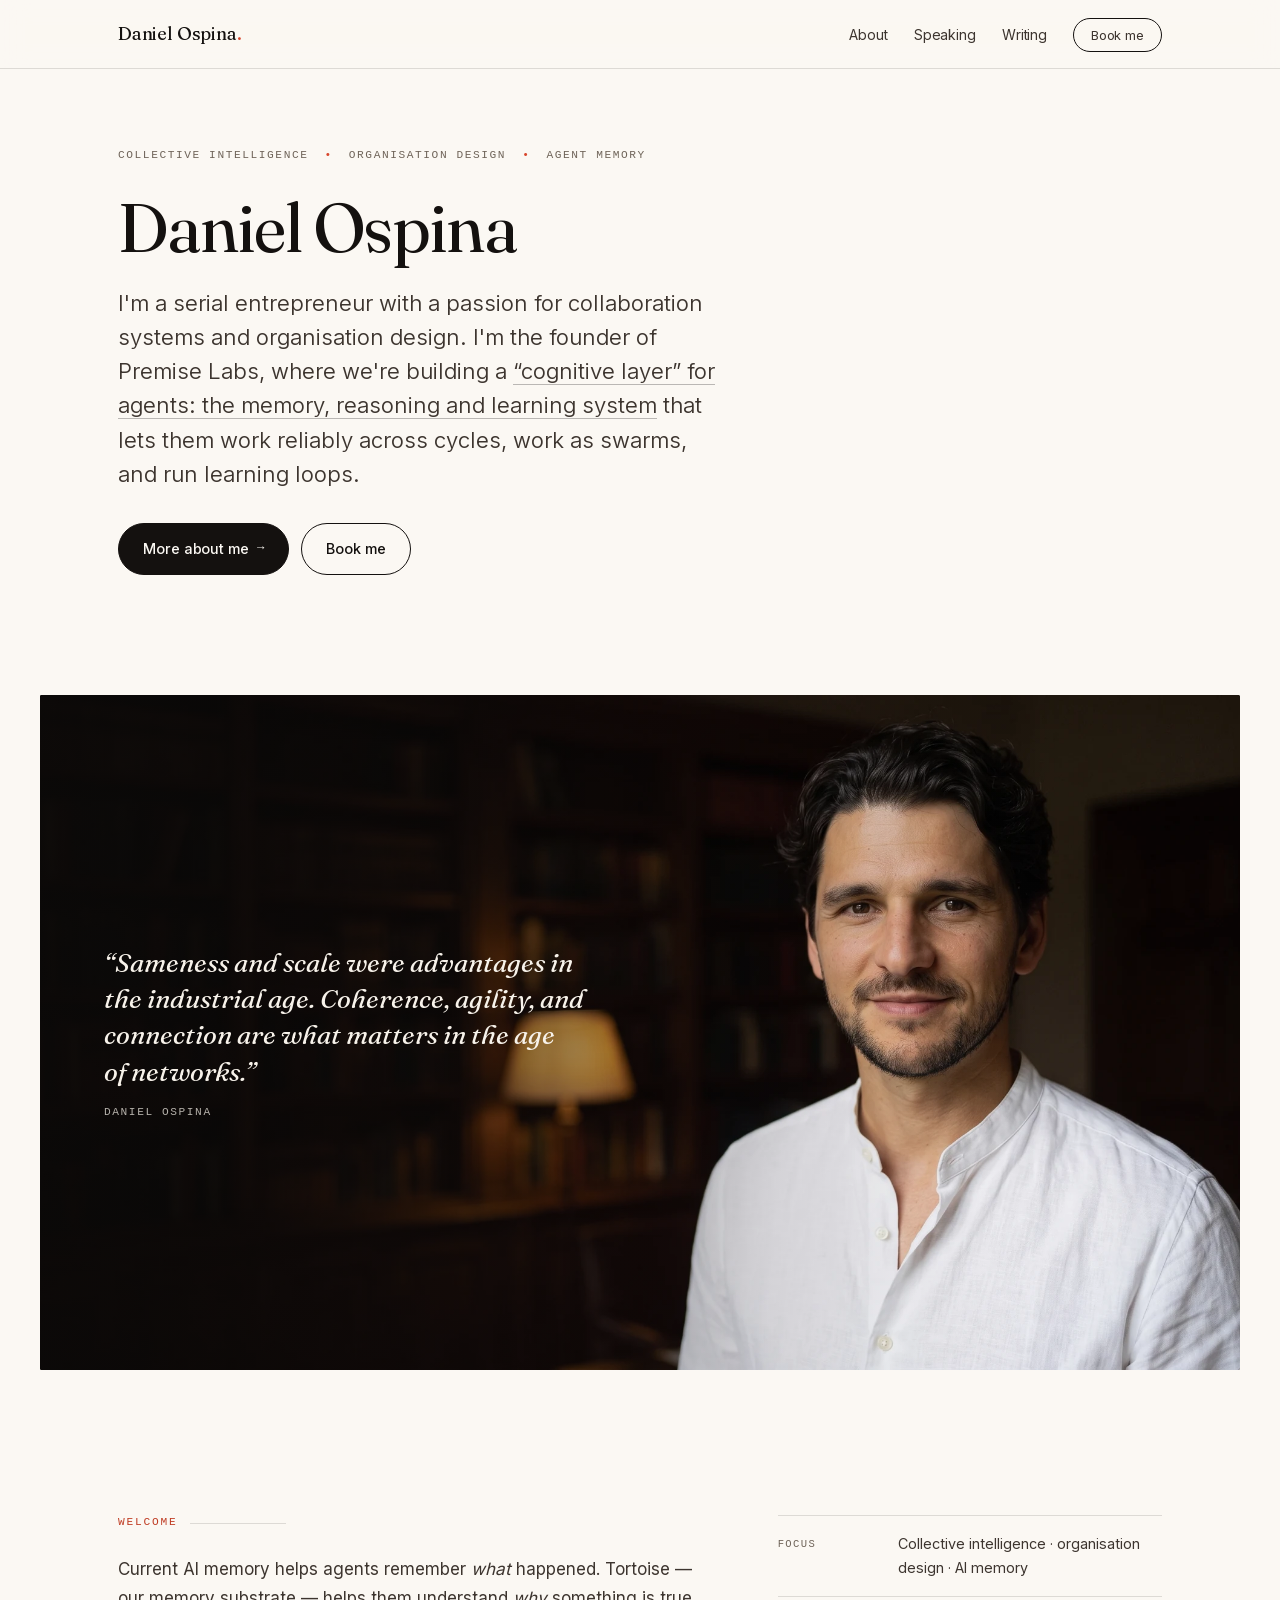
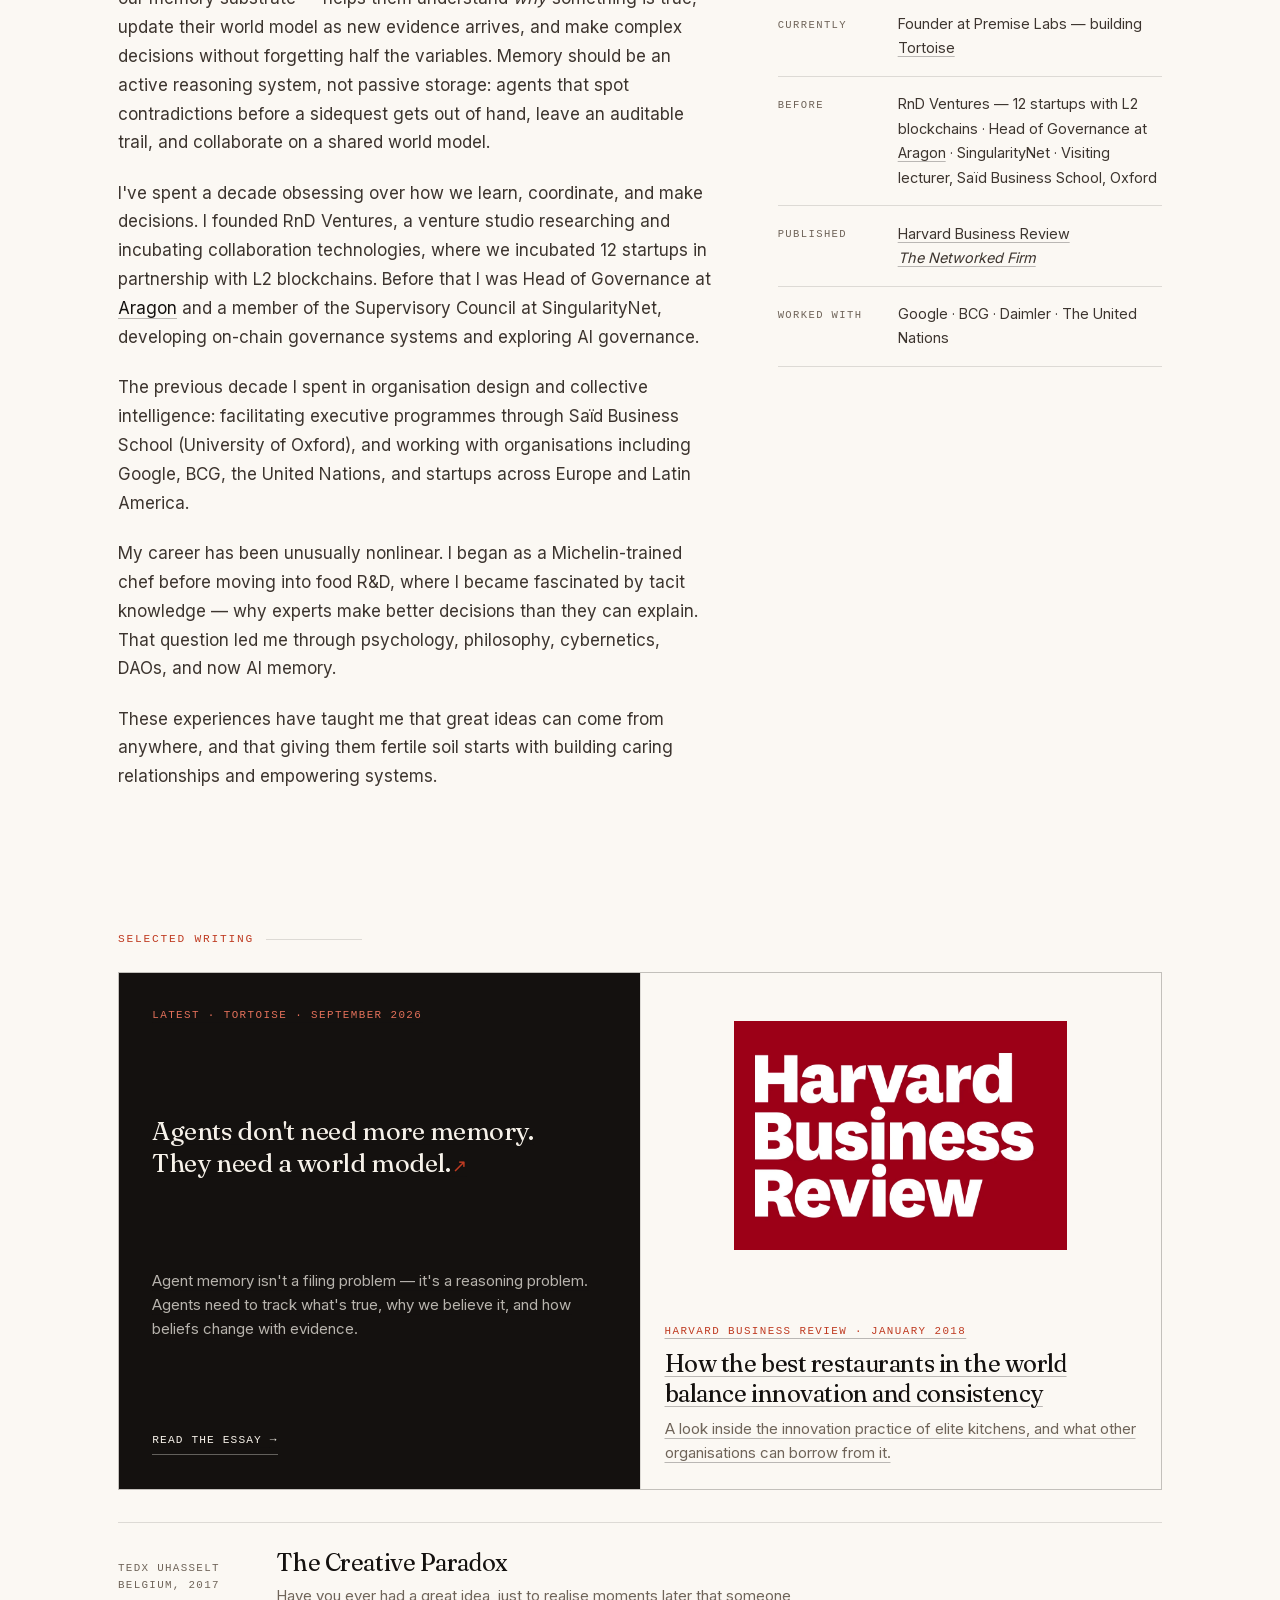
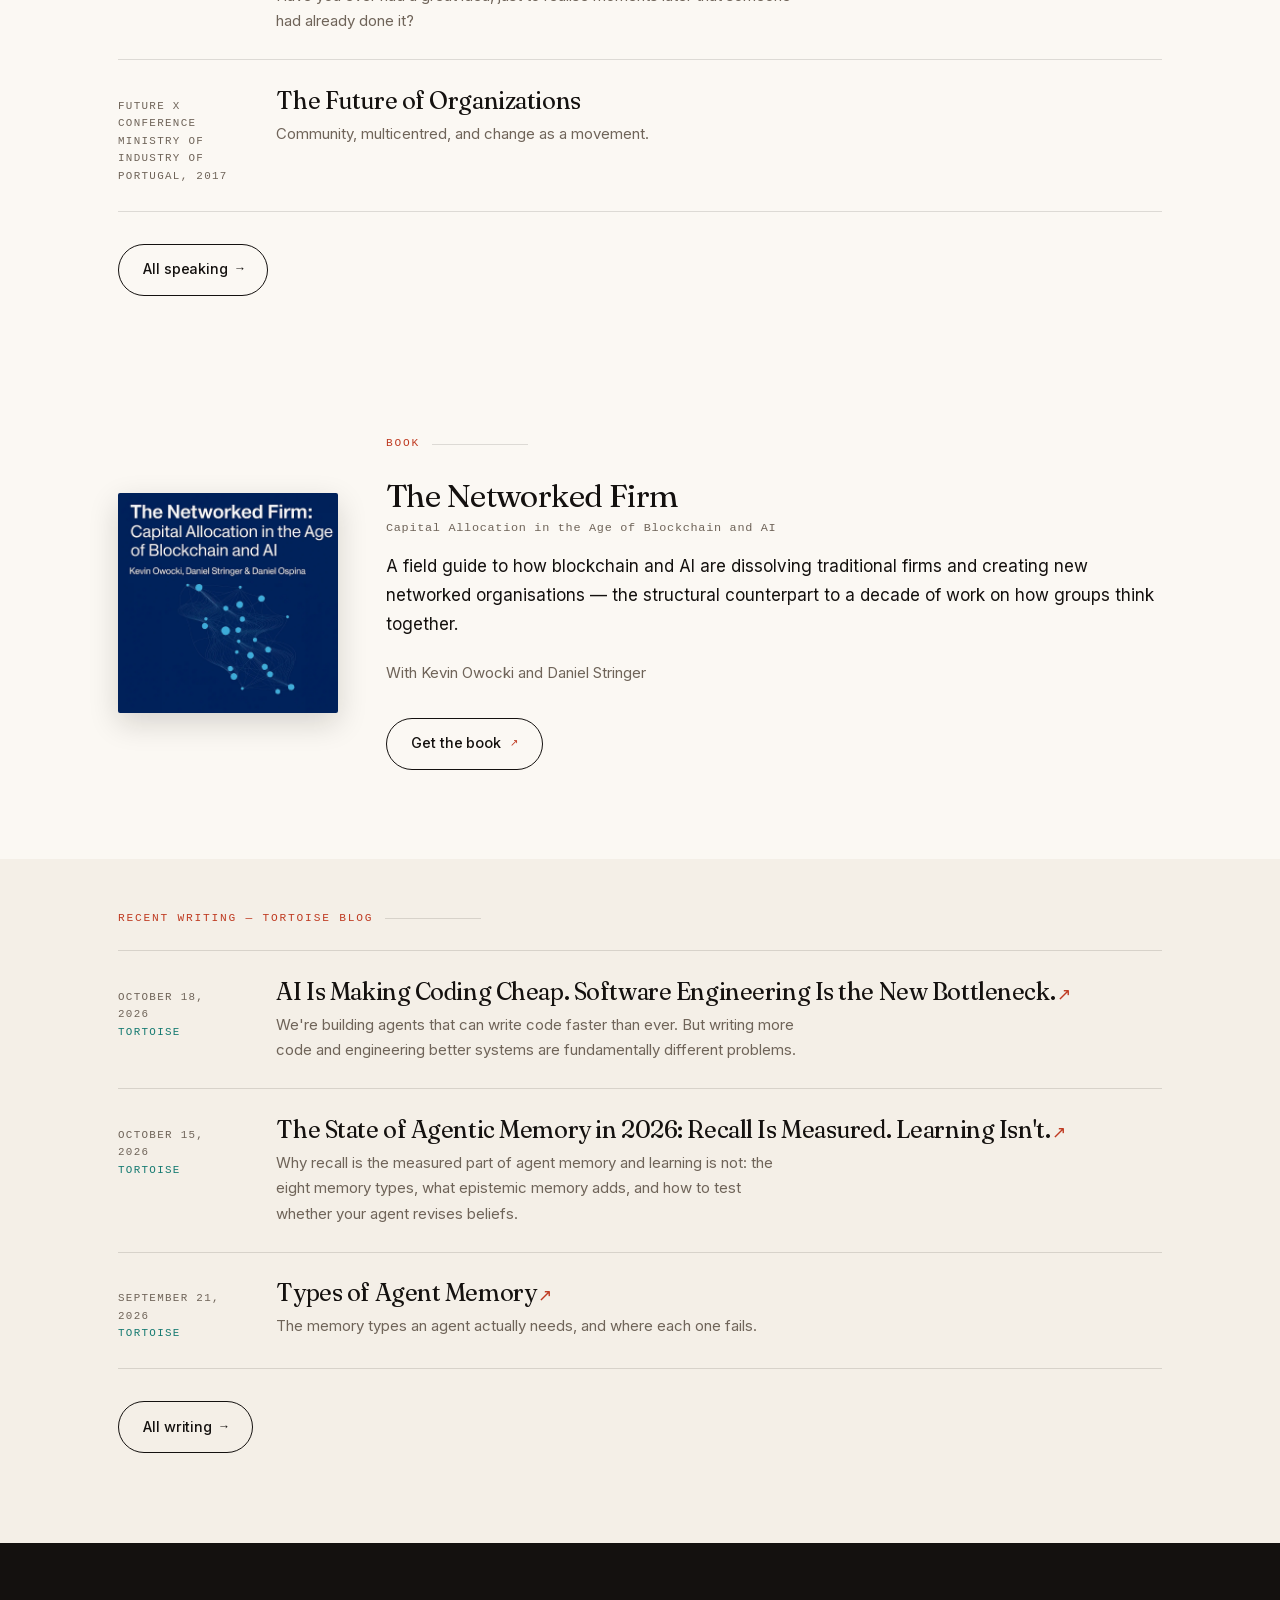
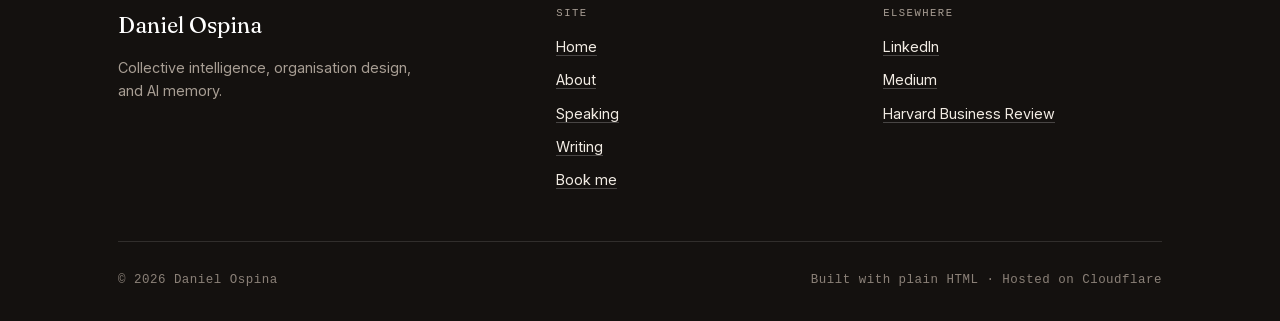
<file: index.html>
<!DOCTYPE html>
<html lang="en">
<head>
<meta charset="utf-8">
<meta name="viewport" content="width=device-width, initial-scale=1">
<title>Daniel Ospina — Collective intelligence, organisation design &amp; AI memory</title>
<meta name="description" content="Founder of Premise Labs, building a cognitive layer for agents — memory, reasoning and learning — so they work reliably across cycles, in swarms, and in learning loops.">
<link rel="canonical" href="https://danielospina.info/">
<meta property="og:site_name" content="Daniel Ospina">
<meta property="og:title" content="Daniel Ospina — Collective intelligence, organisation design &amp; AI memory">
<meta property="og:description" content="Founder of Premise Labs, building a cognitive layer for agents — memory, reasoning and learning — so they work reliably across cycles, in swarms, and in learning loops.">
<meta property="og:url" content="https://danielospina.info/">
<meta property="og:type" content="website">
<meta property="og:image" content="https://danielospina.info/assets/img/og-image.jpg">
<meta property="og:image:width" content="1200">
<meta property="og:image:height" content="630">
<meta property="og:image:alt" content="The main hall at Tech Open Air, Berlin 2017, seen from the back of the audience">
<meta name="twitter:card" content="summary_large_image">
<meta name="twitter:title" content="Daniel Ospina — Collective intelligence, organisation design &amp; AI memory">
<meta name="twitter:description" content="Founder of Premise Labs, building a cognitive layer for agents — memory, reasoning and learning — so they work reliably across cycles, in swarms, and in learning loops.">
<meta name="twitter:image" content="https://danielospina.info/assets/img/og-image.jpg">
<meta name="theme-color" content="#fbf8f3">
<link rel="icon" href="/assets/img/favicon.svg" type="image/svg+xml">
<link rel="apple-touch-icon" href="/assets/img/apple-touch-icon.png">
<link rel="preload" href="/assets/fonts/inter-normal-latin.woff2" as="font" type="font/woff2" crossorigin>
<link rel="preload" href="/assets/fonts/fraunces-normal-latin.woff2" as="font" type="font/woff2" crossorigin>
<link rel="stylesheet" href="/assets/css/site.css">
</head>
<body>
<a class="skip" href="#main">Skip to content</a>
<header class="nav" id="site-nav" data-open="false">
  <div class="wrap nav__inner">
    <a class="nav__brand" href="/">Daniel Ospina<span>.</span></a>
    <button class="nav__toggle" type="button" aria-expanded="false" aria-controls="nav-links" aria-label="Menu">
      <svg width="20" height="14" viewBox="0 0 20 14" fill="none" stroke="currentColor" stroke-width="1.5" aria-hidden="true">
        <path d="M0 1h20M0 7h20M0 13h20"/>
      </svg>
    </button>
    <nav aria-label="Primary">
      <ul class="nav__links" id="nav-links">
        <li><a href="/about/">About</a></li><li><a href="/speaking/">Speaking</a></li><li><a href="/writing/">Writing</a></li>
        <li><a class="nav__cta" href="/book/">Book me</a></li>
      </ul>
    </nav>
  </div>
</header>
<main id="main">

<section class="hero wrap">
  <p class="hero__meta">
    <span>Collective intelligence</span><span class="dot" aria-hidden="true">&bull;</span>
    <span>Organisation design</span><span class="dot" aria-hidden="true">&bull;</span>
    <span>Agent memory</span>
  </p>
  <h1 class="hero__name">Daniel Ospina</h1>
  <p class="hero__lede">I'm a serial entrepreneur with a passion for collaboration systems and
  organisation design. I'm the founder of Premise Labs, where we're building a
  <a href="https://tortoise.premiselabs.co">&ldquo;cognitive layer&rdquo; for agents: the memory, reasoning
  and learning system</a> that lets them work reliably across cycles, work as swarms, and run learning
  loops.</p>
  <div class="btn-row">
    <a class="btn" href="/about/">More about me <span class="arrow" aria-hidden="true">&rarr;</span></a>
    <a class="btn btn--ghost" href="/book/">Book me</a>
  </div>
</section>

<section class="quote-band">
  <img src="/assets/img/daniel-hero-linen-v2.webp" width="2000" height="1117"
       alt="Daniel Ospina" decoding="async">
  <blockquote>
    &ldquo;Sameness and scale were advantages in the industrial age. Coherence, agility, and
    connection are what matters in the age of networks.&rdquo;
    <cite>Daniel Ospina</cite>
  </blockquote>
</section>

<section class="section wrap">
  <div class="intro">
    <div class="prose">
      <h2 class="eyebrow">Welcome</h2>
      <p>Current AI memory helps agents remember <em>what</em> happened. Tortoise &mdash; our memory
      substrate &mdash; helps them understand <em>why</em> something is true, update their world model as
      new evidence arrives, and make complex decisions without forgetting half the variables. Memory
      should be an active reasoning system, not passive storage: agents that spot contradictions before
      a sidequest gets out of hand, leave an auditable trail, and collaborate on a shared world model.</p>
      <p>I've spent a decade obsessing over how we learn, coordinate, and make decisions. I founded
      RnD Ventures, a venture studio researching and incubating collaboration technologies, where we
      incubated 12 startups in partnership with L2 blockchains. Before that I was Head of Governance at
      <a href="https://aragon.org" rel="noopener">Aragon</a> and a member of the Supervisory Council at
      SingularityNet, developing on-chain governance systems and exploring AI governance.</p>
      <p>The previous decade I spent in organisation design and collective intelligence: facilitating
      executive programmes through Sa&iuml;d Business School (University of Oxford), and working with
      organisations including Google, BCG, the United Nations, and startups across Europe and
      Latin America.</p>
      <p>My career has been unusually nonlinear. I began as a Michelin-trained chef before moving into
      food R&amp;D, where I became fascinated by tacit knowledge &mdash; why experts make better decisions
      than they can explain. That question led me through psychology, philosophy, cybernetics, DAOs, and
      now AI memory.</p>
      <p>These experiences have taught me that great ideas can come from anywhere, and that giving them
      fertile soil starts with building caring relationships and empowering systems.</p>
    </div>
    <div class="facts"><div class="facts__row"><div class="facts__k">Focus</div><div class="facts__v">Collective intelligence &middot; organisation design &middot; AI memory</div></div>
<div class="facts__row"><div class="facts__k">Currently</div><div class="facts__v">Founder at Premise Labs &mdash; building <a href="https://tortoise.premiselabs.co" rel="noopener">Tortoise</a></div></div>
<div class="facts__row"><div class="facts__k">Before</div><div class="facts__v">RnD Ventures &mdash; 12 startups with L2 blockchains &middot; Head of Governance at <a href="https://aragon.org" rel="noopener">Aragon</a> &middot; SingularityNet &middot; Visiting lecturer, Sa&iuml;d Business School, Oxford</div></div>
<div class="facts__row"><div class="facts__k">Published</div><div class="facts__v"><a href="https://hbr.org/2018/01/how-the-best-restaurants-in-the-world-balance-innovation-and-consistency" rel="noopener">Harvard Business Review</a><br><a href="/book/"><em>The Networked Firm</em></a></div></div>
<div class="facts__row"><div class="facts__k">Worked with</div><div class="facts__v">Google &middot; BCG &middot; Daimler &middot; The United Nations</div></div></div>
  </div>
</section>

<section class="section wrap">
  <h2 class="eyebrow">Selected writing</h2>
  <div class="grid grid--2" style="margin-bottom:2rem">
    <a class="card card--feature" href="https://tortoise.premiselabs.co/blog/agents-dont-need-more-memory-they-need-a-world-model" rel="noopener">
      <span class="card__kicker">Latest &middot; Tortoise &middot; September 2026</span>
      <h3>Agents don't need more memory. They need a world model.<span class="ext-arrow" aria-hidden="true">&#8599;</span></h3>
      <p>Agent memory isn't a filing problem &mdash; it's a reasoning problem. Agents need to track what's true, why we believe it, and how beliefs change with evidence.</p>
      <span class="card__more">Read the essay <span aria-hidden="true">&rarr;</span></span>
    </a>
    <a class="card card--media card--media--logo" href="https://hbr.org/2018/01/how-the-best-restaurants-in-the-world-balance-innovation-and-consistency" rel="noopener">
      <img src="/assets/img/hbr-logo.webp" width="1024" height="706" alt="Harvard Business Review, January 2018" loading="lazy" decoding="async">
      <div class="card--media__body">
        <span class="card--media__kicker">Harvard Business Review &middot; January 2018</span>
        <h3>How the best restaurants in the world balance innovation and consistency</h3>
        <p>A look inside the innovation practice of elite kitchens, and what other organisations can borrow from it.</p>
      </div>
    </a>
  </div>
  <ul class="list">
  <li class="list__item">
    <div class="list__where">TEDx UHasselt<br>Belgium, 2017</div>
    <div class="list__body"><h3>The Creative Paradox</h3><p>Have you ever had a great idea, just to realise moments later that someone had already done it?</p></div>
  </li>
  <li class="list__item">
    <div class="list__where">Future X Conference<br>Ministry of Industry of Portugal, 2017</div>
    <div class="list__body"><h3>The Future of Organizations</h3><p>Community, multicentred, and change as a movement.</p></div>
  </li>
</ul>
  <div class="btn-row"><a class="btn btn--ghost" href="/speaking/">All speaking <span class="arrow" aria-hidden="true">&rarr;</span></a></div>
</section>

<section class="section wrap">
  <div class="book">
    <a class="book__cover" href="https://allocapital.metalabel.com/record_dvc23nccdarkaobcv?variantId=1" rel="noopener">
      <img src="/assets/img/book-networked-firm.webp" width="900" height="900"
           alt="The Networked Firm: Capital Allocation in the Age of Blockchain and AI" loading="lazy" decoding="async">
    </a>
    <div class="book__body">
      <h2 class="eyebrow">Book</h2>
      <h3>The Networked Firm</h3>
      <p class="book__sub">Capital Allocation in the Age of Blockchain and AI</p>
      <p>A field guide to how blockchain and AI are dissolving traditional firms and creating new
      networked organisations &mdash; the structural counterpart to a decade of work on how groups think
      together.</p>
      <p class="book__by">With Kevin Owocki and Daniel Stringer</p>
      <div class="btn-row"><a class="btn btn--ghost" href="https://allocapital.metalabel.com/record_dvc23nccdarkaobcv?variantId=1" rel="noopener">Get the book <span class="ext-arrow" aria-hidden="true">&#8599;</span></a></div>
    </div>
  </div>
</section>

<section class="section section--sunk">
  <div class="wrap">
    <h2 class="eyebrow">Recent writing &mdash; Tortoise blog</h2>
    <ul class="list">
  <li class="list__item">
    <div class="list__where">October 18, 2026<br><span class="ext">Tortoise</span></div>
    <div class="list__body">
      <h3><a class="title-link" href="https://tortoise.premiselabs.co/blog/agent-memory-software-engineering-bottleneck" rel="noopener">AI Is Making Coding Cheap. Software Engineering Is the New Bottleneck.<span class="ext-arrow" aria-hidden="true">&#8599;</span></a></h3>
      <p>We're building agents that can write code faster than ever. But writing more code and engineering better systems are fundamentally different problems.</p>
    </div>
  </li>
  <li class="list__item">
    <div class="list__where">October 15, 2026<br><span class="ext">Tortoise</span></div>
    <div class="list__body">
      <h3><a class="title-link" href="https://tortoise.premiselabs.co/blog/state-of-agentic-memory-2026" rel="noopener">The State of Agentic Memory in 2026: Recall Is Measured. Learning Isn't.<span class="ext-arrow" aria-hidden="true">&#8599;</span></a></h3>
      <p>Why recall is the measured part of agent memory and learning is not: the eight memory types, what epistemic memory adds, and how to test whether your agent revises beliefs.</p>
    </div>
  </li>
  <li class="list__item">
    <div class="list__where">September 21, 2026<br><span class="ext">Tortoise</span></div>
    <div class="list__body">
      <h3><a class="title-link" href="https://tortoise.premiselabs.co/blog/types-of-agent-memory" rel="noopener">Types of Agent Memory<span class="ext-arrow" aria-hidden="true">&#8599;</span></a></h3>
      <p>The memory types an agent actually needs, and where each one fails.</p>
    </div>
  </li>
</ul>
    <div class="btn-row"><a class="btn btn--ghost" href="/writing/">All writing <span class="arrow" aria-hidden="true">&rarr;</span></a></div>
  </div>
</section>

</main>
<footer class="footer">
  <div class="wrap">
    <div class="footer__grid">
      <div>
        <p class="footer__brand">Daniel Ospina</p>
        <p class="footer__tag">Collective intelligence, organisation design, and AI memory.</p>
      </div>
      <div>
        <h2 class="footer__h">Site</h2>
        <ul>
          <li><a href="/">Home</a></li>
          <li><a href="/about/">About</a></li><li><a href="/speaking/">Speaking</a></li><li><a href="/writing/">Writing</a></li>
          <li><a href="/book/">Book me</a></li>
        </ul>
      </div>
      <div>
        <h2 class="footer__h">Elsewhere</h2>
        <ul><li><a href="https://www.linkedin.com/in/daniel-ospina-77976985" rel="noopener">LinkedIn</a></li><li><a href="https://medium.com/@conductal" rel="noopener">Medium</a></li><li><a href="https://hbr.org/2018/01/how-the-best-restaurants-in-the-world-balance-innovation-and-consistency" rel="noopener">Harvard Business Review</a></li></ul>
      </div>
    </div>
    <div class="footer__base">
      <span>&copy; <span data-year>2026</span> Daniel Ospina</span>
      <span>Built with plain HTML &middot; Hosted on Cloudflare</span>
    </div>
  </div>
</footer>
<script src="/assets/js/site.js" defer></script>
</body>
</html>
</file>
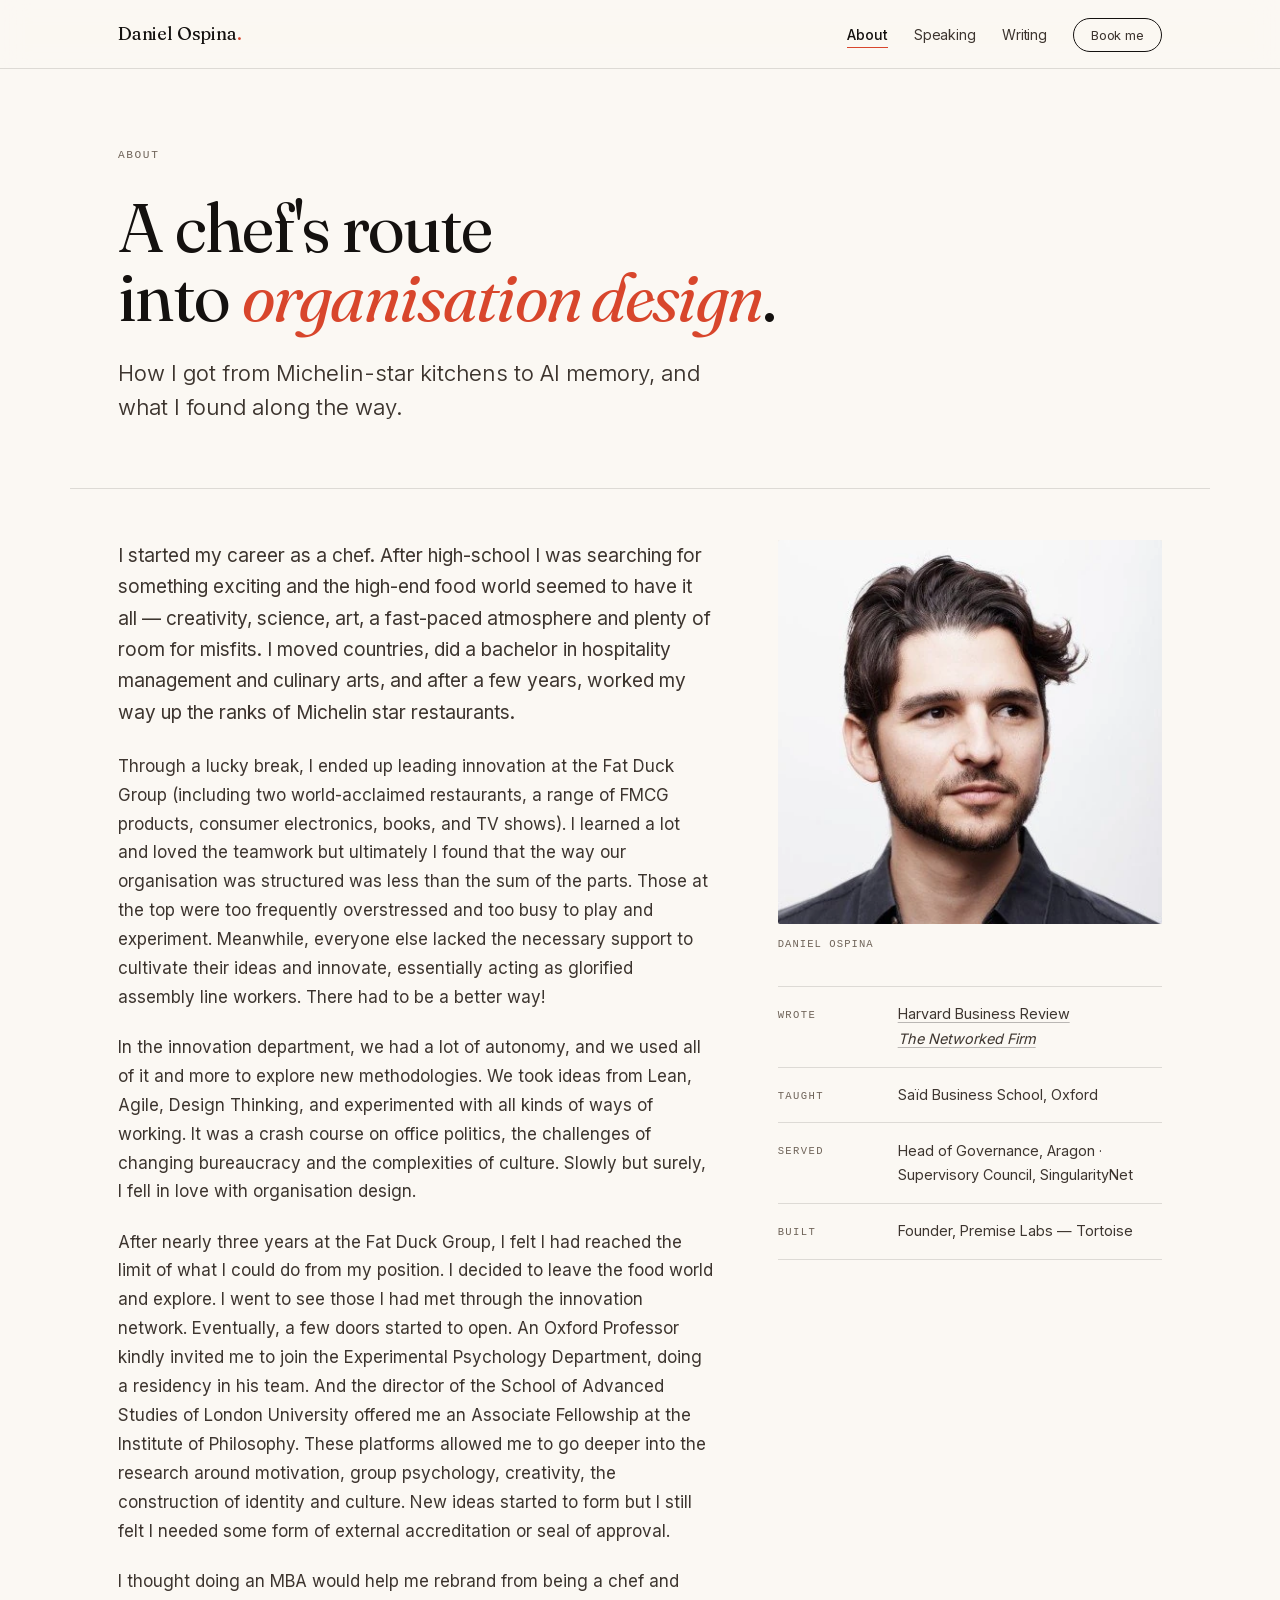
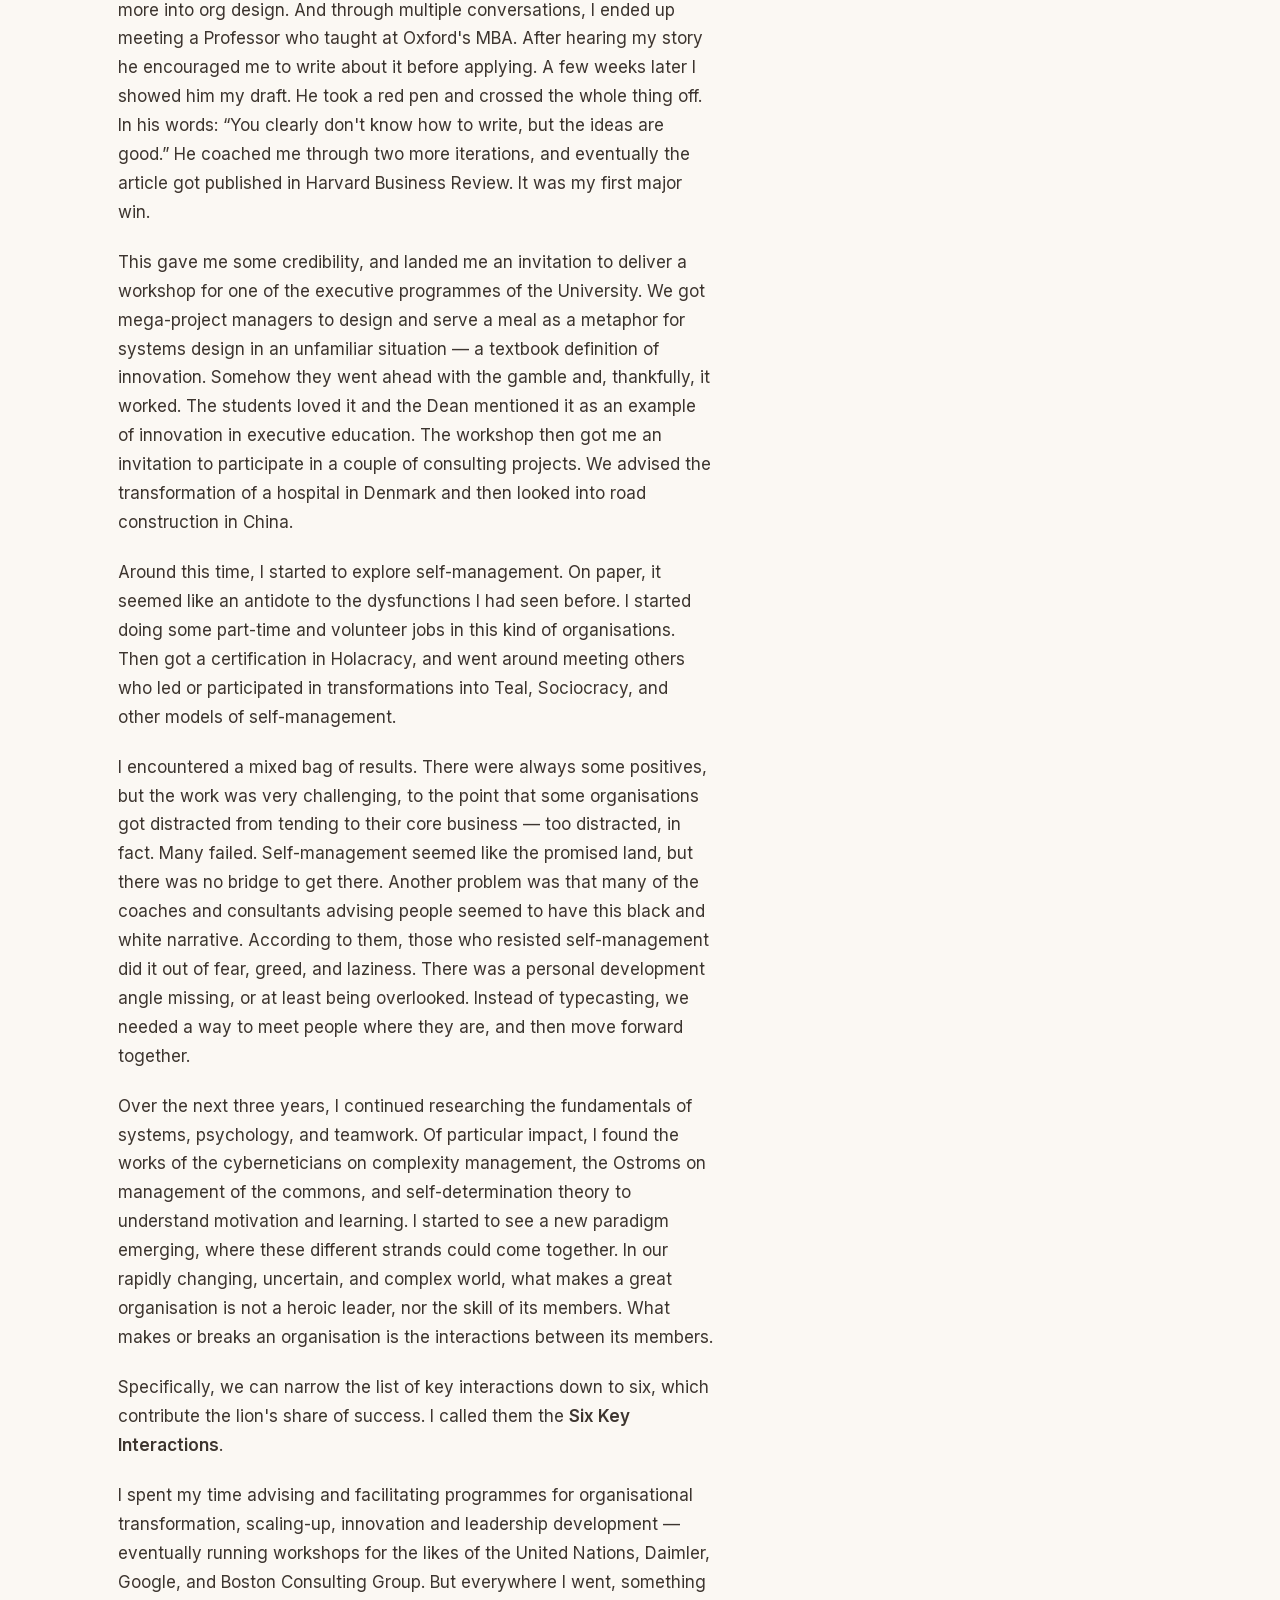
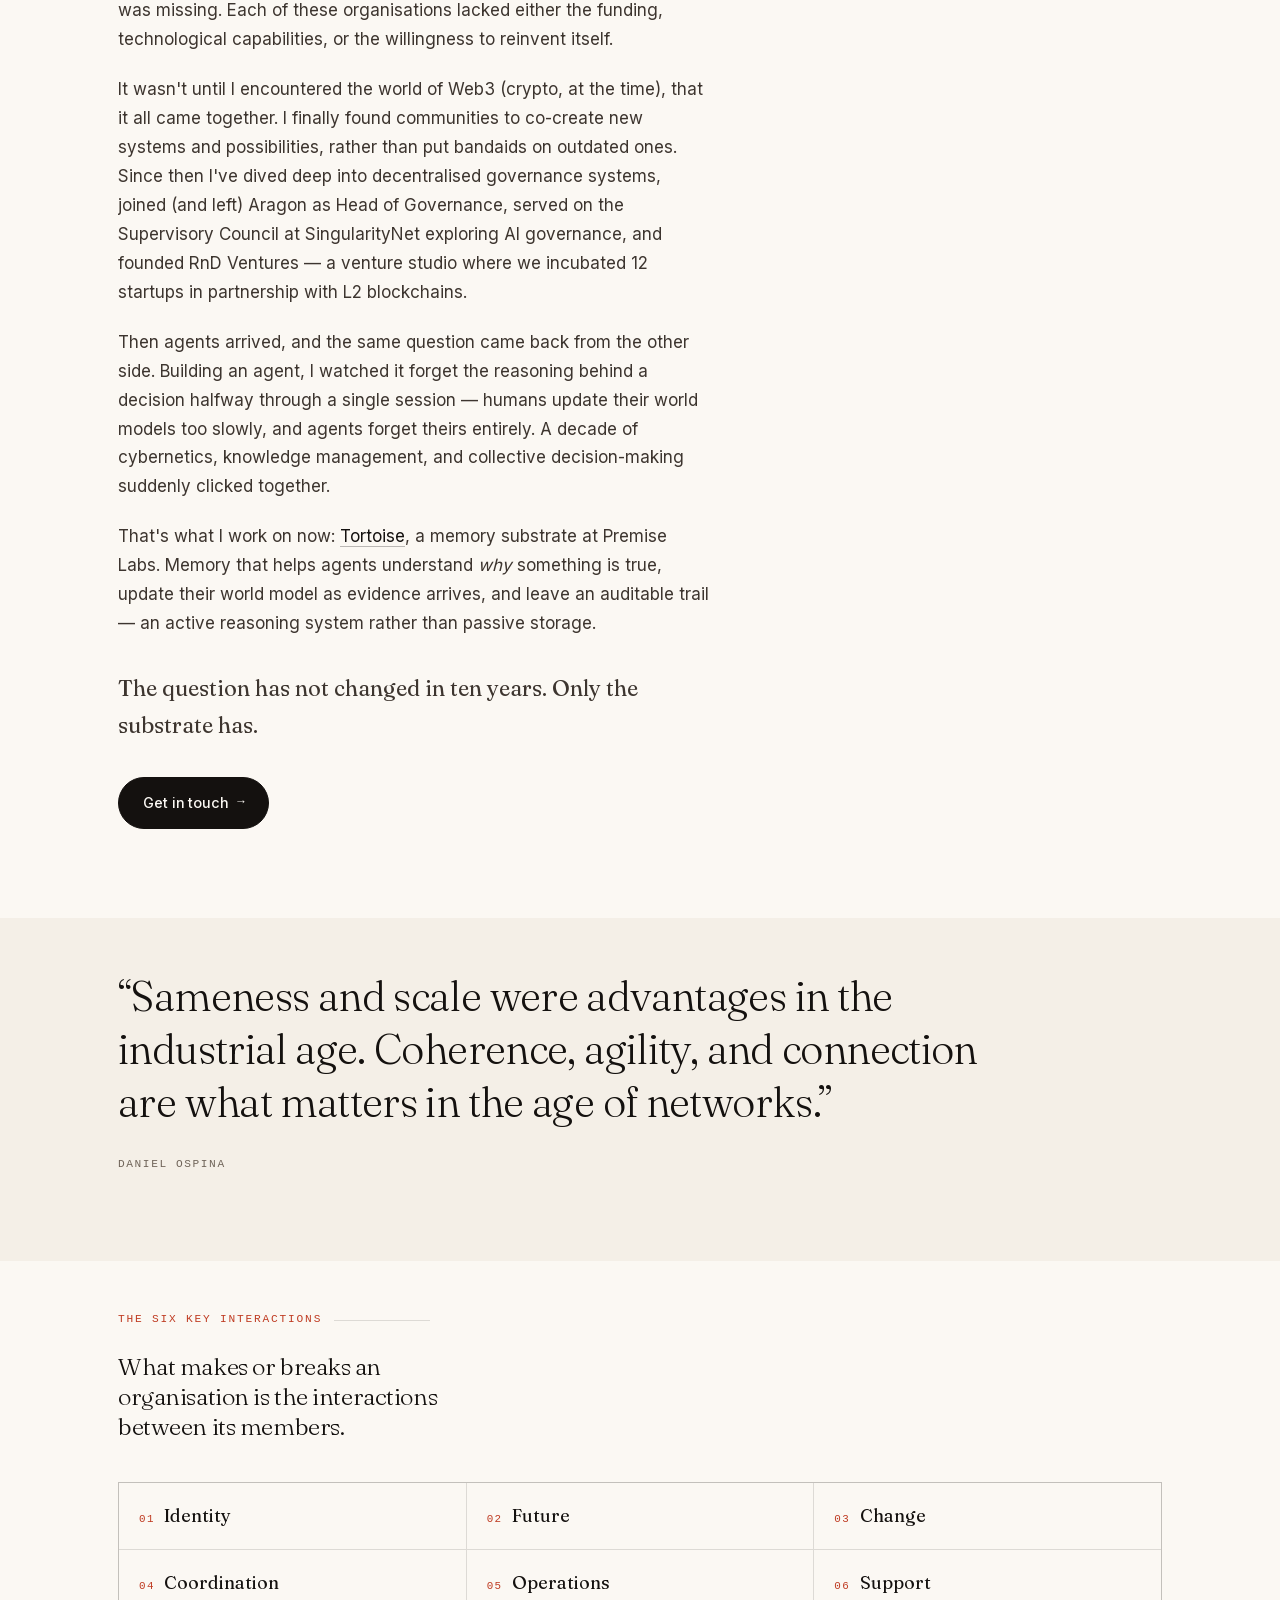
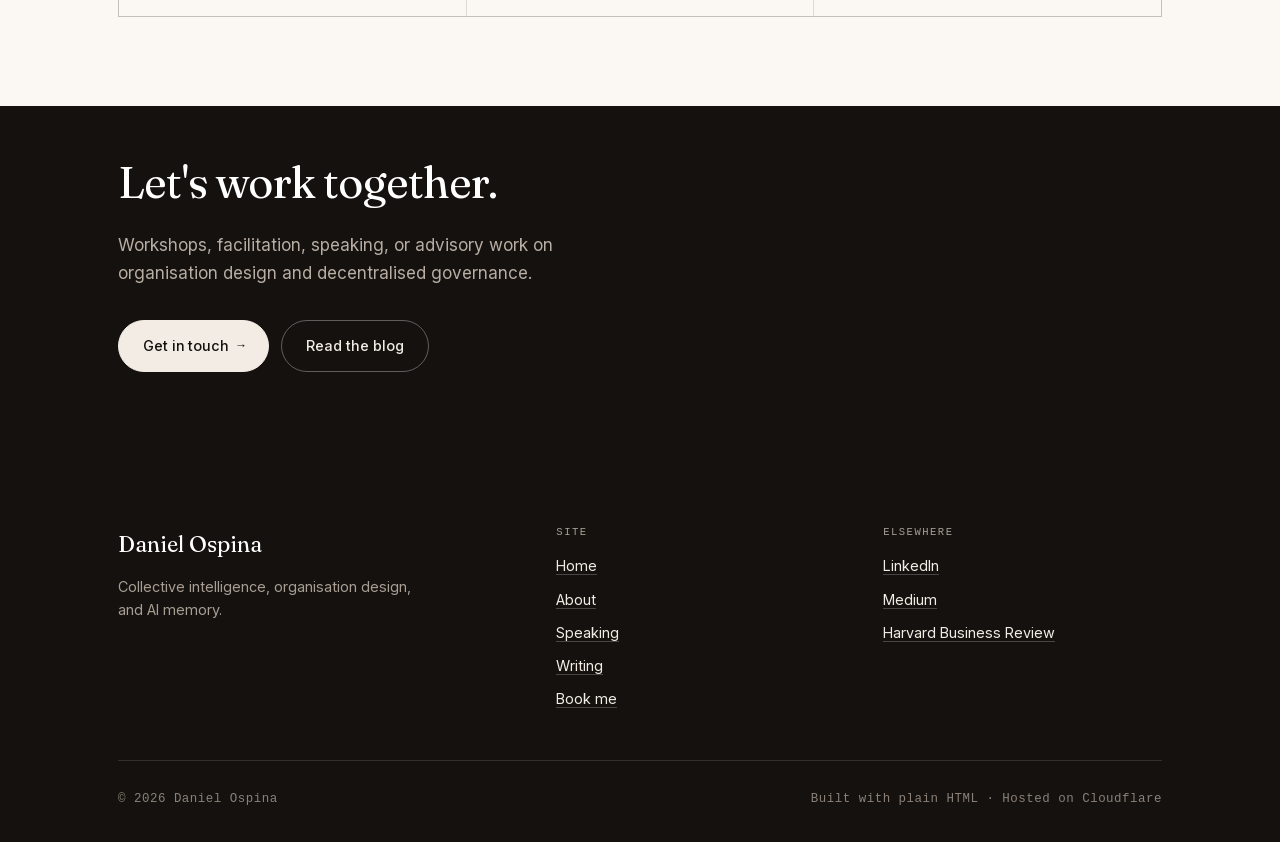
<file: about/index.html>
<!DOCTYPE html>
<html lang="en">
<head>
<meta charset="utf-8">
<meta name="viewport" content="width=device-width, initial-scale=1">
<title>About — Daniel Ospina</title>
<meta name="description" content="From Michelin-star kitchens to AI memory: how Daniel Ospina came to work on why smart groups fail to think together.">
<link rel="canonical" href="https://danielospina.info/about/">
<meta property="og:site_name" content="Daniel Ospina">
<meta property="og:title" content="About — Daniel Ospina">
<meta property="og:description" content="From Michelin-star kitchens to AI memory: how Daniel Ospina came to work on why smart groups fail to think together.">
<meta property="og:url" content="https://danielospina.info/about/">
<meta property="og:type" content="website">
<meta property="og:image" content="https://danielospina.info/assets/img/og-image.jpg">
<meta property="og:image:width" content="1200">
<meta property="og:image:height" content="630">
<meta property="og:image:alt" content="The main hall at Tech Open Air, Berlin 2017, seen from the back of the audience">
<meta name="twitter:card" content="summary_large_image">
<meta name="twitter:title" content="About — Daniel Ospina">
<meta name="twitter:description" content="From Michelin-star kitchens to AI memory: how Daniel Ospina came to work on why smart groups fail to think together.">
<meta name="twitter:image" content="https://danielospina.info/assets/img/og-image.jpg">
<meta name="theme-color" content="#fbf8f3">
<link rel="icon" href="/assets/img/favicon.svg" type="image/svg+xml">
<link rel="apple-touch-icon" href="/assets/img/apple-touch-icon.png">
<link rel="preload" href="/assets/fonts/inter-normal-latin.woff2" as="font" type="font/woff2" crossorigin>
<link rel="preload" href="/assets/fonts/fraunces-normal-latin.woff2" as="font" type="font/woff2" crossorigin>
<link rel="stylesheet" href="/assets/css/site.css">
</head>
<body>
<a class="skip" href="#main">Skip to content</a>
<header class="nav" id="site-nav" data-open="false">
  <div class="wrap nav__inner">
    <a class="nav__brand" href="/">Daniel Ospina<span>.</span></a>
    <button class="nav__toggle" type="button" aria-expanded="false" aria-controls="nav-links" aria-label="Menu">
      <svg width="20" height="14" viewBox="0 0 20 14" fill="none" stroke="currentColor" stroke-width="1.5" aria-hidden="true">
        <path d="M0 1h20M0 7h20M0 13h20"/>
      </svg>
    </button>
    <nav aria-label="Primary">
      <ul class="nav__links" id="nav-links">
        <li><a href="/about/" aria-current="page">About</a></li><li><a href="/speaking/">Speaking</a></li><li><a href="/writing/">Writing</a></li>
        <li><a class="nav__cta" href="/book/">Book me</a></li>
      </ul>
    </nav>
  </div>
</header>
<main id="main">

<section class="hero wrap">
  <p class="hero__meta"><span>About</span></p>
  <h1 class="hero__name">A chef's route<br>into <em>organisation design</em>.</h1>
  <p class="hero__lede">How I got from Michelin-star kitchens to AI memory, and what I found along the way.</p>
</section>

<section class="section wrap rule-top">
  <div class="intro">
    <div class="prose">
      <p>I started my career as a chef. After high-school I was searching for something exciting and the high-end food world seemed to have it all &mdash; creativity, science, art, a fast-paced atmosphere and plenty of room for misfits. I moved countries, did a bachelor in hospitality management and culinary arts, and after a few years, worked my way up the ranks of Michelin star restaurants.</p>
      <p>Through a lucky break, I ended up leading innovation at the Fat Duck Group (including two world-acclaimed restaurants, a range of FMCG products, consumer electronics, books, and TV shows). I learned a lot and loved the teamwork but ultimately I found that the way our organisation was structured was less than the sum of the parts. Those at the top were too frequently overstressed and too busy to play and experiment. Meanwhile, everyone else lacked the necessary support to cultivate their ideas and innovate, essentially acting as glorified assembly line workers. There had to be a better way!</p>
      <p>In the innovation department, we had a lot of autonomy, and we used all of it and more to explore new methodologies. We took ideas from Lean, Agile, Design Thinking, and experimented with all kinds of ways of working. It was a crash course on office politics, the challenges of changing bureaucracy and the complexities of culture. Slowly but surely, I fell in love with organisation design.</p>
      <p>After nearly three years at the Fat Duck Group, I felt I had reached the limit of what I could do from my position. I decided to leave the food world and explore. I went to see those I had met through the innovation network. Eventually, a few doors started to open. An Oxford Professor kindly invited me to join the Experimental Psychology Department, doing a residency in his team. And the director of the School of Advanced Studies of London University offered me an Associate Fellowship at the Institute of Philosophy. These platforms allowed me to go deeper into the research around motivation, group psychology, creativity, the construction of identity and culture. New ideas started to form but I still felt I needed some form of external accreditation or seal of approval.</p>
      <p>I thought doing an MBA would help me rebrand from being a chef and more into org design. And through multiple conversations, I ended up meeting a Professor who taught at Oxford's MBA. After hearing my story he encouraged me to write about it before applying. A few weeks later I showed him my draft. He took a red pen and crossed the whole thing off. In his words: &ldquo;You clearly don't know how to write, but the ideas are good.&rdquo; He coached me through two more iterations, and eventually the article got published in Harvard Business Review. It was my first major win.</p>
      <p>This gave me some credibility, and landed me an invitation to deliver a workshop for one of the executive programmes of the University. We got mega-project managers to design and serve a meal as a metaphor for systems design in an unfamiliar situation &mdash; a textbook definition of innovation. Somehow they went ahead with the gamble and, thankfully, it worked. The students loved it and the Dean mentioned it as an example of innovation in executive education. The workshop then got me an invitation to participate in a couple of consulting projects. We advised the transformation of a hospital in Denmark and then looked into road construction in China.</p>
      <p>Around this time, I started to explore self-management. On paper, it seemed like an antidote to the dysfunctions I had seen before. I started doing some part-time and volunteer jobs in this kind of organisations. Then got a certification in Holacracy, and went around meeting others who led or participated in transformations into Teal, Sociocracy, and other models of self-management.</p>
      <p>I encountered a mixed bag of results. There were always some positives, but the work was very challenging, to the point that some organisations got distracted from tending to their core business &mdash; too distracted, in fact. Many failed. Self-management seemed like the promised land, but there was no bridge to get there. Another problem was that many of the coaches and consultants advising people seemed to have this black and white narrative. According to them, those who resisted self-management did it out of fear, greed, and laziness. There was a personal development angle missing, or at least being overlooked. Instead of typecasting, we needed a way to meet people where they are, and then move forward together.</p>
      <p>Over the next three years, I continued researching the fundamentals of systems, psychology, and teamwork. Of particular impact, I found the works of the cyberneticians on complexity management, the Ostroms on management of the commons, and self-determination theory to understand motivation and learning. I started to see a new paradigm emerging, where these different strands could come together. In our rapidly changing, uncertain, and complex world, what makes a great organisation is not a heroic leader, nor the skill of its members. What makes or breaks an organisation is the interactions between its members.</p>
      <p>Specifically, we can narrow the list of key interactions down to six, which contribute the lion's share of success. I called them the <strong>Six Key Interactions</strong>.</p>
      <p>I spent my time advising and facilitating programmes for organisational transformation, scaling-up, innovation and leadership development &mdash; eventually running workshops for the likes of the United Nations, Daimler, Google, and Boston Consulting Group. But everywhere I went, something was missing. Each of these organisations lacked either the funding, technological capabilities, or the willingness to reinvent itself.</p>
      <p>It wasn't until I encountered the world of Web3 (crypto, at the time), that it all came together. I finally found communities to co-create new systems and possibilities, rather than put bandaids on outdated ones. Since then I've dived deep into decentralised governance systems, joined (and left) Aragon as Head of Governance, served on the Supervisory Council at SingularityNet exploring AI governance, and founded RnD Ventures &mdash; a venture studio where we incubated 12 startups in partnership with L2 blockchains.</p>
      <p>Then agents arrived, and the same question came back from the other side. Building an agent, I watched it forget the reasoning behind a decision halfway through a single session &mdash; humans update their world models too slowly, and agents forget theirs entirely. A decade of cybernetics, knowledge management, and collective decision-making suddenly clicked together.</p>
      <p>That's what I work on now: <a href="https://tortoise.premiselabs.co" rel="noopener">Tortoise</a>, a memory substrate at Premise Labs. Memory that helps agents understand <em>why</em> something is true, update their world model as evidence arrives, and leave an auditable trail &mdash; an active reasoning system rather than passive storage.</p>
      <p class="closing">The question has not changed in ten years. Only the substrate has.</p>
      <div class="btn-row"><a class="btn" href="/book/">Get in touch <span class="arrow" aria-hidden="true">&rarr;</span></a></div>
    </div>
    <aside>
      <figure class="photo-figure">
        <div class="photo photo--portrait">
          <img src="/assets/img/daniel-portrait.webp"
               alt="Portrait of Daniel Ospina"
               width="400" height="400" loading="lazy" decoding="async">
        </div>
        <figcaption>Daniel Ospina</figcaption>
      </figure>
      <div class="facts" style="margin-top:2rem">
        <div class="facts__row"><div class="facts__k">Wrote</div><div class="facts__v"><a href="https://hbr.org/2018/01/how-the-best-restaurants-in-the-world-balance-innovation-and-consistency" rel="noopener">Harvard Business Review</a><br><a href="/book/"><em>The Networked Firm</em></a></div></div>
        <div class="facts__row"><div class="facts__k">Taught</div><div class="facts__v">Sa&iuml;d Business School, Oxford</div></div>
        <div class="facts__row"><div class="facts__k">Served</div><div class="facts__v">Head of Governance, Aragon &middot; Supervisory Council, SingularityNet</div></div>
        <div class="facts__row"><div class="facts__k">Built</div><div class="facts__v">Founder, Premise Labs &mdash; Tortoise</div></div>
      </div>
    </aside>
  </div>
</section>

<section class="section section--sunk">
  <div class="wrap">
    <blockquote class="statement">&ldquo;Sameness and scale were advantages in the industrial age. Coherence, agility, and connection are what matters in the age of networks.&rdquo;<span class="statement__source">Daniel Ospina</span></blockquote>
  </div>
</section>

<section class="section wrap">
  <h2 class="eyebrow">The Six Key Interactions</h2>
  <h3 class="about-sub">What makes or breaks an organisation is the interactions between its members.</h3>
  <ul class="six">
<li><span class="card__num">01</span> Identity</li>
<li><span class="card__num">02</span> Future</li>
<li><span class="card__num">03</span> Change</li>
<li><span class="card__num">04</span> Coordination</li>
<li><span class="card__num">05</span> Operations</li>
<li><span class="card__num">06</span> Support</li>
  </ul>
</section>

<section class="section section--ink">
  <div class="wrap">
    <h2>Let's work together.</h2>
    <p class="muted-inverse">Workshops, facilitation, speaking, or advisory work on organisation
    design and decentralised governance.</p>
    <div class="btn-row"><a class="btn" href="/book/">Get in touch <span class="arrow" aria-hidden="true">&rarr;</span></a>
    <a class="btn btn--ghost" href="/writing/">Read the blog</a></div>
  </div>
</section>

</main>
<footer class="footer">
  <div class="wrap">
    <div class="footer__grid">
      <div>
        <p class="footer__brand">Daniel Ospina</p>
        <p class="footer__tag">Collective intelligence, organisation design, and AI memory.</p>
      </div>
      <div>
        <h2 class="footer__h">Site</h2>
        <ul>
          <li><a href="/">Home</a></li>
          <li><a href="/about/">About</a></li><li><a href="/speaking/">Speaking</a></li><li><a href="/writing/">Writing</a></li>
          <li><a href="/book/">Book me</a></li>
        </ul>
      </div>
      <div>
        <h2 class="footer__h">Elsewhere</h2>
        <ul><li><a href="https://www.linkedin.com/in/daniel-ospina-77976985" rel="noopener">LinkedIn</a></li><li><a href="https://medium.com/@conductal" rel="noopener">Medium</a></li><li><a href="https://hbr.org/2018/01/how-the-best-restaurants-in-the-world-balance-innovation-and-consistency" rel="noopener">Harvard Business Review</a></li></ul>
      </div>
    </div>
    <div class="footer__base">
      <span>&copy; <span data-year>2026</span> Daniel Ospina</span>
      <span>Built with plain HTML &middot; Hosted on Cloudflare</span>
    </div>
  </div>
</footer>
<script src="/assets/js/site.js" defer></script>
</body>
</html>
</file>
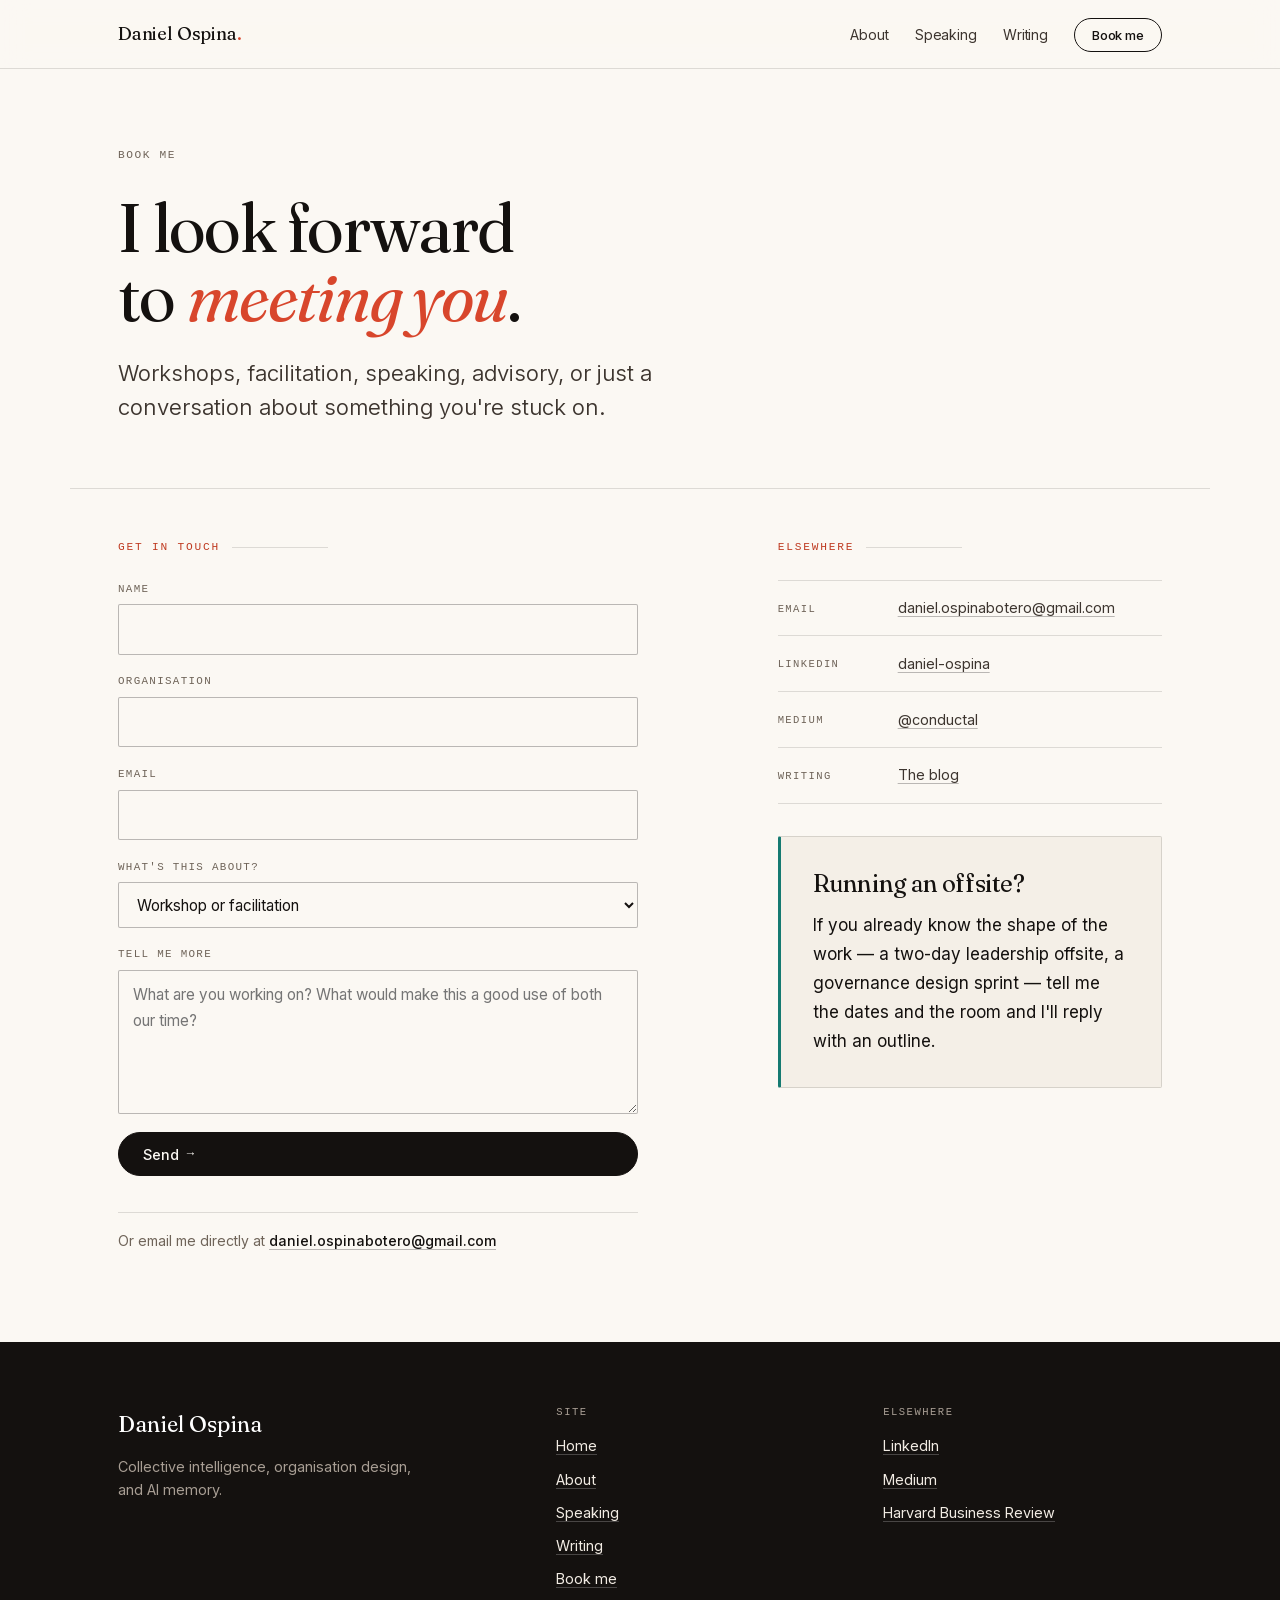
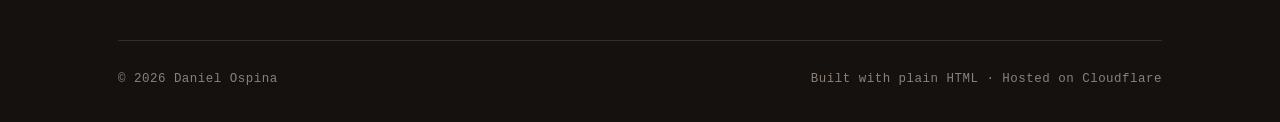
<file: book/index.html>
<!DOCTYPE html>
<html lang="en">
<head>
<meta charset="utf-8">
<meta name="viewport" content="width=device-width, initial-scale=1">
<title>Book me — Daniel Ospina</title>
<meta name="description" content="Get in touch with Daniel Ospina about workshops, facilitation, speaking, or advisory work.">
<link rel="canonical" href="https://danielospina.info/book/">
<meta property="og:site_name" content="Daniel Ospina">
<meta property="og:title" content="Book me — Daniel Ospina">
<meta property="og:description" content="Get in touch with Daniel Ospina about workshops, facilitation, speaking, or advisory work.">
<meta property="og:url" content="https://danielospina.info/book/">
<meta property="og:type" content="website">
<meta property="og:image" content="https://danielospina.info/assets/img/og-image.jpg">
<meta property="og:image:width" content="1200">
<meta property="og:image:height" content="630">
<meta property="og:image:alt" content="The main hall at Tech Open Air, Berlin 2017, seen from the back of the audience">
<meta name="twitter:card" content="summary_large_image">
<meta name="twitter:title" content="Book me — Daniel Ospina">
<meta name="twitter:description" content="Get in touch with Daniel Ospina about workshops, facilitation, speaking, or advisory work.">
<meta name="twitter:image" content="https://danielospina.info/assets/img/og-image.jpg">
<meta name="theme-color" content="#fbf8f3">
<link rel="icon" href="/assets/img/favicon.svg" type="image/svg+xml">
<link rel="apple-touch-icon" href="/assets/img/apple-touch-icon.png">
<link rel="preload" href="/assets/fonts/inter-normal-latin.woff2" as="font" type="font/woff2" crossorigin>
<link rel="preload" href="/assets/fonts/fraunces-normal-latin.woff2" as="font" type="font/woff2" crossorigin>
<link rel="stylesheet" href="/assets/css/site.css">
</head>
<body>
<a class="skip" href="#main">Skip to content</a>
<header class="nav" id="site-nav" data-open="false">
  <div class="wrap nav__inner">
    <a class="nav__brand" href="/">Daniel Ospina<span>.</span></a>
    <button class="nav__toggle" type="button" aria-expanded="false" aria-controls="nav-links" aria-label="Menu">
      <svg width="20" height="14" viewBox="0 0 20 14" fill="none" stroke="currentColor" stroke-width="1.5" aria-hidden="true">
        <path d="M0 1h20M0 7h20M0 13h20"/>
      </svg>
    </button>
    <nav aria-label="Primary">
      <ul class="nav__links" id="nav-links">
        <li><a href="/about/">About</a></li><li><a href="/speaking/">Speaking</a></li><li><a href="/writing/">Writing</a></li>
        <li><a class="nav__cta" href="/book/" aria-current="page">Book me</a></li>
      </ul>
    </nav>
  </div>
</header>
<main id="main">

<section class="hero wrap">
  <p class="hero__meta"><span>Book me</span></p>
  <h1 class="hero__name">I look forward<br>to <em>meeting you</em>.</h1>
  <p class="hero__lede">Workshops, facilitation, speaking, advisory, or just a conversation about
  something you're stuck on.</p>
</section>

<section class="section wrap rule-top">
  <div class="intro">
    <div>
      <h2 class="eyebrow">Get in touch</h2>
      <form class="form" data-form="contact" method="post" action="">
        <div class="field">
          <label for="c-name">Name</label>
          <input id="c-name" name="name" type="text" autocomplete="name" required>
        </div>
        <div class="field">
          <label for="c-org">Organisation</label>
          <input id="c-org" name="organisation" type="text" autocomplete="organization">
        </div>
        <div class="field">
          <label for="c-email">Email</label>
          <input id="c-email" name="email" type="email" autocomplete="email" required>
        </div>
        <div class="field">
          <label for="c-kind">What's this about?</label>
          <select id="c-kind" name="kind">
            <option>Workshop or facilitation</option>
            <option>Speaking or a keynote</option>
            <option>Advisory or consulting</option>
            <option>Something else</option>
          </select>
        </div>
        <div class="field">
          <label for="c-msg">Tell me more</label>
          <textarea id="c-msg" name="message" required placeholder="What are you working on? What would make this a good use of both our time?"></textarea>
        </div>
        <button class="btn" type="submit">Send <span class="arrow" aria-hidden="true">&rarr;</span></button>
        <p class="form__note" data-form-note role="status"></p>
        <p class="form__direct">Or email me directly at
          <a href="mailto:daniel.ospinabotero&#64;gmail.com">daniel.ospinabotero&#64;gmail.com</a></p>
      </form>
    </div>
    <div>
      <h2 class="eyebrow">Elsewhere</h2>
      <div class="facts">
        <div class="facts__row"><div class="facts__k">Email</div><div class="facts__v"><a href="mailto:daniel.ospinabotero&#64;gmail.com">daniel.ospinabotero&#64;gmail.com</a></div></div>
        <div class="facts__row"><div class="facts__k">LinkedIn</div><div class="facts__v"><a href="https://www.linkedin.com/in/daniel-ospina-77976985" rel="noopener">daniel-ospina</a></div></div>
        <div class="facts__row"><div class="facts__k">Medium</div><div class="facts__v"><a href="https://medium.com/@conductal" rel="noopener">@conductal</a></div></div>
        <div class="facts__row"><div class="facts__k">Writing</div><div class="facts__v"><a href="/writing/">The blog</a></div></div>
      </div>
      <div class="callout" style="margin-top:2rem">
        <h3>Running an offsite?</h3>
        <p>If you already know the shape of the work &mdash; a two-day leadership offsite, a
        governance design sprint &mdash; tell me the dates and the room and I'll reply with an
        outline.</p>
      </div>
    </div>
  </div>
</section>

</main>
<footer class="footer">
  <div class="wrap">
    <div class="footer__grid">
      <div>
        <p class="footer__brand">Daniel Ospina</p>
        <p class="footer__tag">Collective intelligence, organisation design, and AI memory.</p>
      </div>
      <div>
        <h2 class="footer__h">Site</h2>
        <ul>
          <li><a href="/">Home</a></li>
          <li><a href="/about/">About</a></li><li><a href="/speaking/">Speaking</a></li><li><a href="/writing/">Writing</a></li>
          <li><a href="/book/">Book me</a></li>
        </ul>
      </div>
      <div>
        <h2 class="footer__h">Elsewhere</h2>
        <ul><li><a href="https://www.linkedin.com/in/daniel-ospina-77976985" rel="noopener">LinkedIn</a></li><li><a href="https://medium.com/@conductal" rel="noopener">Medium</a></li><li><a href="https://hbr.org/2018/01/how-the-best-restaurants-in-the-world-balance-innovation-and-consistency" rel="noopener">Harvard Business Review</a></li></ul>
      </div>
    </div>
    <div class="footer__base">
      <span>&copy; <span data-year>2026</span> Daniel Ospina</span>
      <span>Built with plain HTML &middot; Hosted on Cloudflare</span>
    </div>
  </div>
</footer>
<script src="/assets/js/site.js" defer></script>
</body>
</html>
</file>
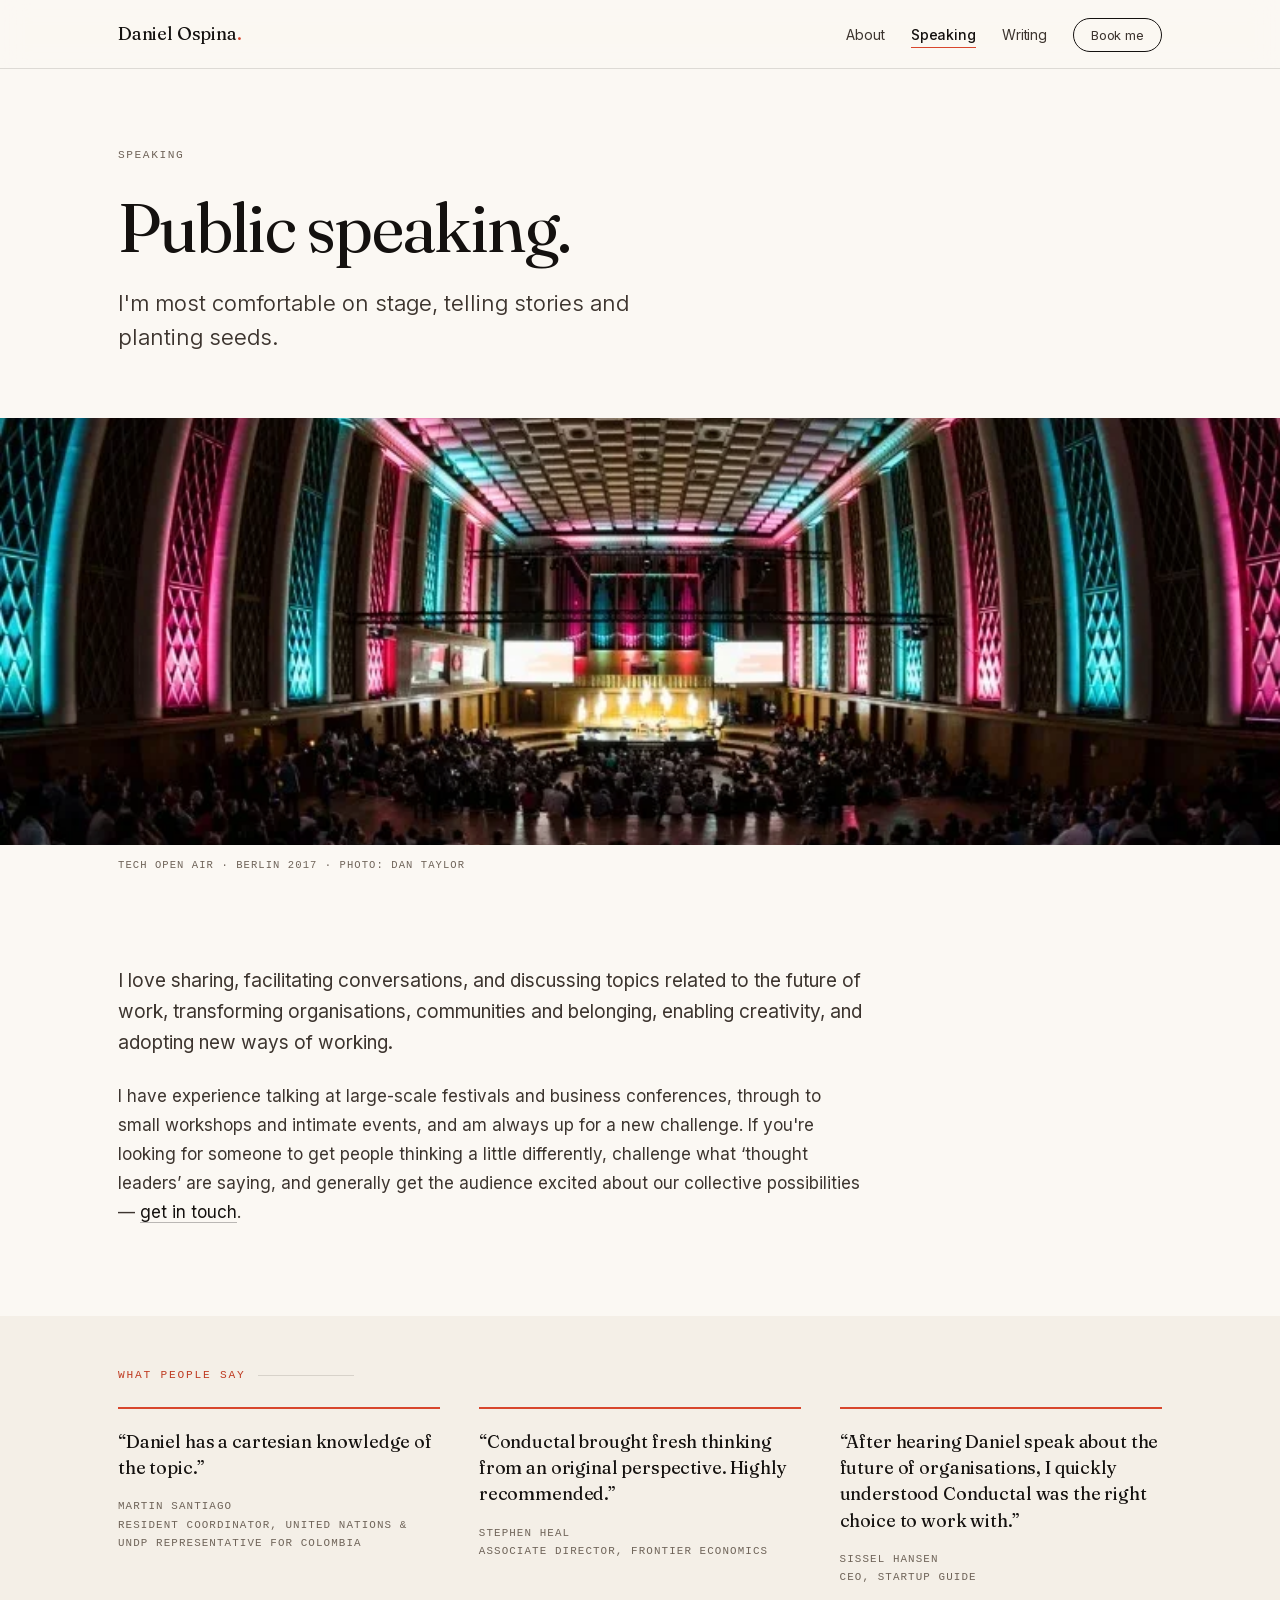
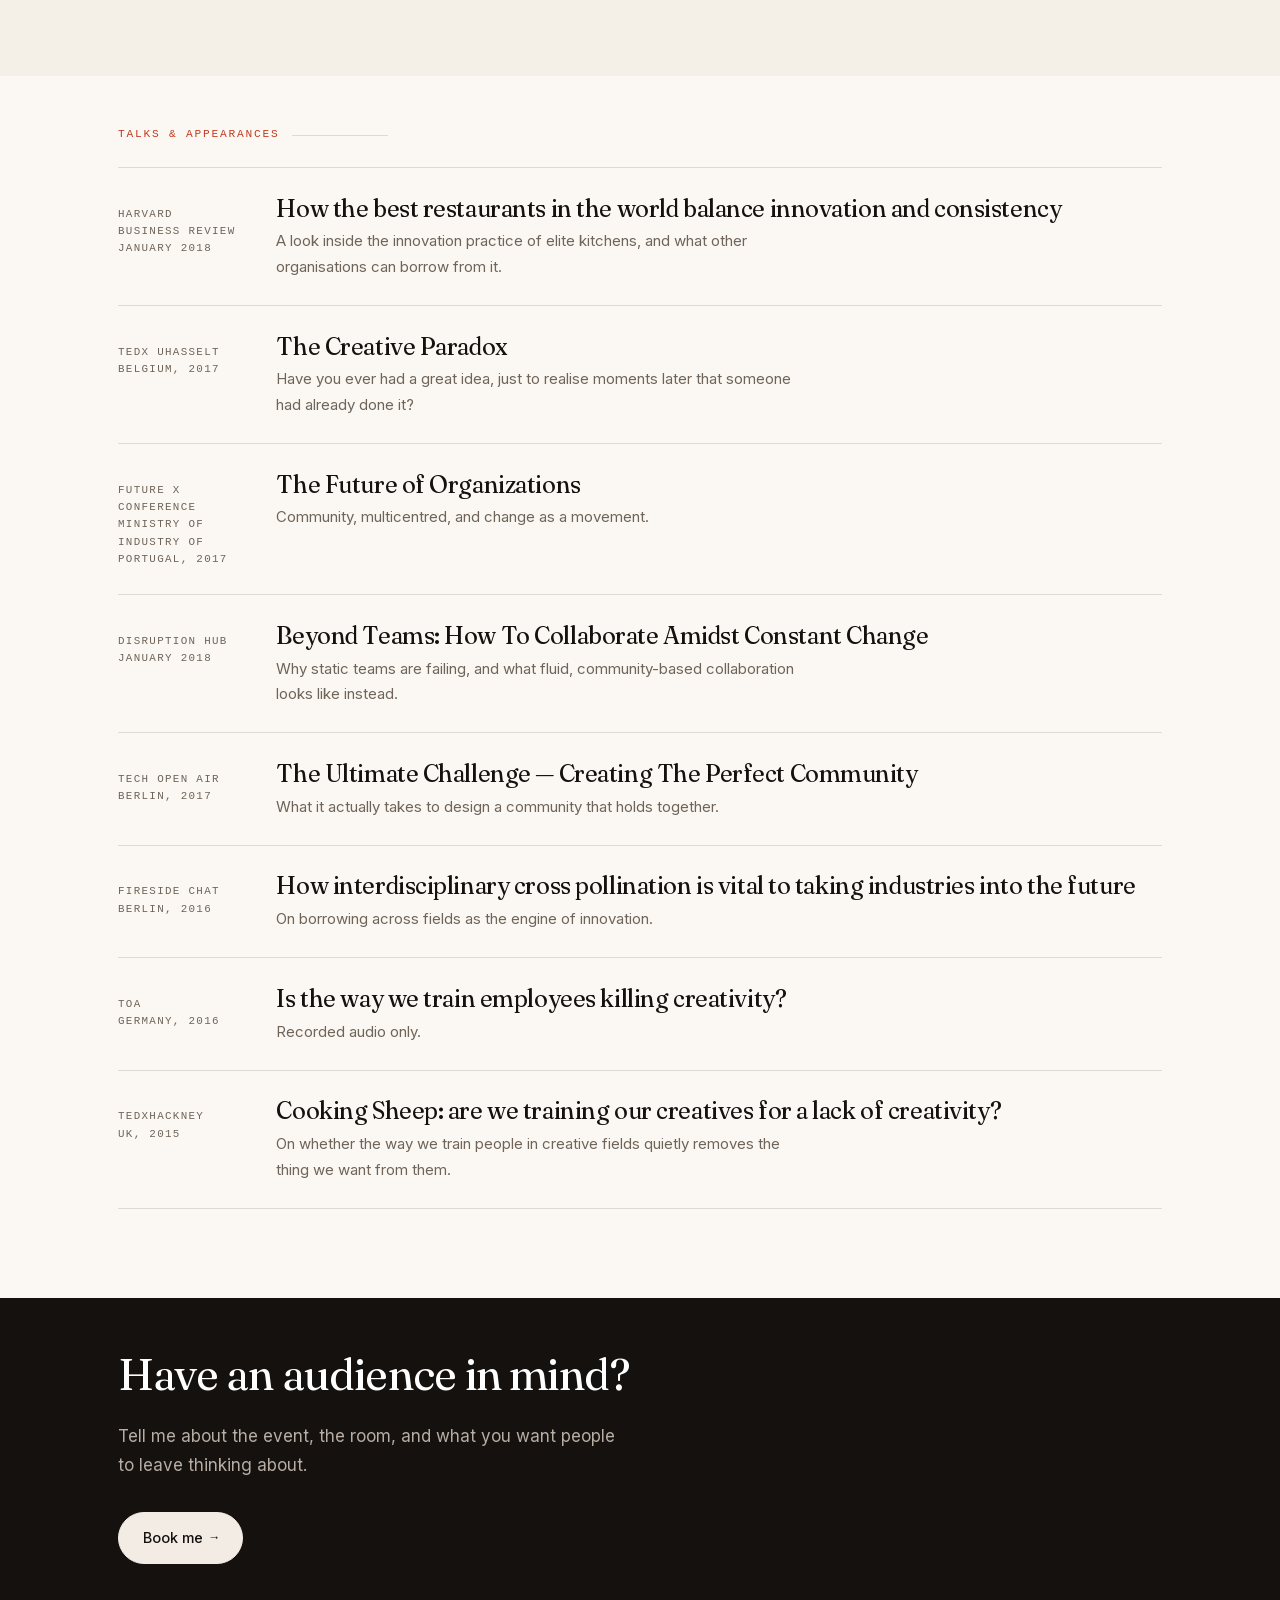
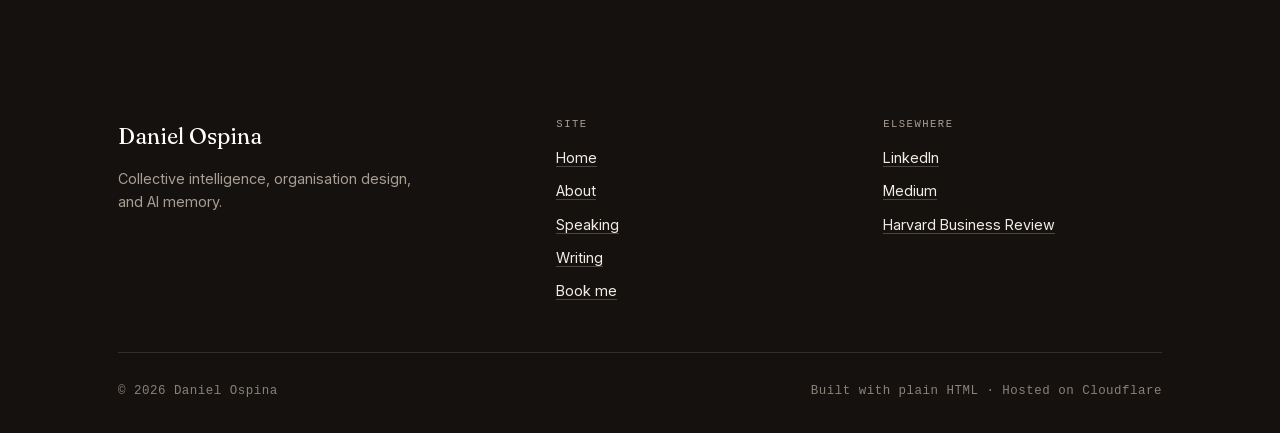
<file: speaking/index.html>
<!DOCTYPE html>
<html lang="en">
<head>
<meta charset="utf-8">
<meta name="viewport" content="width=device-width, initial-scale=1">
<title>Speaking — Daniel Ospina</title>
<meta name="description" content="Keynotes, workshops and fireside conversations on the future of organisations, decentralised governance, and community.">
<link rel="canonical" href="https://danielospina.info/speaking/">
<meta property="og:site_name" content="Daniel Ospina">
<meta property="og:title" content="Speaking — Daniel Ospina">
<meta property="og:description" content="Keynotes, workshops and fireside conversations on the future of organisations, decentralised governance, and community.">
<meta property="og:url" content="https://danielospina.info/speaking/">
<meta property="og:type" content="website">
<meta property="og:image" content="https://danielospina.info/assets/img/og-image.jpg">
<meta property="og:image:width" content="1200">
<meta property="og:image:height" content="630">
<meta property="og:image:alt" content="The main hall at Tech Open Air, Berlin 2017, seen from the back of the audience">
<meta name="twitter:card" content="summary_large_image">
<meta name="twitter:title" content="Speaking — Daniel Ospina">
<meta name="twitter:description" content="Keynotes, workshops and fireside conversations on the future of organisations, decentralised governance, and community.">
<meta name="twitter:image" content="https://danielospina.info/assets/img/og-image.jpg">
<meta name="theme-color" content="#fbf8f3">
<link rel="icon" href="/assets/img/favicon.svg" type="image/svg+xml">
<link rel="apple-touch-icon" href="/assets/img/apple-touch-icon.png">
<link rel="preload" href="/assets/fonts/inter-normal-latin.woff2" as="font" type="font/woff2" crossorigin>
<link rel="preload" href="/assets/fonts/fraunces-normal-latin.woff2" as="font" type="font/woff2" crossorigin>
<link rel="stylesheet" href="/assets/css/site.css">
</head>
<body>
<a class="skip" href="#main">Skip to content</a>
<header class="nav" id="site-nav" data-open="false">
  <div class="wrap nav__inner">
    <a class="nav__brand" href="/">Daniel Ospina<span>.</span></a>
    <button class="nav__toggle" type="button" aria-expanded="false" aria-controls="nav-links" aria-label="Menu">
      <svg width="20" height="14" viewBox="0 0 20 14" fill="none" stroke="currentColor" stroke-width="1.5" aria-hidden="true">
        <path d="M0 1h20M0 7h20M0 13h20"/>
      </svg>
    </button>
    <nav aria-label="Primary">
      <ul class="nav__links" id="nav-links">
        <li><a href="/about/">About</a></li><li><a href="/speaking/" aria-current="page">Speaking</a></li><li><a href="/writing/">Writing</a></li>
        <li><a class="nav__cta" href="/book/">Book me</a></li>
      </ul>
    </nav>
  </div>
</header>
<main id="main">

<section class="hero wrap">
  <p class="hero__meta"><span>Speaking</span></p>
  <h1 class="hero__name">Public speaking.</h1>
  <p class="hero__lede">I'm most comfortable on stage, telling stories and planting seeds.</p>
</section>

<figure class="photo-figure photo-figure--bleed"><div class="photo photo--band bleed"><img src="/assets/img/tech-open-air-2017-day-one-image-copyright-dan-taylor-dan-da-5766cd.webp" alt="The main hall at Tech Open Air, Berlin 2017, seen from the back of the audience" width="785" height="523" loading="lazy" decoding="async"></div><figcaption>Tech Open Air &middot; Berlin 2017 &middot; Photo: Dan Taylor</figcaption></figure>

<section class="section wrap">
  <div class="prose">
    <p>I love sharing, facilitating conversations, and discussing topics related to the future of work,
    transforming organisations, communities and belonging, enabling creativity, and adopting new ways
    of working.</p>
    <p>I have experience talking at large-scale festivals and business conferences, through to small
    workshops and intimate events, and am always up for a new challenge. If you're looking for someone
    to get people thinking a little differently, challenge what &lsquo;thought leaders&rsquo; are
    saying, and generally get the audience excited about our collective possibilities &mdash;
    <a href="/book/">get in touch</a>.</p>
  </div>
</section>

<section class="section section--sunk">
  <div class="wrap">
    <h2 class="eyebrow">What people say</h2>
    <div class="quotes">
    <figure class="quote">
      <blockquote>&ldquo;Daniel has a cartesian knowledge of the topic.&rdquo;</blockquote>
      <figcaption>Martin Santiago<br>Resident Coordinator, United Nations &amp; UNDP Representative for Colombia</figcaption>
    </figure>
    <figure class="quote">
      <blockquote>&ldquo;Conductal brought fresh thinking from an original perspective. Highly recommended.&rdquo;</blockquote>
      <figcaption>Stephen Heal<br>Associate Director, Frontier Economics</figcaption>
    </figure>
    <figure class="quote">
      <blockquote>&ldquo;After hearing Daniel speak about the future of organisations, I quickly understood Conductal was the right choice to work with.&rdquo;</blockquote>
      <figcaption>Sissel Hansen<br>CEO, Startup Guide</figcaption>
    </figure>
    </div>
  </div>
</section>

<section class="section wrap">
  <h2 class="eyebrow">Talks &amp; appearances</h2>
  <ul class="list">
  <li class="list__item">
    <div class="list__where">Harvard Business Review<br>January 2018</div>
    <div class="list__body"><h3><a class="title-link" href="https://hbr.org/2018/01/how-the-best-restaurants-in-the-world-balance-innovation-and-consistency" rel="noopener">How the best restaurants in the world balance innovation and consistency</a></h3><p>A look inside the innovation practice of elite kitchens, and what other organisations can borrow from it.</p></div>
  </li>
  <li class="list__item">
    <div class="list__where">TEDx UHasselt<br>Belgium, 2017</div>
    <div class="list__body"><h3>The Creative Paradox</h3><p>Have you ever had a great idea, just to realise moments later that someone had already done it?</p></div>
  </li>
  <li class="list__item">
    <div class="list__where">Future X Conference<br>Ministry of Industry of Portugal, 2017</div>
    <div class="list__body"><h3>The Future of Organizations</h3><p>Community, multicentred, and change as a movement.</p></div>
  </li>
  <li class="list__item">
    <div class="list__where">Disruption Hub<br>January 2018</div>
    <div class="list__body"><h3>Beyond Teams: How To Collaborate Amidst Constant Change</h3><p>Why static teams are failing, and what fluid, community-based collaboration looks like instead.</p></div>
  </li>
  <li class="list__item">
    <div class="list__where">Tech Open Air<br>Berlin, 2017</div>
    <div class="list__body"><h3>The Ultimate Challenge &mdash; Creating The Perfect Community</h3><p>What it actually takes to design a community that holds together.</p></div>
  </li>
  <li class="list__item">
    <div class="list__where">Fireside chat<br>Berlin, 2016</div>
    <div class="list__body"><h3>How interdisciplinary cross pollination is vital to taking industries into the future</h3><p>On borrowing across fields as the engine of innovation.</p></div>
  </li>
  <li class="list__item">
    <div class="list__where">TOA<br>Germany, 2016</div>
    <div class="list__body"><h3>Is the way we train employees killing creativity?</h3><p>Recorded audio only.</p></div>
  </li>
  <li class="list__item">
    <div class="list__where">TEDxHackney<br>UK, 2015</div>
    <div class="list__body"><h3>Cooking Sheep: are we training our creatives for a lack of creativity?</h3><p>On whether the way we train people in creative fields quietly removes the thing we want from them.</p></div>
  </li>
</ul>
</section>

<section class="section section--ink">
  <div class="wrap">
    <h2>Have an audience in mind?</h2>
    <p class="muted-inverse">Tell me about the event, the room, and what you want people to leave
    thinking about.</p>
    <div class="btn-row"><a class="btn" href="/book/">Book me <span class="arrow" aria-hidden="true">&rarr;</span></a></div>
  </div>
</section>

</main>
<footer class="footer">
  <div class="wrap">
    <div class="footer__grid">
      <div>
        <p class="footer__brand">Daniel Ospina</p>
        <p class="footer__tag">Collective intelligence, organisation design, and AI memory.</p>
      </div>
      <div>
        <h2 class="footer__h">Site</h2>
        <ul>
          <li><a href="/">Home</a></li>
          <li><a href="/about/">About</a></li><li><a href="/speaking/">Speaking</a></li><li><a href="/writing/">Writing</a></li>
          <li><a href="/book/">Book me</a></li>
        </ul>
      </div>
      <div>
        <h2 class="footer__h">Elsewhere</h2>
        <ul><li><a href="https://www.linkedin.com/in/daniel-ospina-77976985" rel="noopener">LinkedIn</a></li><li><a href="https://medium.com/@conductal" rel="noopener">Medium</a></li><li><a href="https://hbr.org/2018/01/how-the-best-restaurants-in-the-world-balance-innovation-and-consistency" rel="noopener">Harvard Business Review</a></li></ul>
      </div>
    </div>
    <div class="footer__base">
      <span>&copy; <span data-year>2026</span> Daniel Ospina</span>
      <span>Built with plain HTML &middot; Hosted on Cloudflare</span>
    </div>
  </div>
</footer>
<script src="/assets/js/site.js" defer></script>
</body>
</html>
</file>
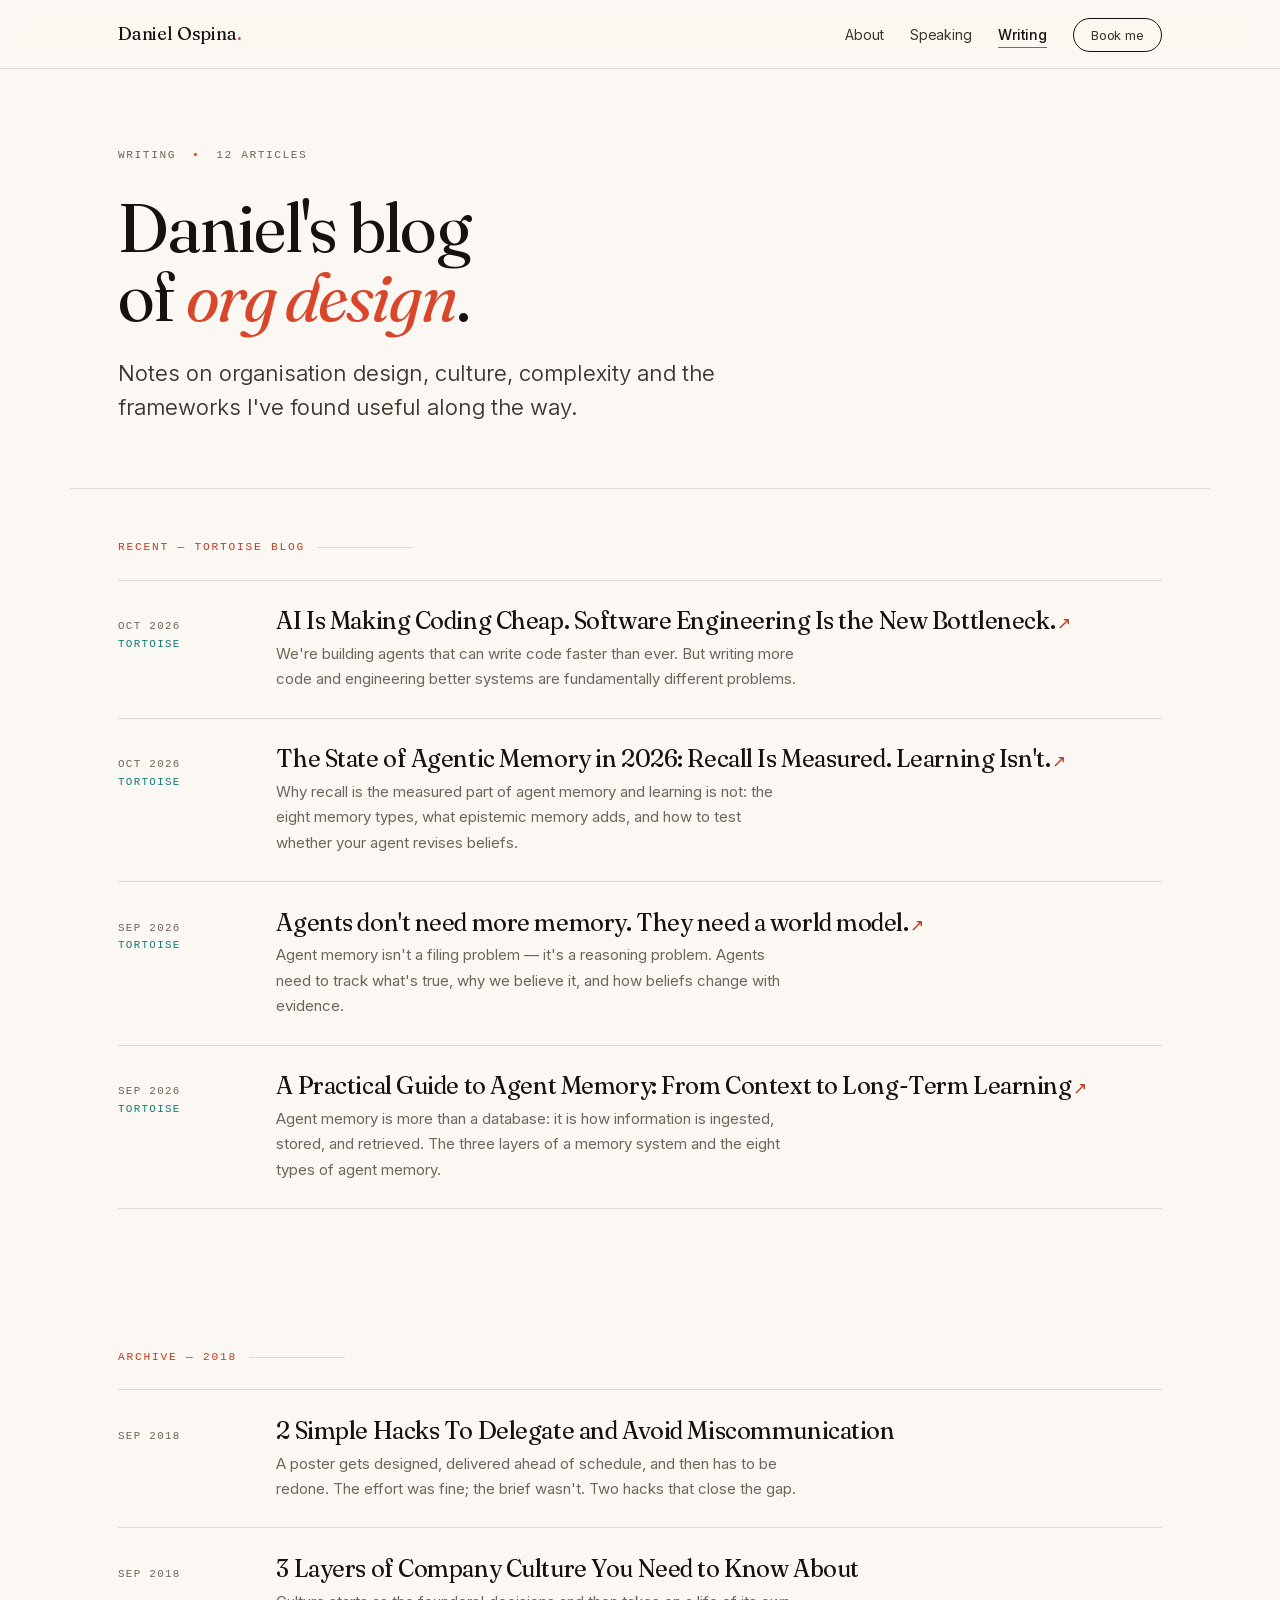
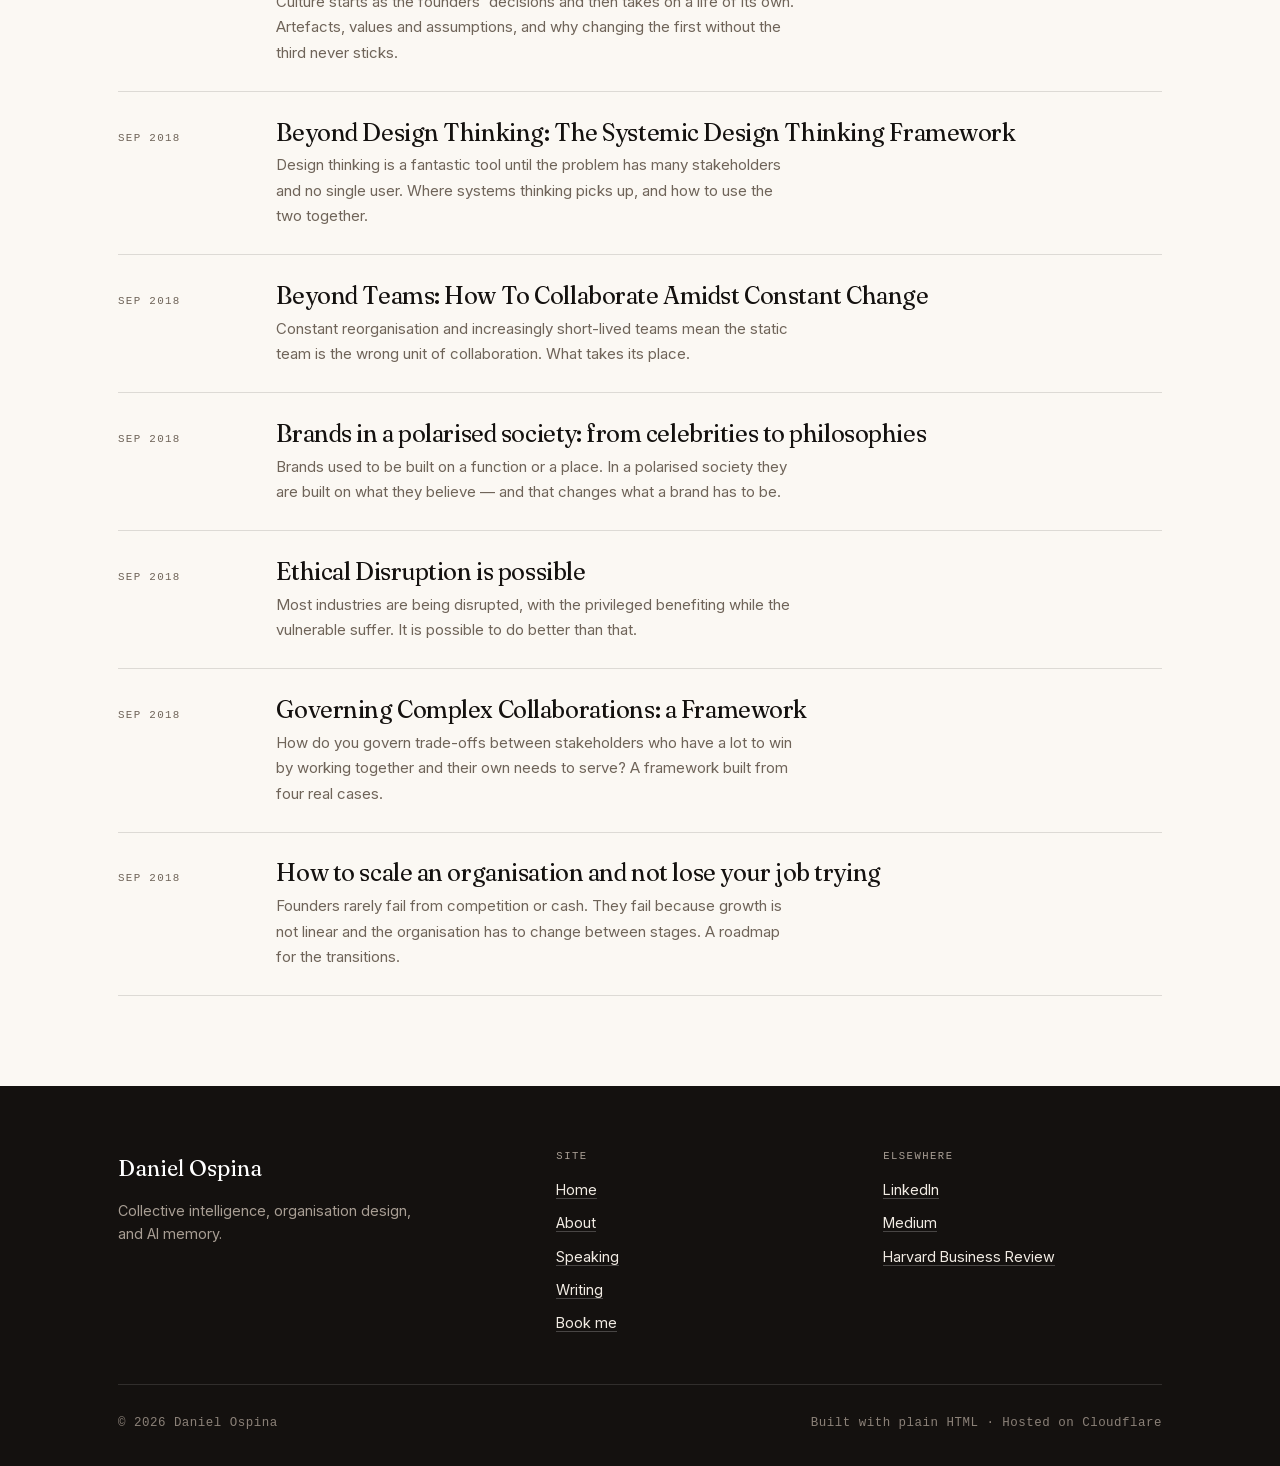
<file: writing/index.html>
<!DOCTYPE html>
<html lang="en">
<head>
<meta charset="utf-8">
<meta name="viewport" content="width=device-width, initial-scale=1">
<title>Writing — Daniel Ospina</title>
<meta name="description" content="Essays on organisation design, culture, scaling, and collaboration from Daniel Ospina.">
<link rel="canonical" href="https://danielospina.info/writing/">
<meta property="og:site_name" content="Daniel Ospina">
<meta property="og:title" content="Writing — Daniel Ospina">
<meta property="og:description" content="Essays on organisation design, culture, scaling, and collaboration from Daniel Ospina.">
<meta property="og:url" content="https://danielospina.info/writing/">
<meta property="og:type" content="website">
<meta property="og:image" content="https://danielospina.info/assets/img/og-image.jpg">
<meta property="og:image:width" content="1200">
<meta property="og:image:height" content="630">
<meta property="og:image:alt" content="The main hall at Tech Open Air, Berlin 2017, seen from the back of the audience">
<meta name="twitter:card" content="summary_large_image">
<meta name="twitter:title" content="Writing — Daniel Ospina">
<meta name="twitter:description" content="Essays on organisation design, culture, scaling, and collaboration from Daniel Ospina.">
<meta name="twitter:image" content="https://danielospina.info/assets/img/og-image.jpg">
<meta name="theme-color" content="#fbf8f3">
<link rel="icon" href="/assets/img/favicon.svg" type="image/svg+xml">
<link rel="apple-touch-icon" href="/assets/img/apple-touch-icon.png">
<link rel="preload" href="/assets/fonts/inter-normal-latin.woff2" as="font" type="font/woff2" crossorigin>
<link rel="preload" href="/assets/fonts/fraunces-normal-latin.woff2" as="font" type="font/woff2" crossorigin>
<link rel="stylesheet" href="/assets/css/site.css">
</head>
<body>
<a class="skip" href="#main">Skip to content</a>
<header class="nav" id="site-nav" data-open="false">
  <div class="wrap nav__inner">
    <a class="nav__brand" href="/">Daniel Ospina<span>.</span></a>
    <button class="nav__toggle" type="button" aria-expanded="false" aria-controls="nav-links" aria-label="Menu">
      <svg width="20" height="14" viewBox="0 0 20 14" fill="none" stroke="currentColor" stroke-width="1.5" aria-hidden="true">
        <path d="M0 1h20M0 7h20M0 13h20"/>
      </svg>
    </button>
    <nav aria-label="Primary">
      <ul class="nav__links" id="nav-links">
        <li><a href="/about/">About</a></li><li><a href="/speaking/">Speaking</a></li><li><a href="/writing/" aria-current="page">Writing</a></li>
        <li><a class="nav__cta" href="/book/">Book me</a></li>
      </ul>
    </nav>
  </div>
</header>
<main id="main">

<section class="hero wrap">
  <p class="hero__meta"><span>Writing</span><span class="dot" aria-hidden="true">&bull;</span><span>12 articles</span></p>
  <h1 class="hero__name">Daniel's blog<br>of <em>org design</em>.</h1>
  <p class="hero__lede">Notes on organisation design, culture, complexity and the frameworks
  I've found useful along the way.</p>
</section>

<section class="section wrap rule-top">
  <h2 class="eyebrow">Recent &mdash; Tortoise blog</h2>
  <ul class="list">
  <li class="list__item">
    <div class="list__where">Oct 2026<br><span class="ext">Tortoise</span></div>
    <div class="list__body">
      <h3><a class="title-link" href="https://tortoise.premiselabs.co/blog/agent-memory-software-engineering-bottleneck" rel="noopener">AI Is Making Coding Cheap. Software Engineering Is the New Bottleneck.<span class="ext-arrow" aria-hidden="true">&#8599;</span></a></h3>
      <p>We're building agents that can write code faster than ever. But writing more code and engineering better systems are fundamentally different problems.</p>
    </div>
  </li>
  <li class="list__item">
    <div class="list__where">Oct 2026<br><span class="ext">Tortoise</span></div>
    <div class="list__body">
      <h3><a class="title-link" href="https://tortoise.premiselabs.co/blog/state-of-agentic-memory-2026" rel="noopener">The State of Agentic Memory in 2026: Recall Is Measured. Learning Isn't.<span class="ext-arrow" aria-hidden="true">&#8599;</span></a></h3>
      <p>Why recall is the measured part of agent memory and learning is not: the eight memory types, what epistemic memory adds, and how to test whether your agent revises beliefs.</p>
    </div>
  </li>
  <li class="list__item">
    <div class="list__where">Sep 2026<br><span class="ext">Tortoise</span></div>
    <div class="list__body">
      <h3><a class="title-link" href="https://tortoise.premiselabs.co/blog/agents-dont-need-more-memory-they-need-a-world-model" rel="noopener">Agents don't need more memory. They need a world model.<span class="ext-arrow" aria-hidden="true">&#8599;</span></a></h3>
      <p>Agent memory isn't a filing problem &mdash; it's a reasoning problem. Agents need to track what's true, why we believe it, and how beliefs change with evidence.</p>
    </div>
  </li>
  <li class="list__item">
    <div class="list__where">Sep 2026<br><span class="ext">Tortoise</span></div>
    <div class="list__body">
      <h3><a class="title-link" href="https://tortoise.premiselabs.co/blog/types-of-agent-memory" rel="noopener">A Practical Guide to Agent Memory: From Context to Long-Term Learning<span class="ext-arrow" aria-hidden="true">&#8599;</span></a></h3>
      <p>Agent memory is more than a database: it is how information is ingested, stored, and retrieved. The three layers of a memory system and the eight types of agent memory.</p>
    </div>
  </li>
</ul>
</section>

<section class="section wrap">
  <h2 class="eyebrow">Archive &mdash; 2018</h2>
  <ul class="list">
  <li class="list__item">
    <div class="list__where">Sep 2018</div>
    <div class="list__body">
      <h3><a class="title-link" href="/writing/2-simple-hacks-to-delegate-and-avoid-miscommunication/">2 Simple Hacks To Delegate and Avoid Miscommunication</a></h3>
      <p>A poster gets designed, delivered ahead of schedule, and then has to be redone. The effort was fine; the brief wasn&#x27;t. Two hacks that close the gap.</p>
    </div>
  </li>
  <li class="list__item">
    <div class="list__where">Sep 2018</div>
    <div class="list__body">
      <h3><a class="title-link" href="/writing/3-layers-to-design-your-company-culture/">3 Layers of Company Culture You Need to Know About</a></h3>
      <p>Culture starts as the founders&#x27; decisions and then takes on a life of its own. Artefacts, values and assumptions, and why changing the first without the third never sticks.</p>
    </div>
  </li>
  <li class="list__item">
    <div class="list__where">Sep 2018</div>
    <div class="list__body">
      <h3><a class="title-link" href="/writing/beyond-design-thinking-the-systemic-design-thinking-framework/">Beyond Design Thinking: The Systemic Design Thinking Framework</a></h3>
      <p>Design thinking is a fantastic tool until the problem has many stakeholders and no single user. Where systems thinking picks up, and how to use the two together.</p>
    </div>
  </li>
  <li class="list__item">
    <div class="list__where">Sep 2018</div>
    <div class="list__body">
      <h3><a class="title-link" href="/writing/beyond-teams-how-to-collaborate-amidst-constantchange/">Beyond Teams: How To Collaborate Amidst Constant Change</a></h3>
      <p>Constant reorganisation and increasingly short-lived teams mean the static team is the wrong unit of collaboration. What takes its place.</p>
    </div>
  </li>
  <li class="list__item">
    <div class="list__where">Sep 2018</div>
    <div class="list__body">
      <h3><a class="title-link" href="/writing/brands-in-a-polarised-society-from-celebrities-to-philosophies/">Brands in a polarised society: from celebrities to philosophies</a></h3>
      <p>Brands used to be built on a function or a place. In a polarised society they are built on what they believe — and that changes what a brand has to be.</p>
    </div>
  </li>
  <li class="list__item">
    <div class="list__where">Sep 2018</div>
    <div class="list__body">
      <h3><a class="title-link" href="/writing/ethical-disruption-is-possible/">Ethical Disruption is possible</a></h3>
      <p>Most industries are being disrupted, with the privileged benefiting while the vulnerable suffer. It is possible to do better than that.</p>
    </div>
  </li>
  <li class="list__item">
    <div class="list__where">Sep 2018</div>
    <div class="list__body">
      <h3><a class="title-link" href="/writing/governing-complex-collaborations-a-framework/">Governing Complex Collaborations: a Framework</a></h3>
      <p>How do you govern trade-offs between stakeholders who have a lot to win by working together and their own needs to serve? A framework built from four real cases.</p>
    </div>
  </li>
  <li class="list__item">
    <div class="list__where">Sep 2018</div>
    <div class="list__body">
      <h3><a class="title-link" href="/writing/how-to-scale-an-organisation-and-not-lose-your-job-trying/">How to scale an organisation and not lose your job trying</a></h3>
      <p>Founders rarely fail from competition or cash. They fail because growth is not linear and the organisation has to change between stages. A roadmap for the transitions.</p>
    </div>
  </li>
  </ul>
</section>


</main>
<footer class="footer">
  <div class="wrap">
    <div class="footer__grid">
      <div>
        <p class="footer__brand">Daniel Ospina</p>
        <p class="footer__tag">Collective intelligence, organisation design, and AI memory.</p>
      </div>
      <div>
        <h2 class="footer__h">Site</h2>
        <ul>
          <li><a href="/">Home</a></li>
          <li><a href="/about/">About</a></li><li><a href="/speaking/">Speaking</a></li><li><a href="/writing/">Writing</a></li>
          <li><a href="/book/">Book me</a></li>
        </ul>
      </div>
      <div>
        <h2 class="footer__h">Elsewhere</h2>
        <ul><li><a href="https://www.linkedin.com/in/daniel-ospina-77976985" rel="noopener">LinkedIn</a></li><li><a href="https://medium.com/@conductal" rel="noopener">Medium</a></li><li><a href="https://hbr.org/2018/01/how-the-best-restaurants-in-the-world-balance-innovation-and-consistency" rel="noopener">Harvard Business Review</a></li></ul>
      </div>
    </div>
    <div class="footer__base">
      <span>&copy; <span data-year>2026</span> Daniel Ospina</span>
      <span>Built with plain HTML &middot; Hosted on Cloudflare</span>
    </div>
  </div>
</footer>
<script src="/assets/js/site.js" defer></script>
</body>
</html>
</file>
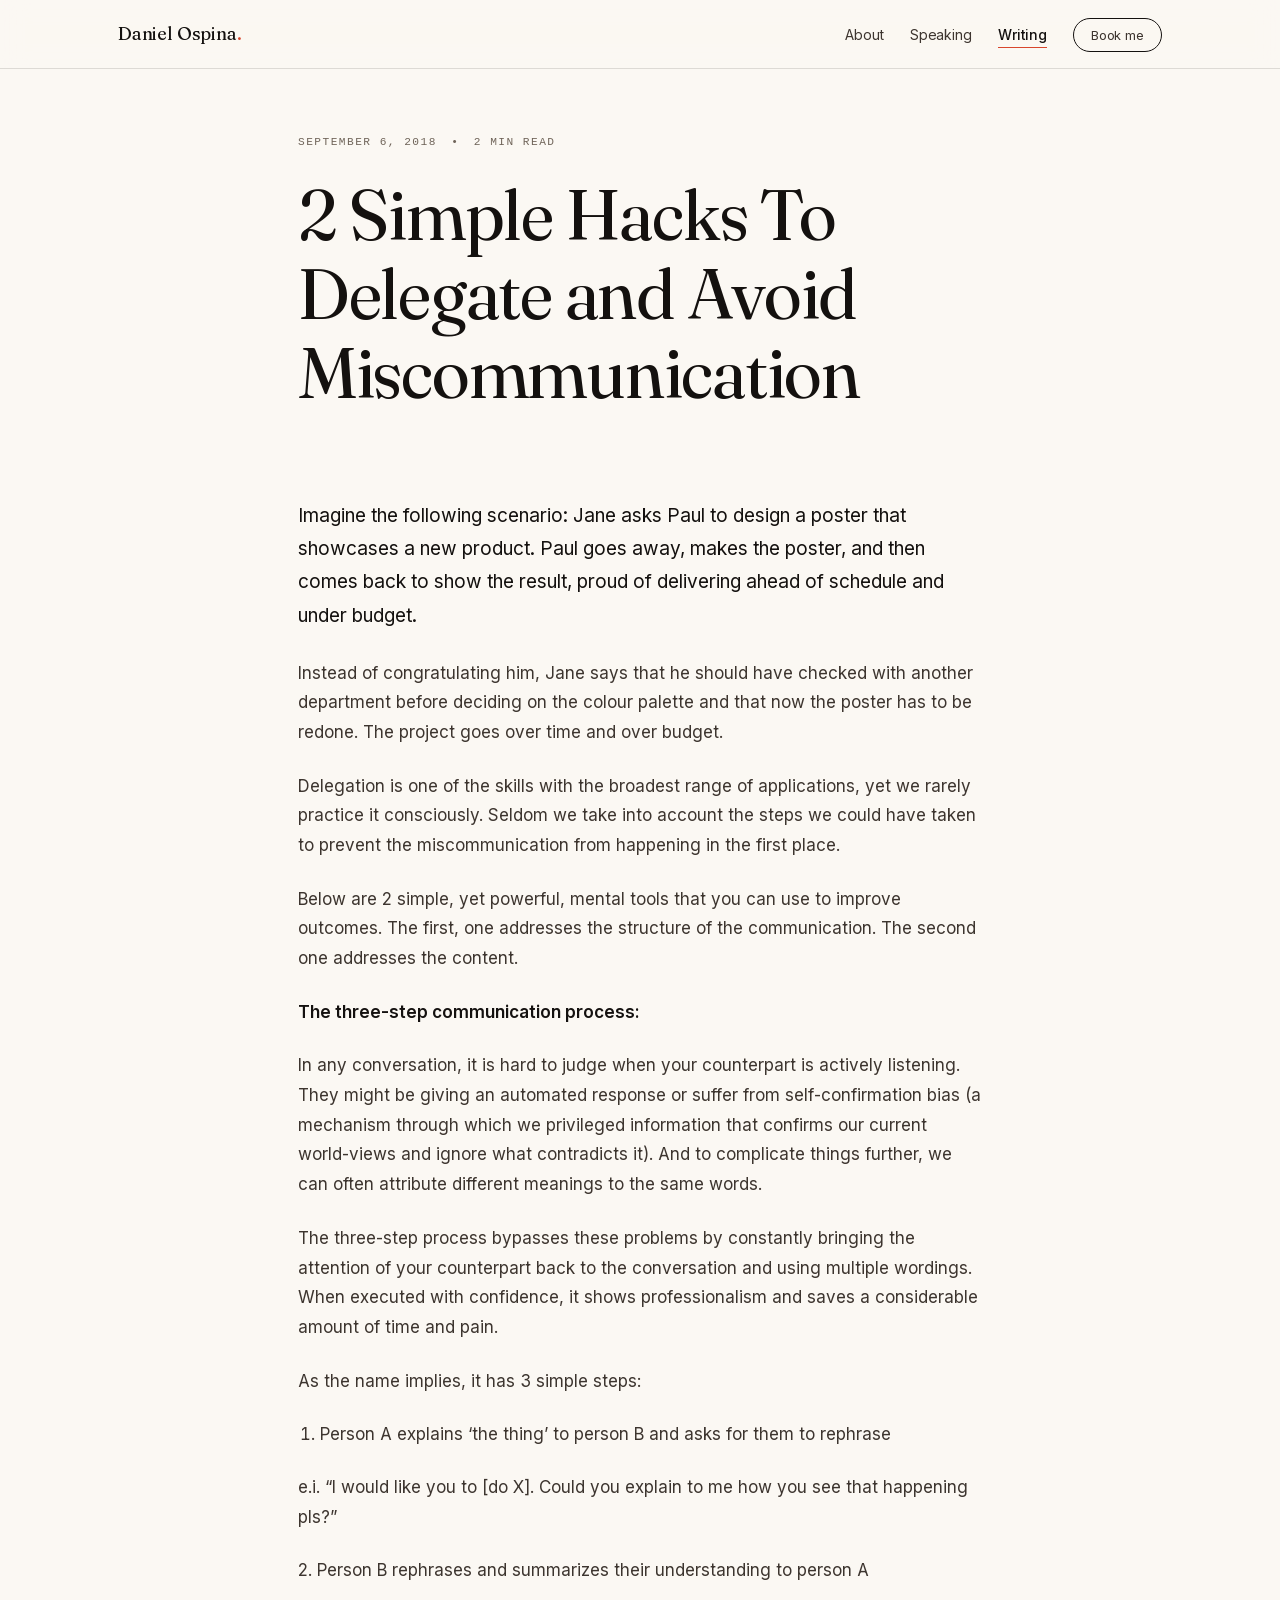
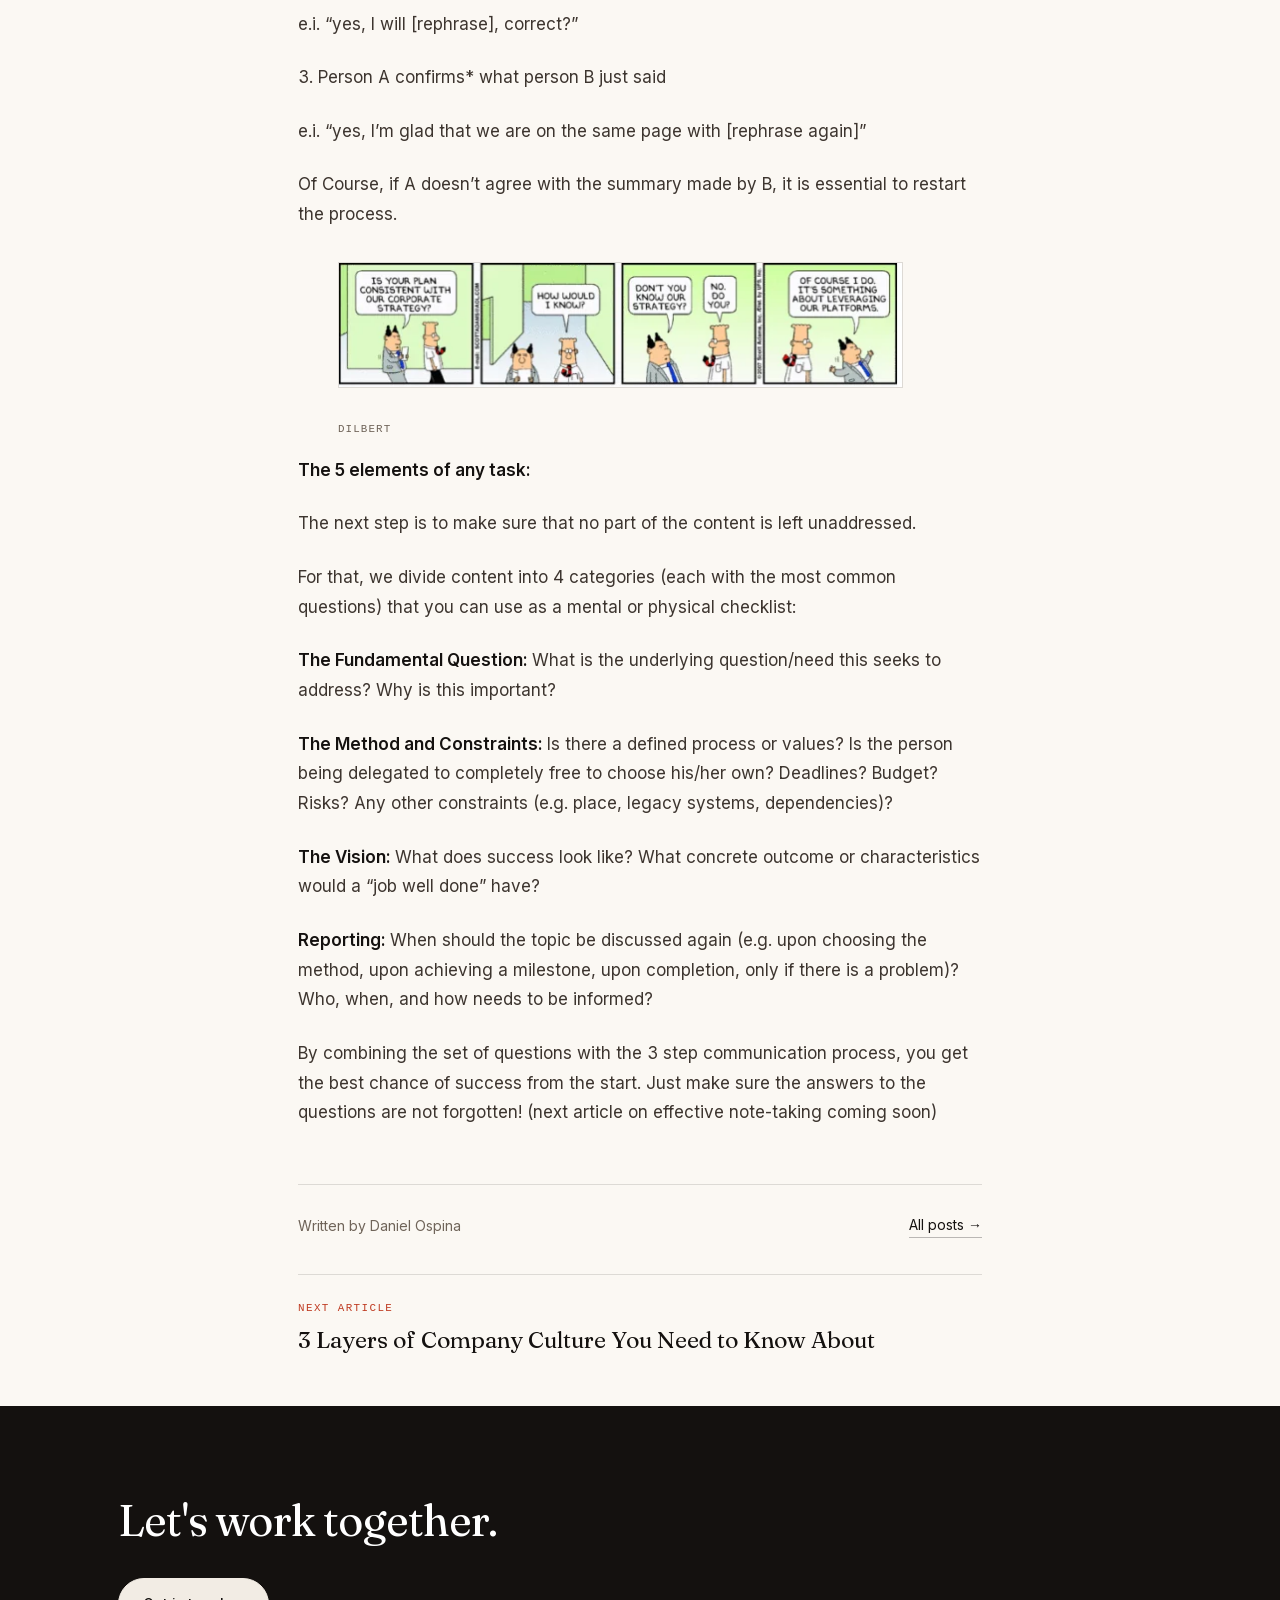
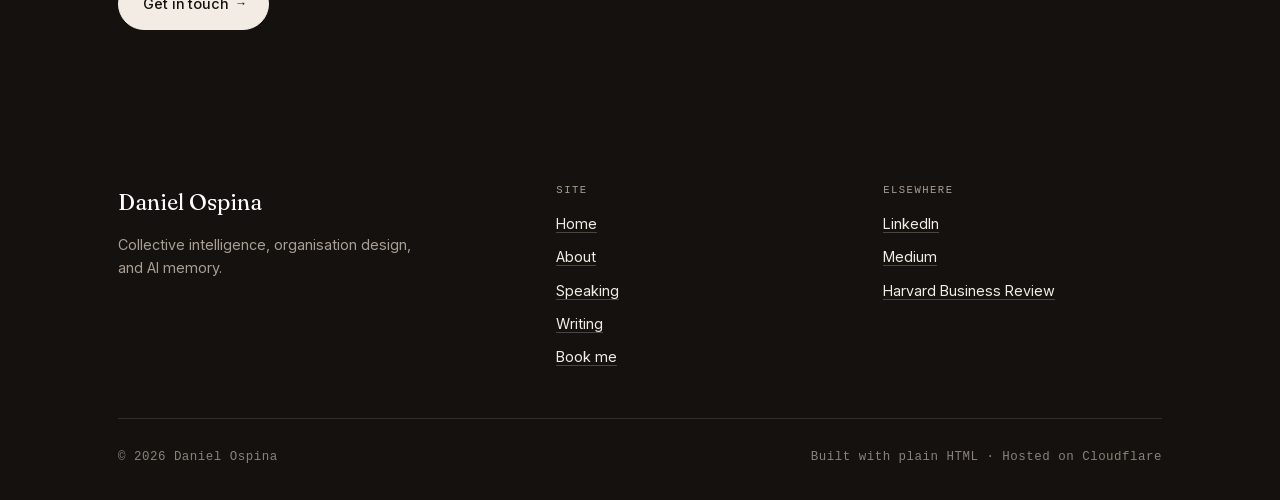
<file: writing/2-simple-hacks-to-delegate-and-avoid-miscommunication/index.html>
<!DOCTYPE html>
<html lang="en">
<head>
<meta charset="utf-8">
<meta name="viewport" content="width=device-width, initial-scale=1">
<title>2 Simple Hacks To Delegate and Avoid Miscommunication — Daniel Ospina</title>
<meta name="description" content="A poster gets designed, delivered ahead of schedule, and then has to be redone. The effort was fine; the brief wasn&#x27;t. Two hacks that close the gap.">
<link rel="canonical" href="https://danielospina.info/writing/2-simple-hacks-to-delegate-and-avoid-miscommunication/">
<meta property="og:site_name" content="Daniel Ospina">
<meta property="og:title" content="2 Simple Hacks To Delegate and Avoid Miscommunication — Daniel Ospina">
<meta property="og:description" content="A poster gets designed, delivered ahead of schedule, and then has to be redone. The effort was fine; the brief wasn&#x27;t. Two hacks that close the gap.">
<meta property="og:url" content="https://danielospina.info/writing/2-simple-hacks-to-delegate-and-avoid-miscommunication/">
<meta property="og:type" content="article">
<meta property="og:image" content="https://danielospina.info/assets/img/og-image.jpg">
<meta property="og:image:width" content="1200">
<meta property="og:image:height" content="630">
<meta property="og:image:alt" content="The main hall at Tech Open Air, Berlin 2017, seen from the back of the audience">
<meta name="twitter:card" content="summary_large_image">
<meta name="twitter:title" content="2 Simple Hacks To Delegate and Avoid Miscommunication — Daniel Ospina">
<meta name="twitter:description" content="A poster gets designed, delivered ahead of schedule, and then has to be redone. The effort was fine; the brief wasn&#x27;t. Two hacks that close the gap.">
<meta name="twitter:image" content="https://danielospina.info/assets/img/og-image.jpg">
<meta name="theme-color" content="#fbf8f3">
<link rel="icon" href="/assets/img/favicon.svg" type="image/svg+xml">
<link rel="apple-touch-icon" href="/assets/img/apple-touch-icon.png">
<link rel="preload" href="/assets/fonts/inter-normal-latin.woff2" as="font" type="font/woff2" crossorigin>
<link rel="preload" href="/assets/fonts/fraunces-normal-latin.woff2" as="font" type="font/woff2" crossorigin>
<link rel="stylesheet" href="/assets/css/site.css">
</head>
<body>
<a class="skip" href="#main">Skip to content</a>
<header class="nav" id="site-nav" data-open="false">
  <div class="wrap nav__inner">
    <a class="nav__brand" href="/">Daniel Ospina<span>.</span></a>
    <button class="nav__toggle" type="button" aria-expanded="false" aria-controls="nav-links" aria-label="Menu">
      <svg width="20" height="14" viewBox="0 0 20 14" fill="none" stroke="currentColor" stroke-width="1.5" aria-hidden="true">
        <path d="M0 1h20M0 7h20M0 13h20"/>
      </svg>
    </button>
    <nav aria-label="Primary">
      <ul class="nav__links" id="nav-links">
        <li><a href="/about/">About</a></li><li><a href="/speaking/">Speaking</a></li><li><a href="/writing/" aria-current="page">Writing</a></li>
        <li><a class="nav__cta" href="/book/">Book me</a></li>
      </ul>
    </nav>
  </div>
</header>
<main id="main">

<section class="post-head wrap wrap--narrow">
  <p class="post-meta"><span>September 6, 2018</span><span aria-hidden="true">&bull;</span><span>2 min read</span></p>
  <h1 class="post-title">2 Simple Hacks To Delegate and Avoid Miscommunication</h1>
</section>



<article class="article wrap wrap--narrow section--tight">
<p>Imagine the following scenario: Jane asks Paul to design a poster that showcases a new product. Paul goes away, makes the poster, and then comes back to show the result, proud of delivering ahead of schedule and under budget.</p><p>Instead of congratulating him, Jane says that he should have checked with another department before deciding on the colour palette and that now the poster has to be redone. The project goes over time and over budget.</p><p>Delegation is one of the skills with the broadest range of applications, yet we rarely practice it consciously. Seldom we take into account the steps we could have taken to prevent the miscommunication from happening in the first place.</p><p>Below are 2 simple, yet powerful, mental tools that you can use to improve outcomes. The first, one addresses the structure of the communication. The second one addresses the content.</p><p><strong>The three-step communication process:</strong></p><p>In any conversation, it is hard to judge when your counterpart is actively listening. They might be giving an automated response or suffer from self-confirmation bias (a mechanism through which we privileged information that confirms our current world-views and ignore what contradicts it). And to complicate things further, we can often attribute different meanings to the same words.</p><p>The three-step process bypasses these problems by constantly bringing the attention of your counterpart back to the conversation and using multiple wordings. When executed with confidence, it shows professionalism and saves a considerable amount of time and pain.</p><p>As the name implies, it has 3 simple steps:</p><ol><li>Person A explains ‘the thing’ to person B and asks for them to rephrase</li></ol><p>e.i. “I would like you to [do X]. Could you explain to me how you see that happening pls?”</p><p>2. Person B rephrases and summarizes their understanding to person A</p><p>e.i. “yes, I will [rephrase], correct?”</p><p>3. Person A confirms* what person B just said</p><p>e.i. “yes, I’m glad that we are on the same page with [rephrase again]”</p><p>Of Course, if A doesn’t agree with the summary made by B, it is essential to restart the process.</p><figure><img src="/assets/img/1-d-iesn-wpcqq0i9ghlbwta-bca6f7.webp" alt="Dilbert comic strip about delegating a task" width="565" height="125" loading="lazy" decoding="async"><figcaption><p>Dilbert</p></figcaption></figure><p><strong>The 5 elements of any task:</strong></p><p>The next step is to make sure that no part of the content is left unaddressed.</p><p>For that, we divide content into 4 categories (each with the most common questions) that you can use as a mental or physical checklist:</p><p><strong>The Fundamental Question: </strong>What is the underlying question/need this seeks to address? Why is this important?</p><p><strong>The Method and Constraints: </strong>Is there a defined process or values? Is the person being delegated to completely free to choose his/her own? Deadlines? Budget? Risks? Any other constraints (e.g. place, legacy systems, dependencies)?</p><p><strong>The Vision: </strong>What does success look like? What concrete outcome or characteristics would a “job well done” have?</p><p><strong>Reporting: </strong>When should the topic be discussed again (e.g. upon choosing the method, upon achieving a milestone, upon completion, only if there is a problem)? Who, when, and how needs to be informed?</p><p>By combining the set of questions with the 3 step communication process, you get the best chance of success from the start. Just make sure the answers to the questions are not forgotten! (next article on effective note-taking coming soon)</p>
  <div class="post-foot">
    <span>Written by Daniel Ospina</span>
    <a href="/writing/">All posts &rarr;</a>
  </div>
  <a class="post-next" href="/writing/3-layers-to-design-your-company-culture/">
    <span class="post-next__label">Next article</span>
    <span class="post-next__title">3 Layers of Company Culture You Need to Know About</span>
  </a>
</article>

<section class="section section--ink">
  <div class="wrap">
    <h2>Let's work together.</h2>
    <div class="btn-row"><a class="btn" href="/book/">Get in touch <span class="arrow" aria-hidden="true">&rarr;</span></a>
    </div>
  </div>
</section>

</main>
<footer class="footer">
  <div class="wrap">
    <div class="footer__grid">
      <div>
        <p class="footer__brand">Daniel Ospina</p>
        <p class="footer__tag">Collective intelligence, organisation design, and AI memory.</p>
      </div>
      <div>
        <h2 class="footer__h">Site</h2>
        <ul>
          <li><a href="/">Home</a></li>
          <li><a href="/about/">About</a></li><li><a href="/speaking/">Speaking</a></li><li><a href="/writing/">Writing</a></li>
          <li><a href="/book/">Book me</a></li>
        </ul>
      </div>
      <div>
        <h2 class="footer__h">Elsewhere</h2>
        <ul><li><a href="https://www.linkedin.com/in/daniel-ospina-77976985" rel="noopener">LinkedIn</a></li><li><a href="https://medium.com/@conductal" rel="noopener">Medium</a></li><li><a href="https://hbr.org/2018/01/how-the-best-restaurants-in-the-world-balance-innovation-and-consistency" rel="noopener">Harvard Business Review</a></li></ul>
      </div>
    </div>
    <div class="footer__base">
      <span>&copy; <span data-year>2026</span> Daniel Ospina</span>
      <span>Built with plain HTML &middot; Hosted on Cloudflare</span>
    </div>
  </div>
</footer>
<script src="/assets/js/site.js" defer></script>
</body>
</html>
</file>
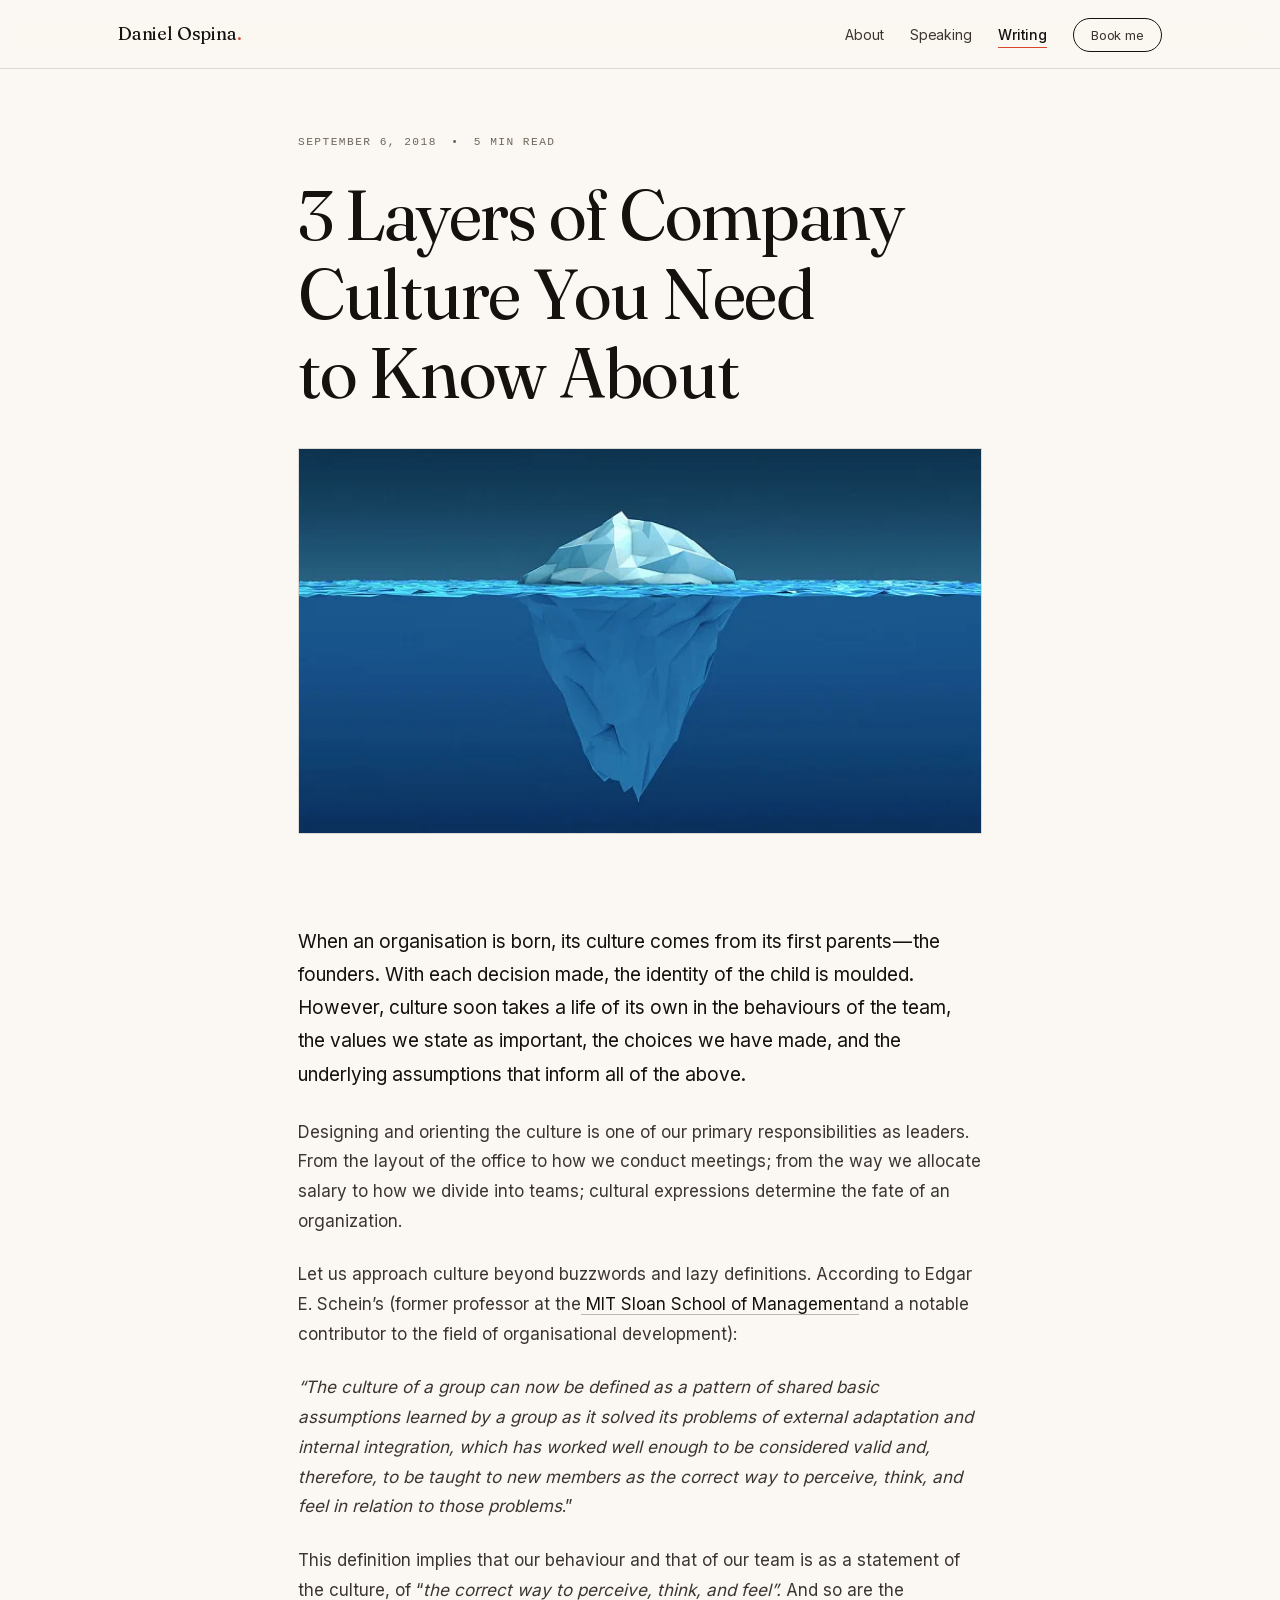
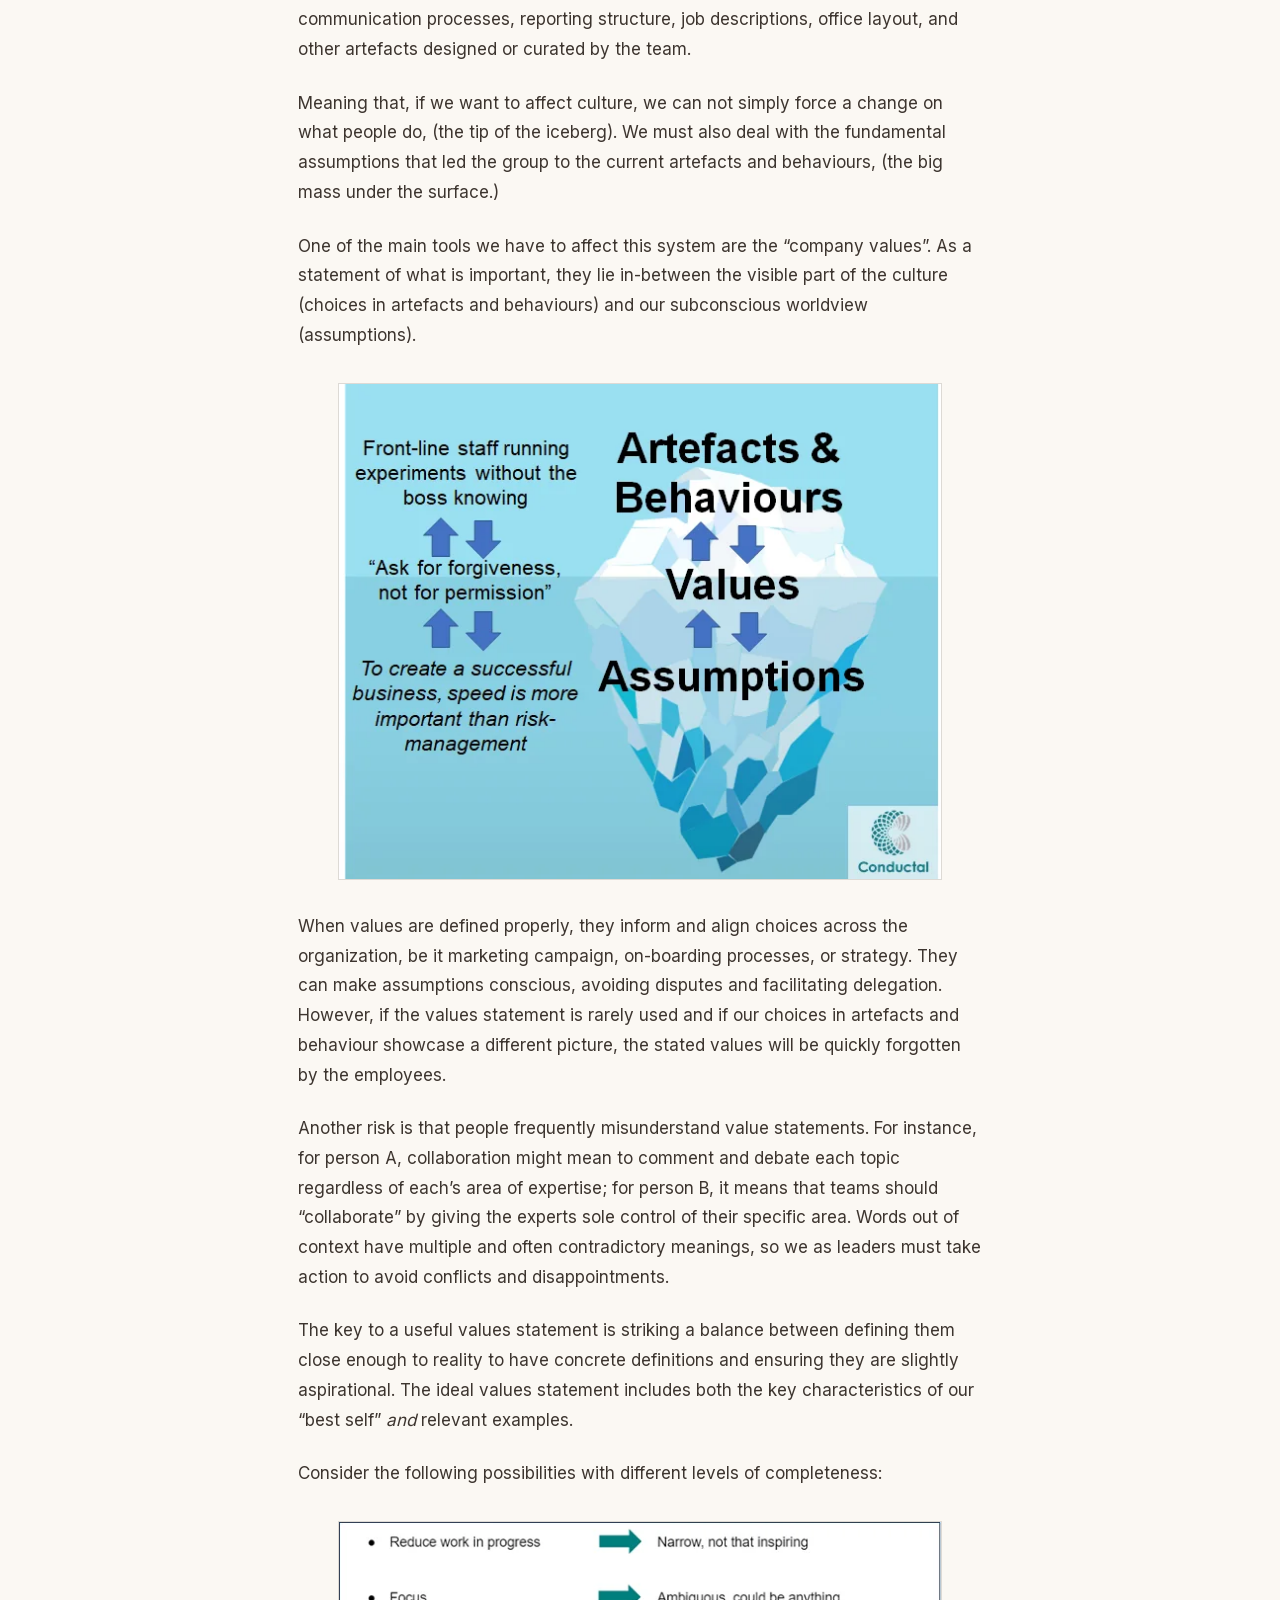
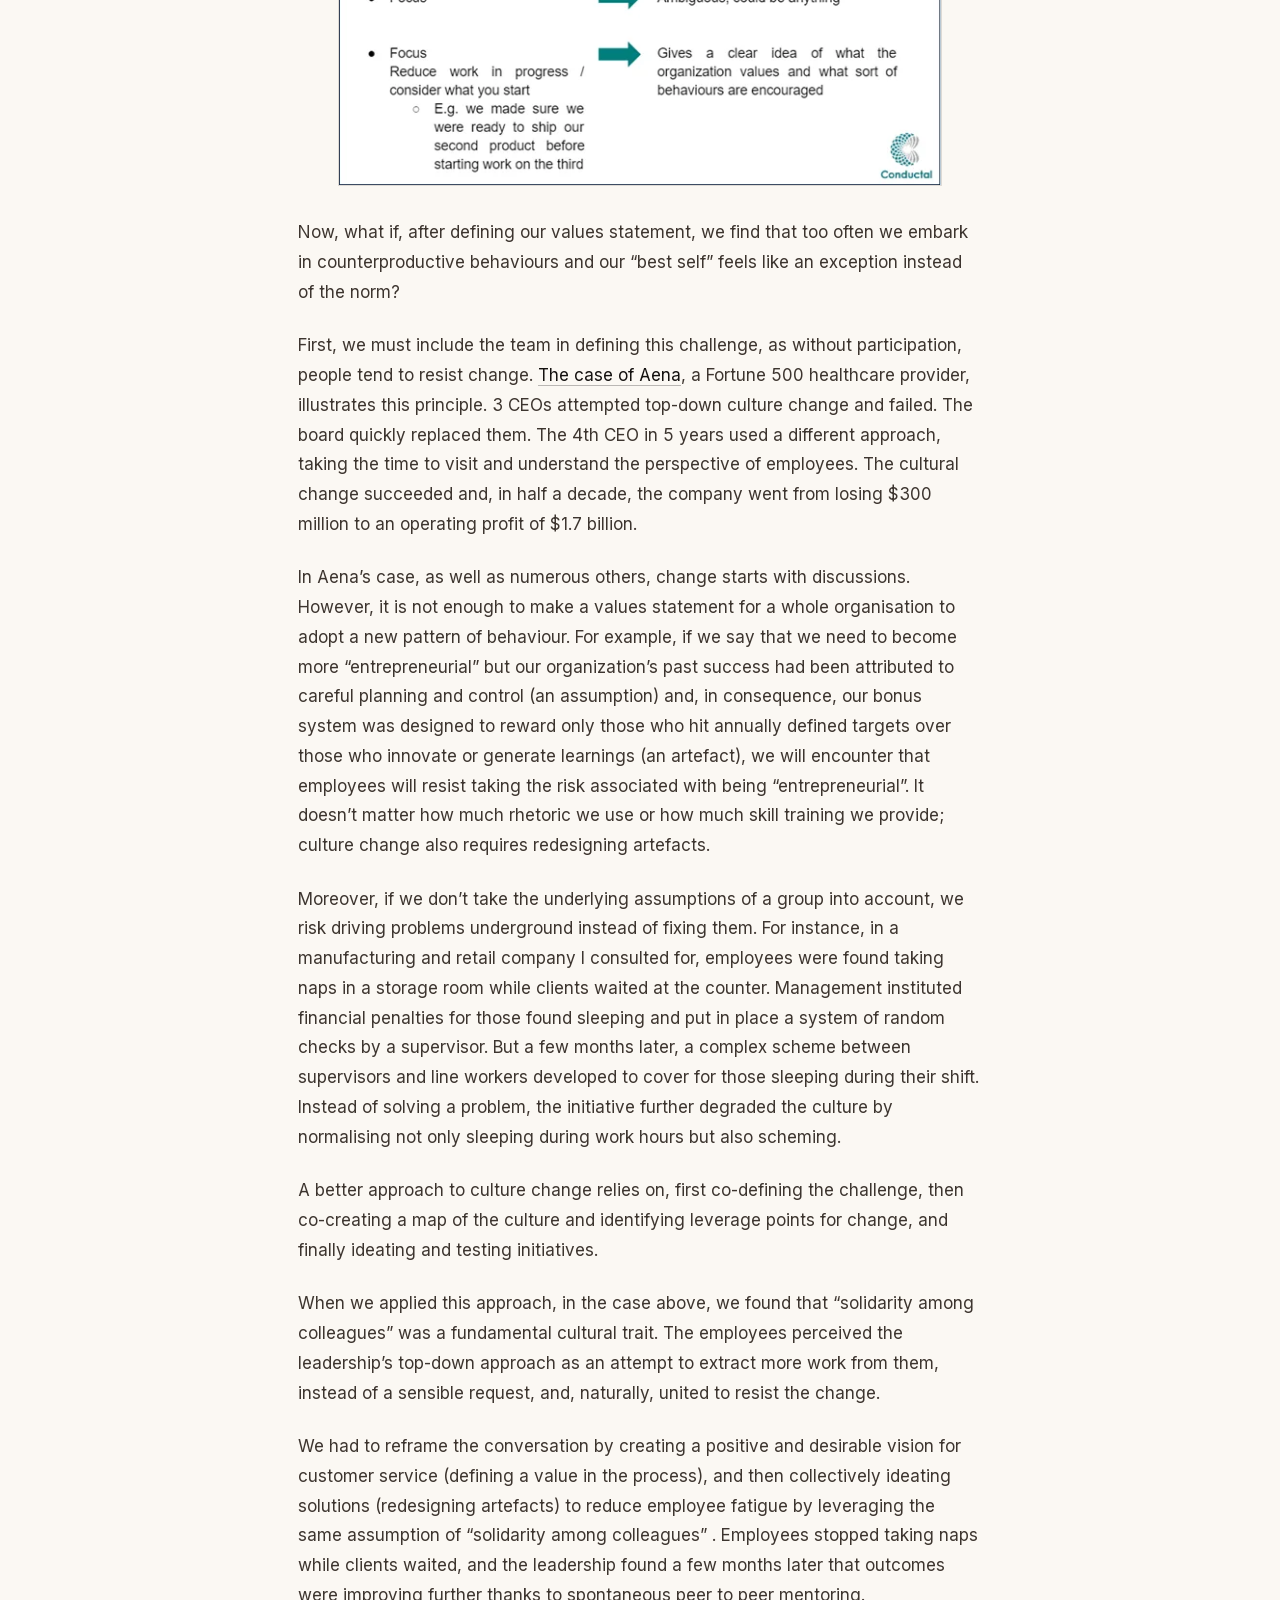
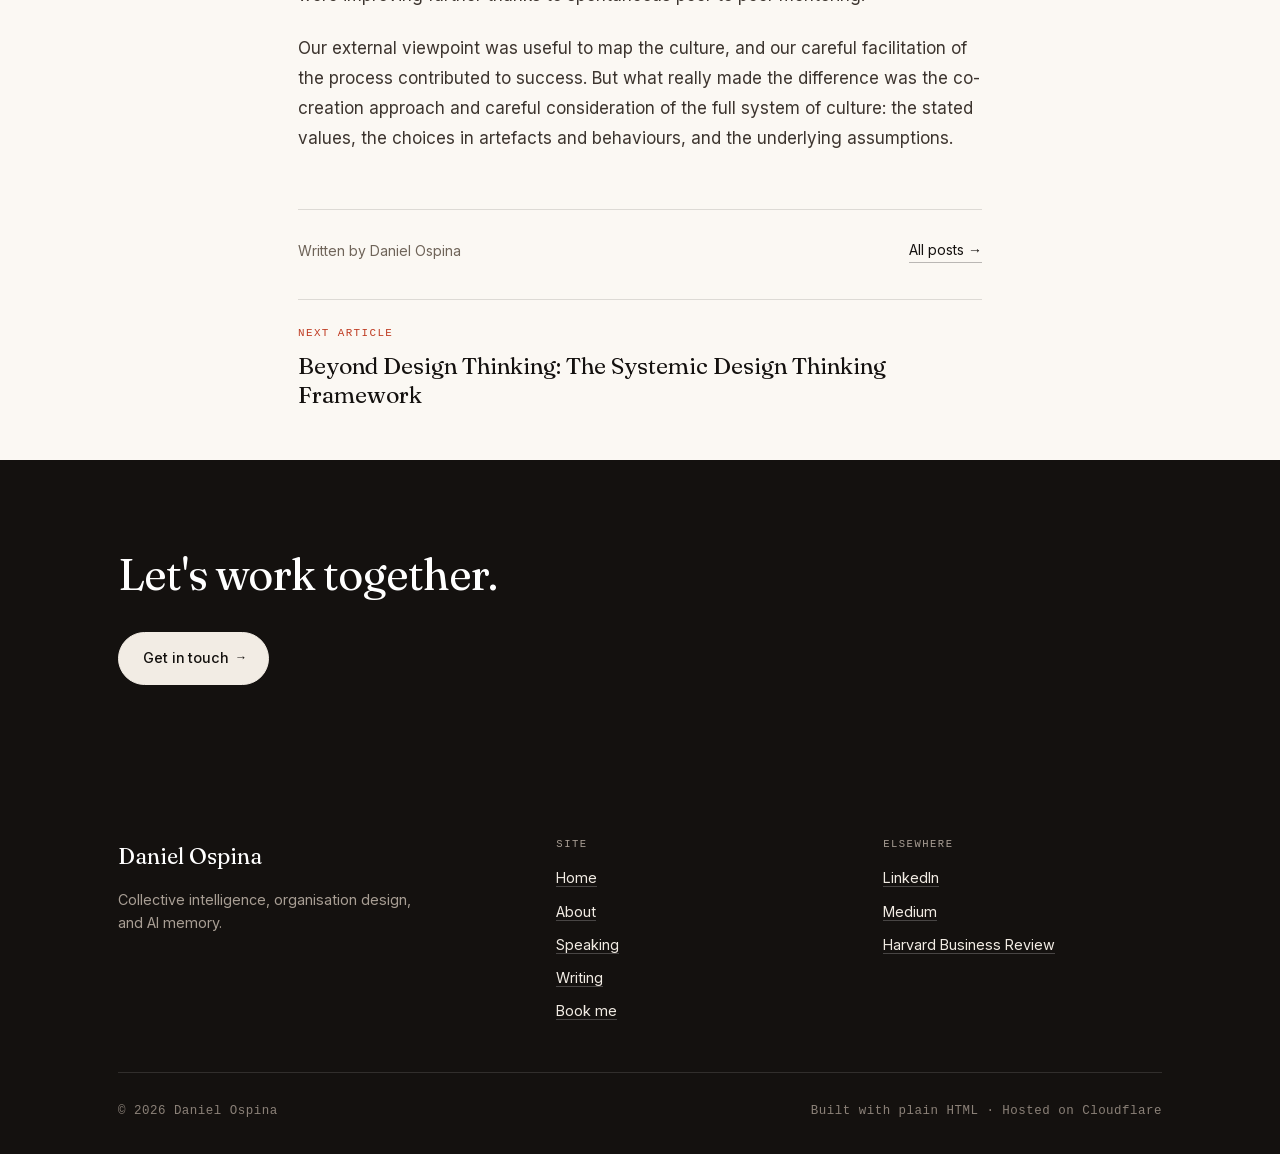
<file: writing/3-layers-to-design-your-company-culture/index.html>
<!DOCTYPE html>
<html lang="en">
<head>
<meta charset="utf-8">
<meta name="viewport" content="width=device-width, initial-scale=1">
<title>3 Layers of Company Culture You Need to Know About — Daniel Ospina</title>
<meta name="description" content="Culture starts as the founders&#x27; decisions and then takes on a life of its own. Artefacts, values and assumptions, and why changing the first without the third">
<link rel="canonical" href="https://danielospina.info/writing/3-layers-to-design-your-company-culture/">
<meta property="og:site_name" content="Daniel Ospina">
<meta property="og:title" content="3 Layers of Company Culture You Need to Know About — Daniel Ospina">
<meta property="og:description" content="Culture starts as the founders&#x27; decisions and then takes on a life of its own. Artefacts, values and assumptions, and why changing the first without the third">
<meta property="og:url" content="https://danielospina.info/writing/3-layers-to-design-your-company-culture/">
<meta property="og:type" content="article">
<meta property="og:image" content="https://danielospina.info/assets/img/og-image.jpg">
<meta property="og:image:width" content="1200">
<meta property="og:image:height" content="630">
<meta property="og:image:alt" content="The main hall at Tech Open Air, Berlin 2017, seen from the back of the audience">
<meta name="twitter:card" content="summary_large_image">
<meta name="twitter:title" content="3 Layers of Company Culture You Need to Know About — Daniel Ospina">
<meta name="twitter:description" content="Culture starts as the founders&#x27; decisions and then takes on a life of its own. Artefacts, values and assumptions, and why changing the first without the third">
<meta name="twitter:image" content="https://danielospina.info/assets/img/og-image.jpg">
<meta name="theme-color" content="#fbf8f3">
<link rel="icon" href="/assets/img/favicon.svg" type="image/svg+xml">
<link rel="apple-touch-icon" href="/assets/img/apple-touch-icon.png">
<link rel="preload" href="/assets/fonts/inter-normal-latin.woff2" as="font" type="font/woff2" crossorigin>
<link rel="preload" href="/assets/fonts/fraunces-normal-latin.woff2" as="font" type="font/woff2" crossorigin>
<link rel="stylesheet" href="/assets/css/site.css">
</head>
<body>
<a class="skip" href="#main">Skip to content</a>
<header class="nav" id="site-nav" data-open="false">
  <div class="wrap nav__inner">
    <a class="nav__brand" href="/">Daniel Ospina<span>.</span></a>
    <button class="nav__toggle" type="button" aria-expanded="false" aria-controls="nav-links" aria-label="Menu">
      <svg width="20" height="14" viewBox="0 0 20 14" fill="none" stroke="currentColor" stroke-width="1.5" aria-hidden="true">
        <path d="M0 1h20M0 7h20M0 13h20"/>
      </svg>
    </button>
    <nav aria-label="Primary">
      <ul class="nav__links" id="nav-links">
        <li><a href="/about/">About</a></li><li><a href="/speaking/">Speaking</a></li><li><a href="/writing/" aria-current="page">Writing</a></li>
        <li><a class="nav__cta" href="/book/">Book me</a></li>
      </ul>
    </nav>
  </div>
</header>
<main id="main">

<section class="post-head wrap wrap--narrow">
  <p class="post-meta"><span>September 6, 2018</span><span aria-hidden="true">&bull;</span><span>5 min read</span></p>
  <h1 class="post-title">3 Layers of Company Culture You Need to Know About</h1>
</section>

<figure class="post-hero wrap wrap--narrow"><img src="/assets/img/iceberg-814c35.webp" alt="" width="654" height="368" decoding="async"></figure>

<article class="article wrap wrap--narrow section--tight">
<p>When an organisation is born, its culture comes from its first parents — the founders. With each decision made, the identity of the child is moulded. However, culture soon takes a life of its own in the behaviours of the team, the values we state as important, the choices we have made, and the underlying assumptions that inform all of the above.</p><p>Designing and orienting the culture is one of our primary responsibilities as leaders. From the layout of the office to how we conduct meetings; from the way we allocate salary to how we divide into teams; cultural expressions determine the fate of an organization.</p><p>Let us approach culture beyond buzzwords and lazy definitions. According to Edgar E. Schein’s (former professor at the<a rel="noopener" href="https://en.wikipedia.org/wiki/MIT_Sloan_School_of_Management">&nbsp;MIT Sloan School of Management</a>and a notable contributor to the field of organisational development):</p><p><em>“The culture of a group can now be defined as a pattern of shared basic assumptions learned by a group as it solved its problems of external adaptation and internal integration, which has worked well enough to be considered valid and, therefore, to be taught to new members as the correct way to perceive, think, and feel in relation to those problems</em>.”</p><p>This definition implies that our behaviour and that of our team is as a statement of the culture, of “<em>the correct way to perceive, think, and feel”.&nbsp;</em>And so are the communication processes, reporting structure, job descriptions, office layout, and other artefacts designed or curated by the team.</p><p>Meaning that, if we want to affect culture, we can not simply force a change on what people do, (the tip of the iceberg). We must also deal with the fundamental assumptions that led the group to the current artefacts and behaviours, (the big mass under the surface.)</p><p>One of the main tools we have to affect this system are the “company values”. As a statement of what is important, they lie in-between the visible part of the culture (choices in artefacts and behaviours) and our subconscious worldview (assumptions).</p><figure><img src="/assets/img/0-5wvb1voz5e6xlkk0-59d3e5.webp" alt="Diagram of culture as an iceberg: artefacts and behaviours above the surface, values and assumptions below" width="609" height="501" loading="lazy" decoding="async"></figure><p>When values are defined properly, they inform and align choices across the organization, be it marketing campaign, on-boarding processes, or strategy. They can make assumptions conscious, avoiding disputes and facilitating delegation. However, if the values statement is rarely used and if our choices in artefacts and behaviour showcase a different picture, the stated values will be quickly forgotten by the employees.</p><p>Another risk is that people frequently misunderstand value statements. For instance, for person A, collaboration might mean to comment and debate each topic regardless of each’s area of expertise; for person B, it means that teams should “collaborate” by giving the experts sole control of their specific area. Words out of context have multiple and often contradictory meanings, so we as leaders must take action to avoid conflicts and disappointments.</p><p>The key to a useful values statement is striking a balance between defining them close enough to reality to have concrete definitions and ensuring they are slightly aspirational. The ideal values statement includes both the key characteristics of our “best self”&nbsp;<em>and </em>relevant examples.</p><p>Consider the following possibilities with different levels of completeness:</p><figure><img src="/assets/img/0-4y2ysubtve-nwzxv-a15c74.webp" alt="Table comparing vague bullet-point wording with a version that shows what the organisation values and encourages" width="624" height="273" loading="lazy" decoding="async"></figure><p>Now, what if, after defining our values statement, we find that too often we embark in counterproductive behaviours and our “best self” feels like an exception instead of the norm?</p><p>First, we must include the team in defining this challenge, as without participation, people tend to resist change.&nbsp;<a rel="noopener" href="https://hbr.org/2012/07/cultural-change-that-sticks">The case of Aena</a>, a Fortune 500 healthcare provider, illustrates this principle. 3 CEOs attempted top-down culture change and failed. The board quickly replaced them. The 4th CEO in 5 years used a different approach, taking the time to visit and understand the perspective of employees. The cultural change succeeded and, in half a decade, the company went from losing $300 million to an operating profit of $1.7 billion.</p><p>In Aena’s case, as well as numerous others, change starts with discussions. However, it is not enough to make a values statement for a whole organisation to adopt a new pattern of behaviour. For example, if we say that we need to become more “entrepreneurial” but our organization’s past success had been attributed to careful planning and control (an assumption) and, in consequence, our bonus system was designed to reward only those who hit annually defined targets over those who innovate or generate learnings (an artefact), we will encounter that employees will resist taking the risk associated with being “entrepreneurial”. It doesn’t matter how much rhetoric we use or how much skill training we provide; culture change also requires redesigning artefacts.</p><p>Moreover, if we don’t take the underlying assumptions of a group into account, we risk driving problems underground instead of fixing them. For instance, in a manufacturing and retail company I consulted for, employees were found taking naps in a storage room while clients waited at the counter. Management instituted financial penalties for those found sleeping and put in place a system of random checks by a supervisor. But a few months later, a complex scheme between supervisors and line workers developed to cover for those sleeping during their shift. Instead of solving a problem, the initiative further degraded the culture by normalising not only sleeping during work hours but also scheming.</p><p>A better approach to culture change relies on, first co-defining the challenge, then co-creating a map of the culture and identifying leverage points for change, and finally ideating and testing initiatives.</p><p>When we applied this approach, in the case above, we found that “solidarity among colleagues” was a fundamental cultural trait. The employees perceived the leadership’s top-down approach as an attempt to extract more work from them, instead of a sensible request, and, naturally, united to resist the change.</p><p>We had to reframe the conversation by creating a positive and desirable vision for customer service (defining a value in the process), and then collectively ideating solutions (redesigning artefacts) to reduce employee fatigue by leveraging the same assumption of “solidarity among colleagues”&nbsp;. Employees stopped taking naps while clients waited, and the leadership found a few months later that outcomes were improving further thanks to spontaneous peer to peer mentoring.</p><p>Our external viewpoint was useful to map the culture, and our careful facilitation of the process contributed to success. But what really made the difference was the co-creation approach and careful consideration of the full system of culture: the stated values, the choices in artefacts and behaviours, and the underlying assumptions.</p>
  <div class="post-foot">
    <span>Written by Daniel Ospina</span>
    <a href="/writing/">All posts &rarr;</a>
  </div>
  <a class="post-next" href="/writing/beyond-design-thinking-the-systemic-design-thinking-framework/">
    <span class="post-next__label">Next article</span>
    <span class="post-next__title">Beyond Design Thinking: The Systemic Design Thinking Framework</span>
  </a>
</article>

<section class="section section--ink">
  <div class="wrap">
    <h2>Let's work together.</h2>
    <div class="btn-row"><a class="btn" href="/book/">Get in touch <span class="arrow" aria-hidden="true">&rarr;</span></a>
    </div>
  </div>
</section>

</main>
<footer class="footer">
  <div class="wrap">
    <div class="footer__grid">
      <div>
        <p class="footer__brand">Daniel Ospina</p>
        <p class="footer__tag">Collective intelligence, organisation design, and AI memory.</p>
      </div>
      <div>
        <h2 class="footer__h">Site</h2>
        <ul>
          <li><a href="/">Home</a></li>
          <li><a href="/about/">About</a></li><li><a href="/speaking/">Speaking</a></li><li><a href="/writing/">Writing</a></li>
          <li><a href="/book/">Book me</a></li>
        </ul>
      </div>
      <div>
        <h2 class="footer__h">Elsewhere</h2>
        <ul><li><a href="https://www.linkedin.com/in/daniel-ospina-77976985" rel="noopener">LinkedIn</a></li><li><a href="https://medium.com/@conductal" rel="noopener">Medium</a></li><li><a href="https://hbr.org/2018/01/how-the-best-restaurants-in-the-world-balance-innovation-and-consistency" rel="noopener">Harvard Business Review</a></li></ul>
      </div>
    </div>
    <div class="footer__base">
      <span>&copy; <span data-year>2026</span> Daniel Ospina</span>
      <span>Built with plain HTML &middot; Hosted on Cloudflare</span>
    </div>
  </div>
</footer>
<script src="/assets/js/site.js" defer></script>
</body>
</html>
</file>
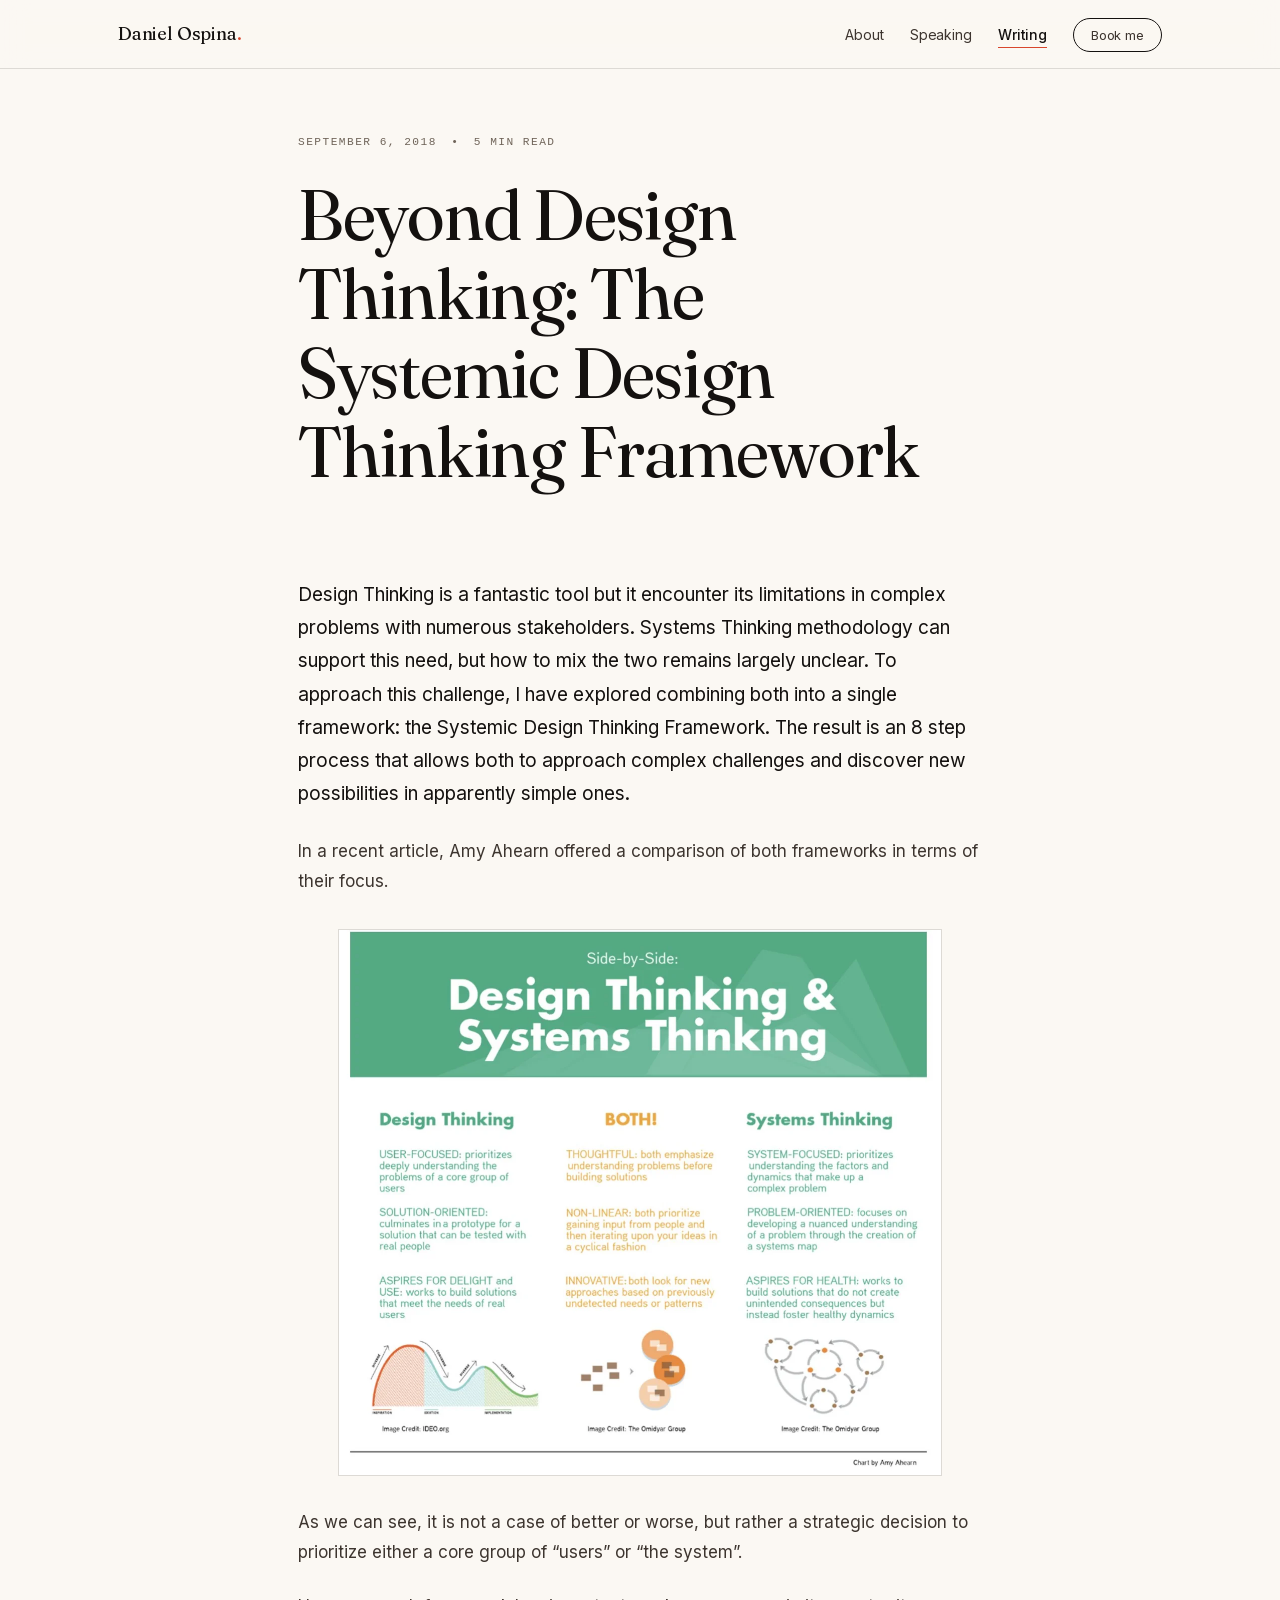
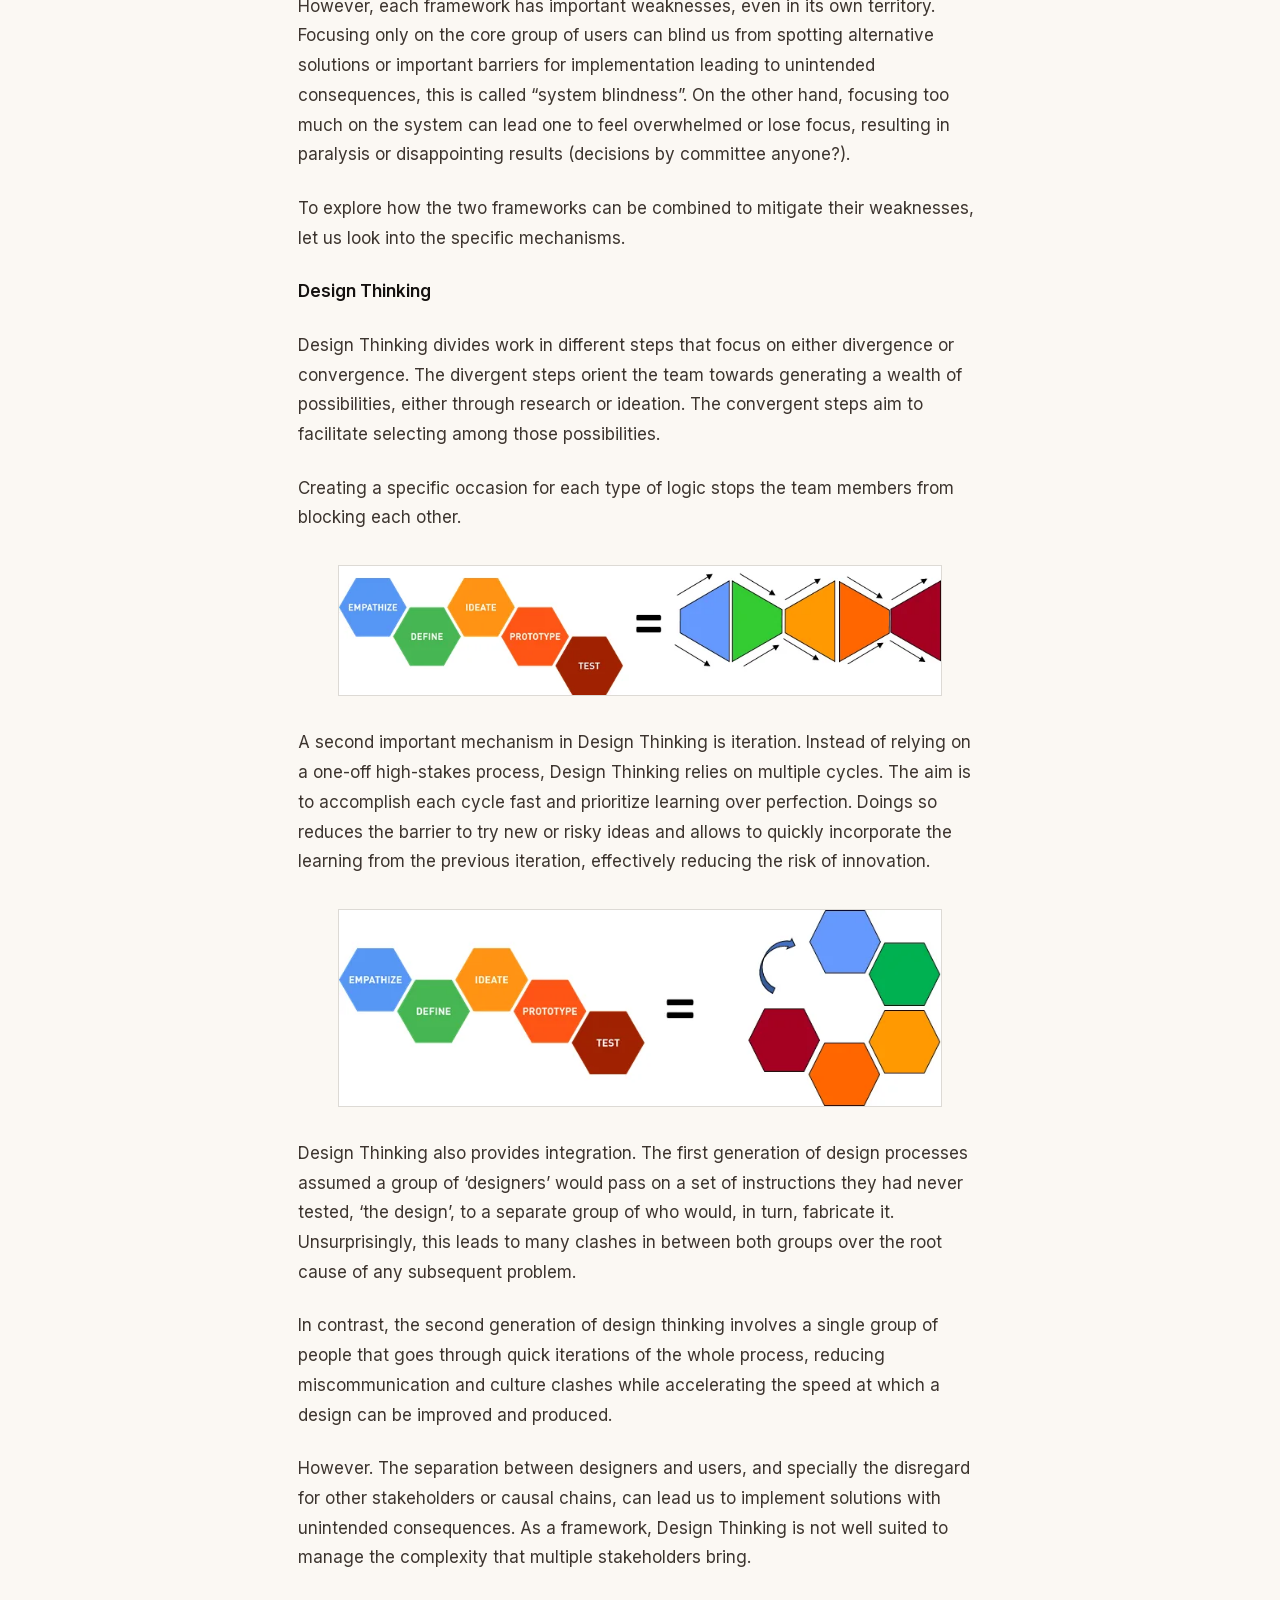
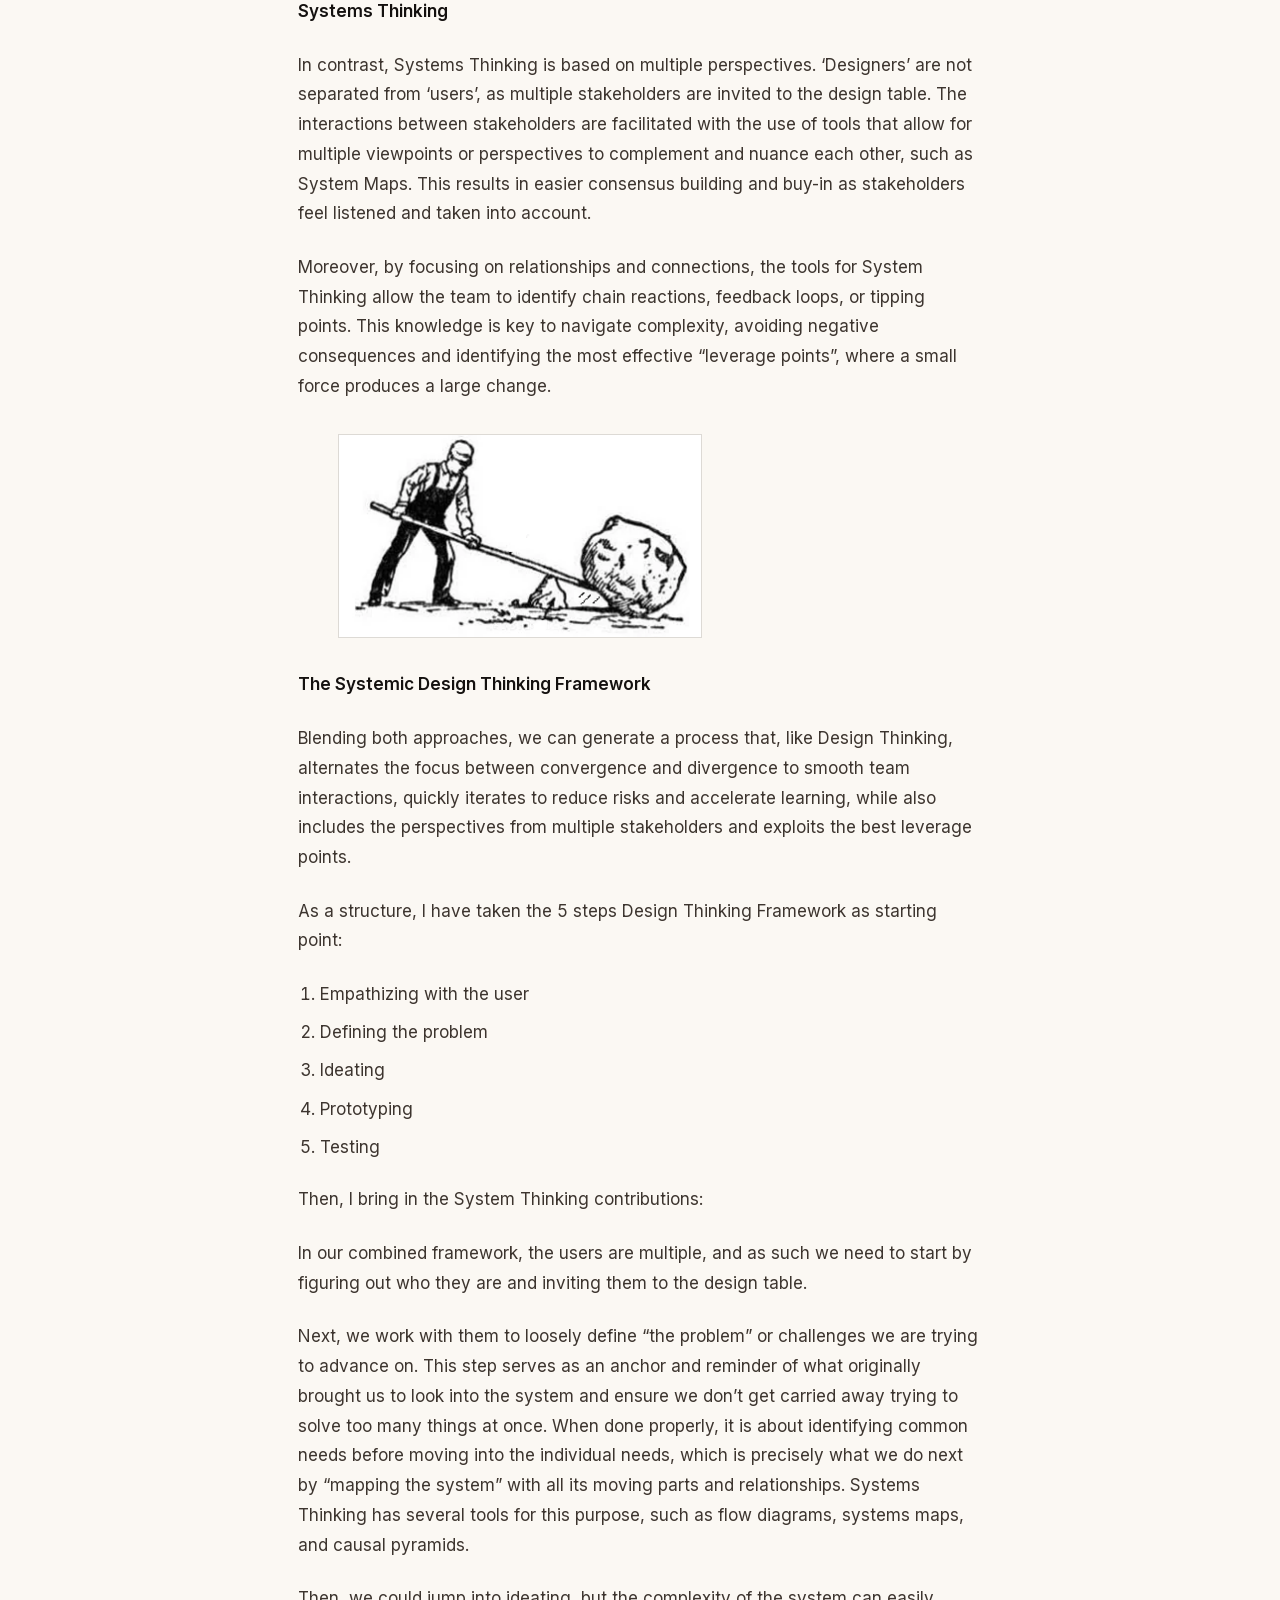
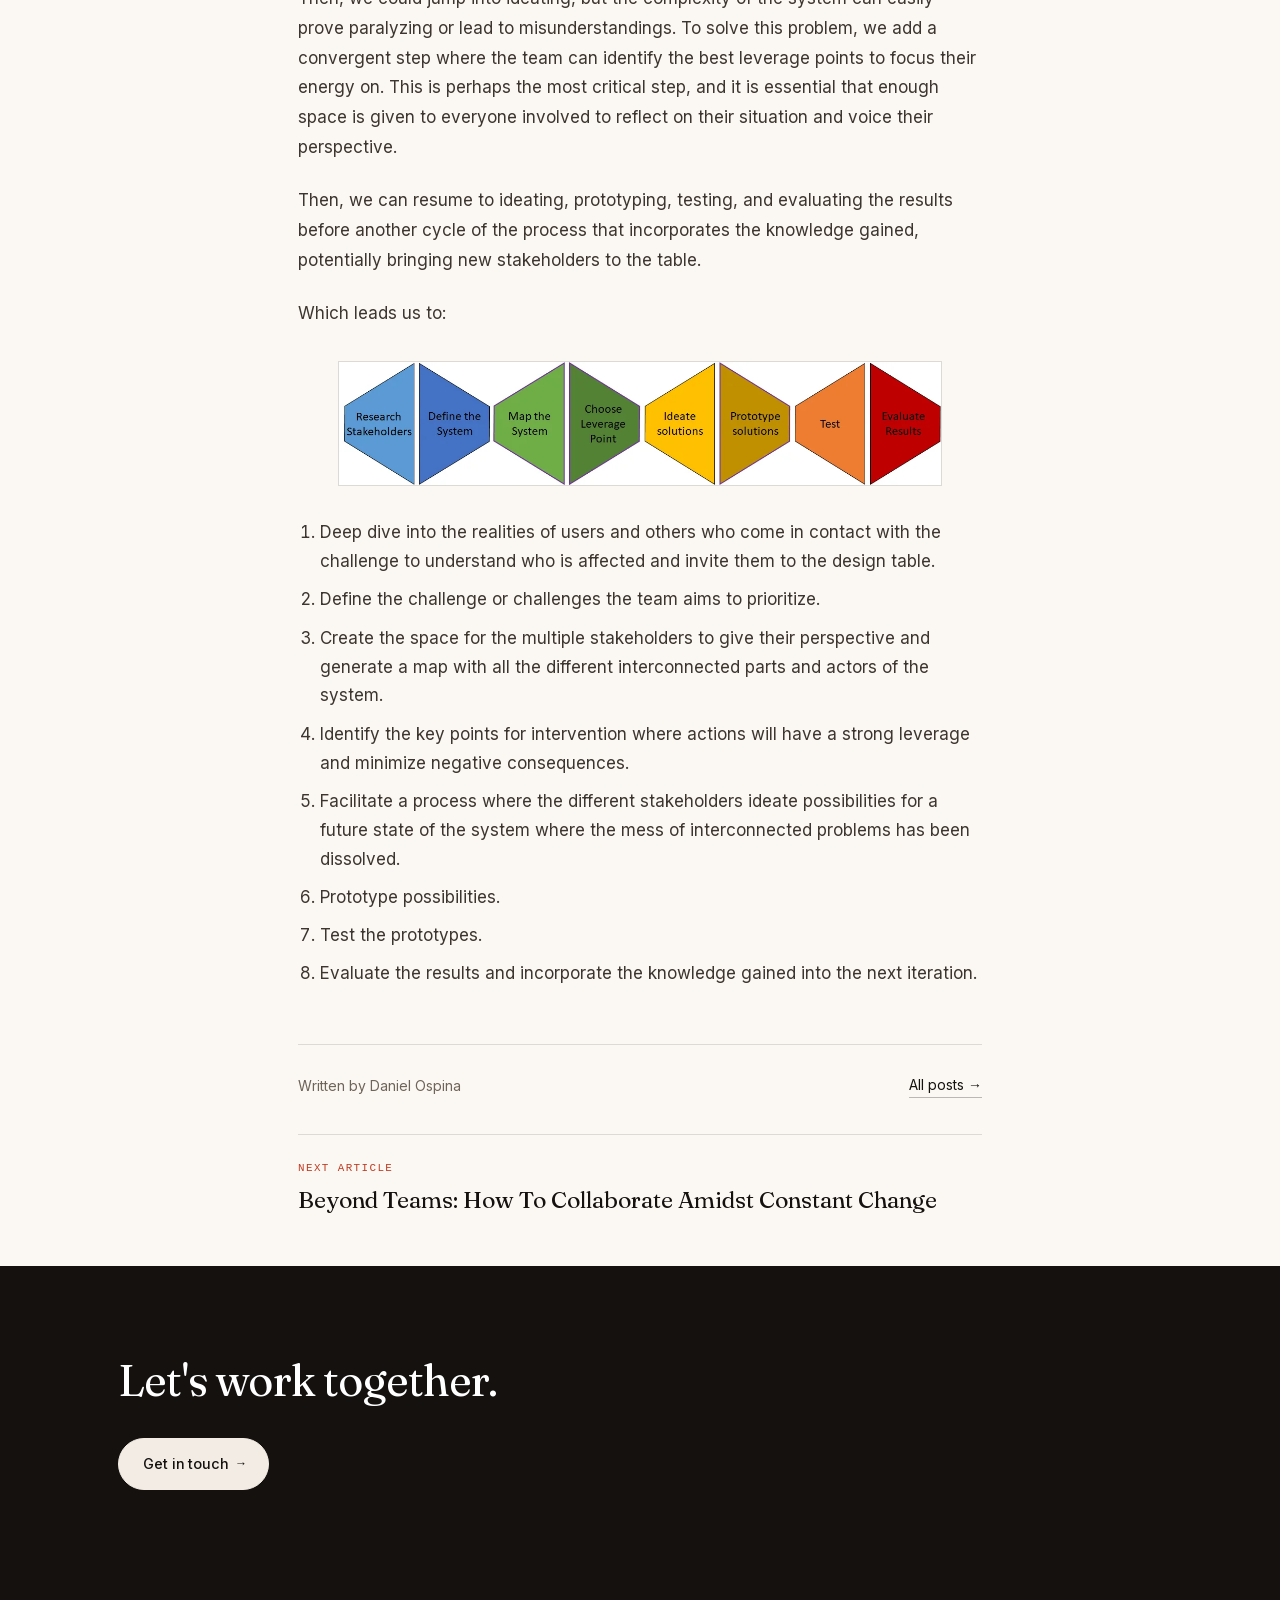
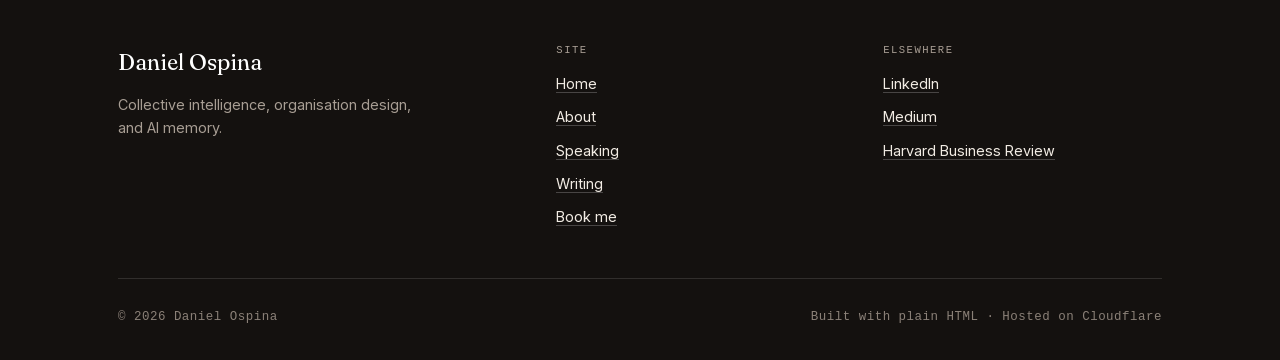
<file: writing/beyond-design-thinking-the-systemic-design-thinking-framework/index.html>
<!DOCTYPE html>
<html lang="en">
<head>
<meta charset="utf-8">
<meta name="viewport" content="width=device-width, initial-scale=1">
<title>Beyond Design Thinking: The Systemic Design Thinking Framework — Daniel Ospina</title>
<meta name="description" content="Design thinking is a fantastic tool until the problem has many stakeholders and no single user. Where systems thinking picks up, and how to use the two togeth">
<link rel="canonical" href="https://danielospina.info/writing/beyond-design-thinking-the-systemic-design-thinking-framework/">
<meta property="og:site_name" content="Daniel Ospina">
<meta property="og:title" content="Beyond Design Thinking: The Systemic Design Thinking Framework — Daniel Ospina">
<meta property="og:description" content="Design thinking is a fantastic tool until the problem has many stakeholders and no single user. Where systems thinking picks up, and how to use the two togeth">
<meta property="og:url" content="https://danielospina.info/writing/beyond-design-thinking-the-systemic-design-thinking-framework/">
<meta property="og:type" content="article">
<meta property="og:image" content="https://danielospina.info/assets/img/og-image.jpg">
<meta property="og:image:width" content="1200">
<meta property="og:image:height" content="630">
<meta property="og:image:alt" content="The main hall at Tech Open Air, Berlin 2017, seen from the back of the audience">
<meta name="twitter:card" content="summary_large_image">
<meta name="twitter:title" content="Beyond Design Thinking: The Systemic Design Thinking Framework — Daniel Ospina">
<meta name="twitter:description" content="Design thinking is a fantastic tool until the problem has many stakeholders and no single user. Where systems thinking picks up, and how to use the two togeth">
<meta name="twitter:image" content="https://danielospina.info/assets/img/og-image.jpg">
<meta name="theme-color" content="#fbf8f3">
<link rel="icon" href="/assets/img/favicon.svg" type="image/svg+xml">
<link rel="apple-touch-icon" href="/assets/img/apple-touch-icon.png">
<link rel="preload" href="/assets/fonts/inter-normal-latin.woff2" as="font" type="font/woff2" crossorigin>
<link rel="preload" href="/assets/fonts/fraunces-normal-latin.woff2" as="font" type="font/woff2" crossorigin>
<link rel="stylesheet" href="/assets/css/site.css">
</head>
<body>
<a class="skip" href="#main">Skip to content</a>
<header class="nav" id="site-nav" data-open="false">
  <div class="wrap nav__inner">
    <a class="nav__brand" href="/">Daniel Ospina<span>.</span></a>
    <button class="nav__toggle" type="button" aria-expanded="false" aria-controls="nav-links" aria-label="Menu">
      <svg width="20" height="14" viewBox="0 0 20 14" fill="none" stroke="currentColor" stroke-width="1.5" aria-hidden="true">
        <path d="M0 1h20M0 7h20M0 13h20"/>
      </svg>
    </button>
    <nav aria-label="Primary">
      <ul class="nav__links" id="nav-links">
        <li><a href="/about/">About</a></li><li><a href="/speaking/">Speaking</a></li><li><a href="/writing/" aria-current="page">Writing</a></li>
        <li><a class="nav__cta" href="/book/">Book me</a></li>
      </ul>
    </nav>
  </div>
</header>
<main id="main">

<section class="post-head wrap wrap--narrow">
  <p class="post-meta"><span>September 6, 2018</span><span aria-hidden="true">&bull;</span><span>5 min read</span></p>
  <h1 class="post-title">Beyond Design Thinking: The Systemic Design Thinking Framework</h1>
</section>



<article class="article wrap wrap--narrow section--tight">
<p>Design Thinking is a fantastic tool but it encounter its limitations in complex problems with numerous stakeholders. Systems Thinking methodology can support this need, but how to mix the two remains largely unclear. To approach this challenge, I have explored combining both into a single framework: the Systemic Design Thinking Framework. The result is an 8 step process that allows both to approach complex challenges and discover new possibilities in apparently simple ones.</p><p>In a recent article, Amy Ahearn offered a comparison of both frameworks in terms of their focus.</p><figure><img src="/assets/img/0-ook8rcv5b9newxy7-d078f9.webp" alt="Side-by-side comparison of Design Thinking and Systems Thinking: focus, approach and aspiration" width="1200" height="1088" loading="lazy" decoding="async"></figure><p>As we can see, it is not a case of better or worse, but rather a strategic decision to prioritize either a core group of “users” or “the system”.</p><p>However, each framework has important weaknesses, even in its own territory. Focusing only on the core group of users can blind us from spotting alternative solutions or important barriers for implementation leading to unintended consequences, this is called “system blindness”. On the other hand, focusing too much on the system can lead one to feel overwhelmed or lose focus, resulting in paralysis or disappointing results (decisions by committee anyone?).</p><p>To explore how the two frameworks can be combined to mitigate their weaknesses, let us look into the specific mechanisms.</p><p><strong>Design Thinking</strong></p><p>Design Thinking divides work in different steps that focus on either divergence or convergence. The divergent steps orient the team towards generating a wealth of possibilities, either through research or ideation. The convergent steps aim to facilitate selecting among those possibilities.</p><p>Creating a specific occasion for each type of logic stops the team members from blocking each other.</p><figure><img src="/assets/img/image-asset-05d84d.webp" alt="The five design thinking stages as hexagons, shown equal to three diverge-converge diamonds" width="797" height="171" loading="lazy" decoding="async"></figure><p>A second important mechanism in Design Thinking is iteration. Instead of relying on a one-off high-stakes process, Design Thinking relies on multiple cycles. The aim is to accomplish each cycle fast and prioritize learning over perfection. Doings so reduces the barrier to try new or risky ideas and allows to quickly incorporate the learning from the previous iteration, effectively reducing the risk of innovation.</p><figure><img src="/assets/img/0-ldp8iz-a-c8c8cz-ea0026.webp" alt="The same five design thinking stages arranged as a continuous loop instead of a straight line" width="741" height="241" loading="lazy" decoding="async"></figure><p>Design Thinking also provides integration. The first generation of design processes assumed a group of ‘designers’ would pass on a set of instructions they had never tested, ‘the design’, to a separate group of who would, in turn, fabricate it. Unsurprisingly, this leads to many clashes in between both groups over the root cause of any subsequent problem.</p><p>In contrast, the second generation of design thinking involves a single group of people that goes through quick iterations of the whole process, reducing miscommunication and culture clashes while accelerating the speed at which a design can be improved and produced.</p><p>However. The separation between designers and users, and specially the disregard for other stakeholders or causal chains, can lead us to implement solutions with unintended consequences. As a framework, Design Thinking is not well suited to manage the complexity that multiple stakeholders bring.</p><p><strong>Systems Thinking</strong></p><p>In contrast, Systems Thinking is based on multiple perspectives.&nbsp;‘Designers’ are not separated from ‘users’, as multiple stakeholders are invited to the design table.&nbsp;The interactions between stakeholders are facilitated with the use of tools that allow for multiple viewpoints or perspectives to complement and nuance each other, such as System Maps. This results in easier consensus building and buy-in as stakeholders feel listened and taken into account.</p><p>Moreover, by focusing on relationships and connections, the tools for System Thinking allow the team to identify chain reactions, feedback loops, or tipping points. This knowledge is key to navigate complexity, avoiding negative consequences and identifying the most effective “leverage points”, where a small force produces a large change.</p><figure><img src="/assets/img/0-ycq9llans-muzm1e-adcffc.webp" alt="Line drawing of a person levering a large boulder with a pole" width="364" height="204" loading="lazy" decoding="async"></figure><p><strong>The Systemic Design Thinking Framework</strong></p><p>Blending both approaches, we can generate a process that, like Design Thinking, alternates the focus between convergence and divergence to smooth team interactions, quickly iterates to reduce risks and accelerate learning, while also includes the perspectives from multiple stakeholders and exploits the best leverage points.</p><p>As a structure, I have taken the 5 steps Design Thinking Framework as starting point:</p><ol><li>Empathizing with the user</li><li>Defining the problem</li><li>Ideating</li><li>Prototyping</li><li>Testing</li></ol><p>Then, I bring in the System Thinking contributions:</p><p>In our combined framework, the users are multiple, and as such we need to start by figuring out who they are and inviting them to the design table.</p><p>Next, we work with them to loosely define “the problem” or challenges we are trying to advance on. This step serves as an anchor and reminder of what originally brought us to look into the system and ensure we don’t get carried away trying to solve too many things at once. When done properly, it is about identifying common needs before moving into the individual needs, which is precisely what we do next by “mapping the system” with all its moving parts and relationships. Systems Thinking has several tools for this purpose, such as flow diagrams, systems maps, and causal pyramids.</p><p>Then, we could jump into ideating, but the complexity of the system can easily prove paralyzing or lead to misunderstandings. To solve this problem, we add a convergent step where the team can identify the best leverage points to focus their energy on. This is perhaps the most critical step, and it is essential that enough space is given to everyone involved to reflect on their situation and voice their perspective.</p><p>Then, we can resume to ideating, prototyping, testing, and evaluating the results before another cycle of the process that incorporates the knowledge gained, potentially bringing new stakeholders to the table.</p><p>Which leads us to:</p><figure><img src="/assets/img/0-8qlda5z7ga7b8ieq-b0ed08.webp" alt="The systemic design process in eight steps, from researching stakeholders to evaluating results" width="1174" height="240" loading="lazy" decoding="async"></figure><ol><li>Deep dive into the realities of users and others who come in contact with the challenge to understand who is affected and invite them to the design table.</li><li>Define the challenge or challenges the team aims to prioritize.</li><li>Create the space for the multiple stakeholders to give their perspective and generate a map with all the different interconnected parts and actors of the system.</li><li>Identify the key points for intervention where actions will have a strong leverage and minimize negative consequences.</li><li>Facilitate a process where the different stakeholders ideate possibilities for a future state of the system where the mess of interconnected problems has been dissolved.</li><li>Prototype possibilities.</li><li>Test the prototypes.</li><li>Evaluate the results and incorporate the knowledge gained into the next iteration.</li></ol>
  <div class="post-foot">
    <span>Written by Daniel Ospina</span>
    <a href="/writing/">All posts &rarr;</a>
  </div>
  <a class="post-next" href="/writing/beyond-teams-how-to-collaborate-amidst-constantchange/">
    <span class="post-next__label">Next article</span>
    <span class="post-next__title">Beyond Teams: How To Collaborate Amidst Constant Change</span>
  </a>
</article>

<section class="section section--ink">
  <div class="wrap">
    <h2>Let's work together.</h2>
    <div class="btn-row"><a class="btn" href="/book/">Get in touch <span class="arrow" aria-hidden="true">&rarr;</span></a>
    </div>
  </div>
</section>

</main>
<footer class="footer">
  <div class="wrap">
    <div class="footer__grid">
      <div>
        <p class="footer__brand">Daniel Ospina</p>
        <p class="footer__tag">Collective intelligence, organisation design, and AI memory.</p>
      </div>
      <div>
        <h2 class="footer__h">Site</h2>
        <ul>
          <li><a href="/">Home</a></li>
          <li><a href="/about/">About</a></li><li><a href="/speaking/">Speaking</a></li><li><a href="/writing/">Writing</a></li>
          <li><a href="/book/">Book me</a></li>
        </ul>
      </div>
      <div>
        <h2 class="footer__h">Elsewhere</h2>
        <ul><li><a href="https://www.linkedin.com/in/daniel-ospina-77976985" rel="noopener">LinkedIn</a></li><li><a href="https://medium.com/@conductal" rel="noopener">Medium</a></li><li><a href="https://hbr.org/2018/01/how-the-best-restaurants-in-the-world-balance-innovation-and-consistency" rel="noopener">Harvard Business Review</a></li></ul>
      </div>
    </div>
    <div class="footer__base">
      <span>&copy; <span data-year>2026</span> Daniel Ospina</span>
      <span>Built with plain HTML &middot; Hosted on Cloudflare</span>
    </div>
  </div>
</footer>
<script src="/assets/js/site.js" defer></script>
</body>
</html>
</file>
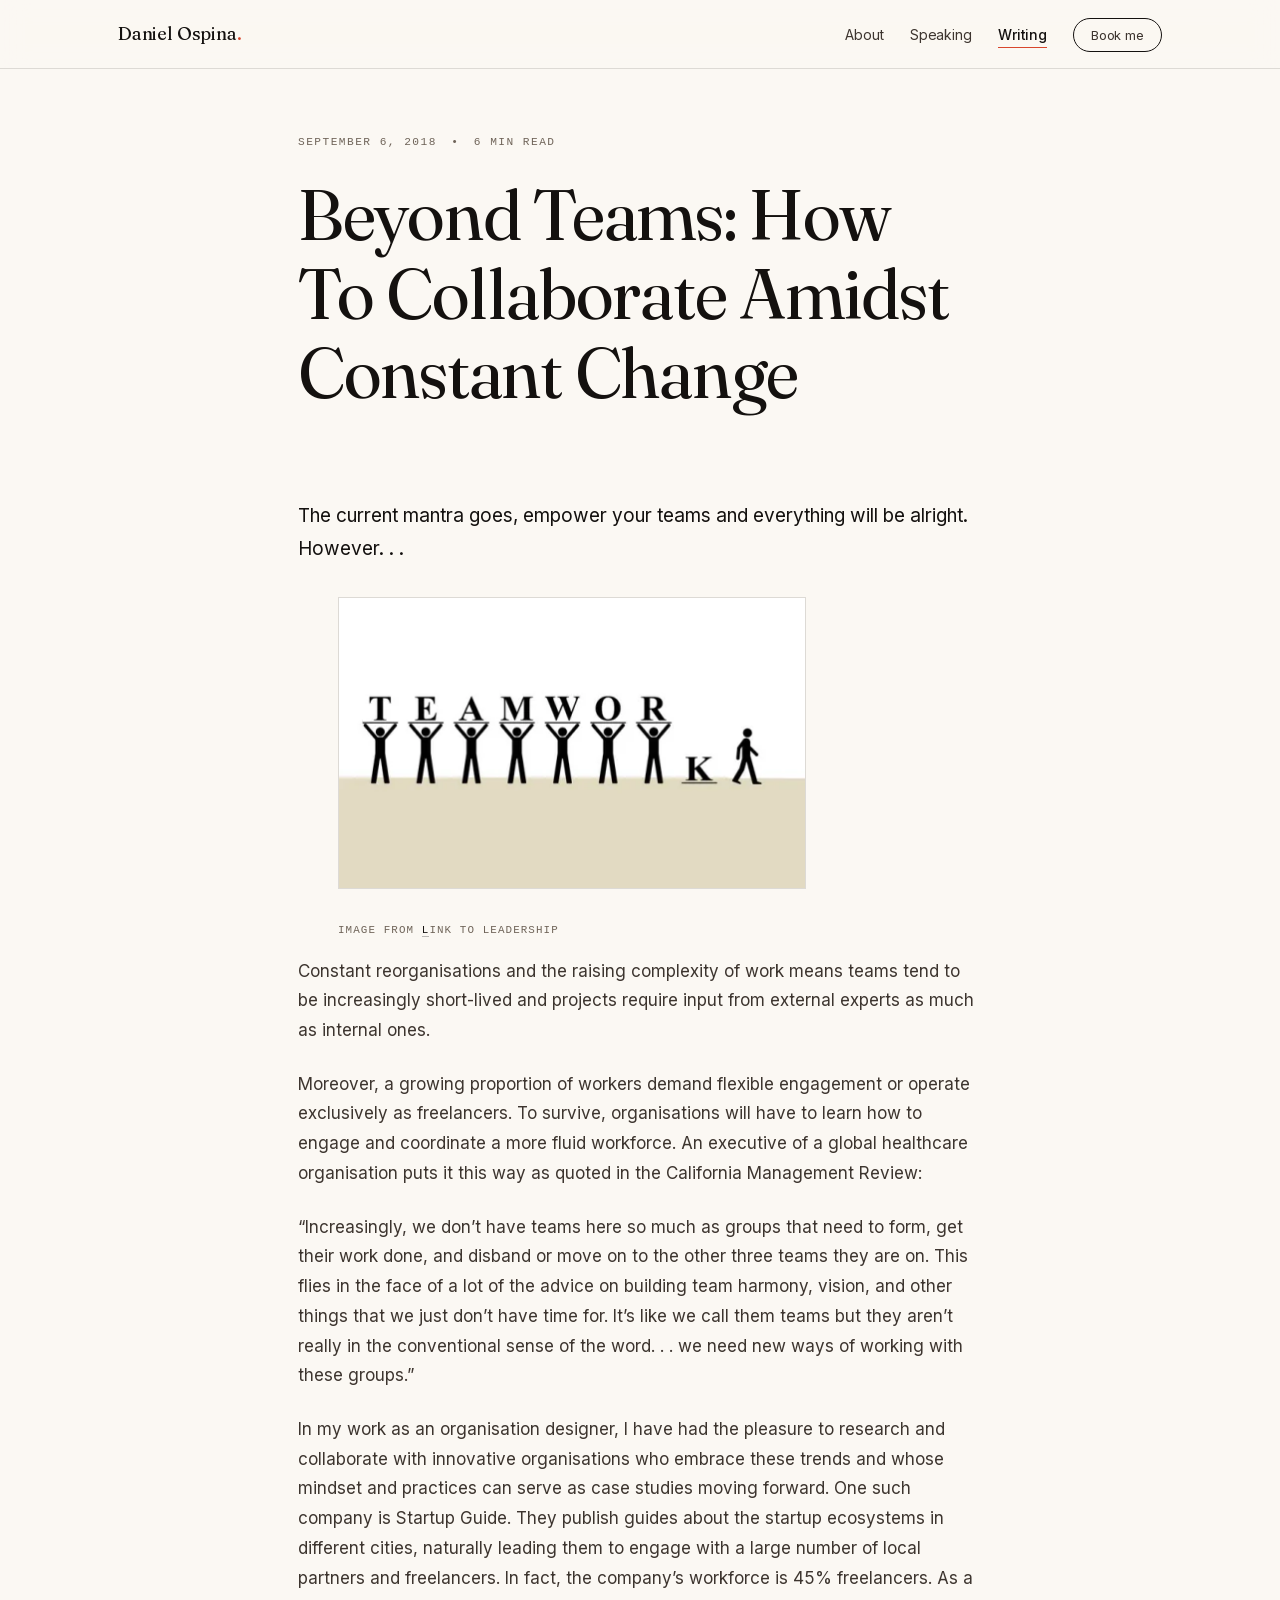
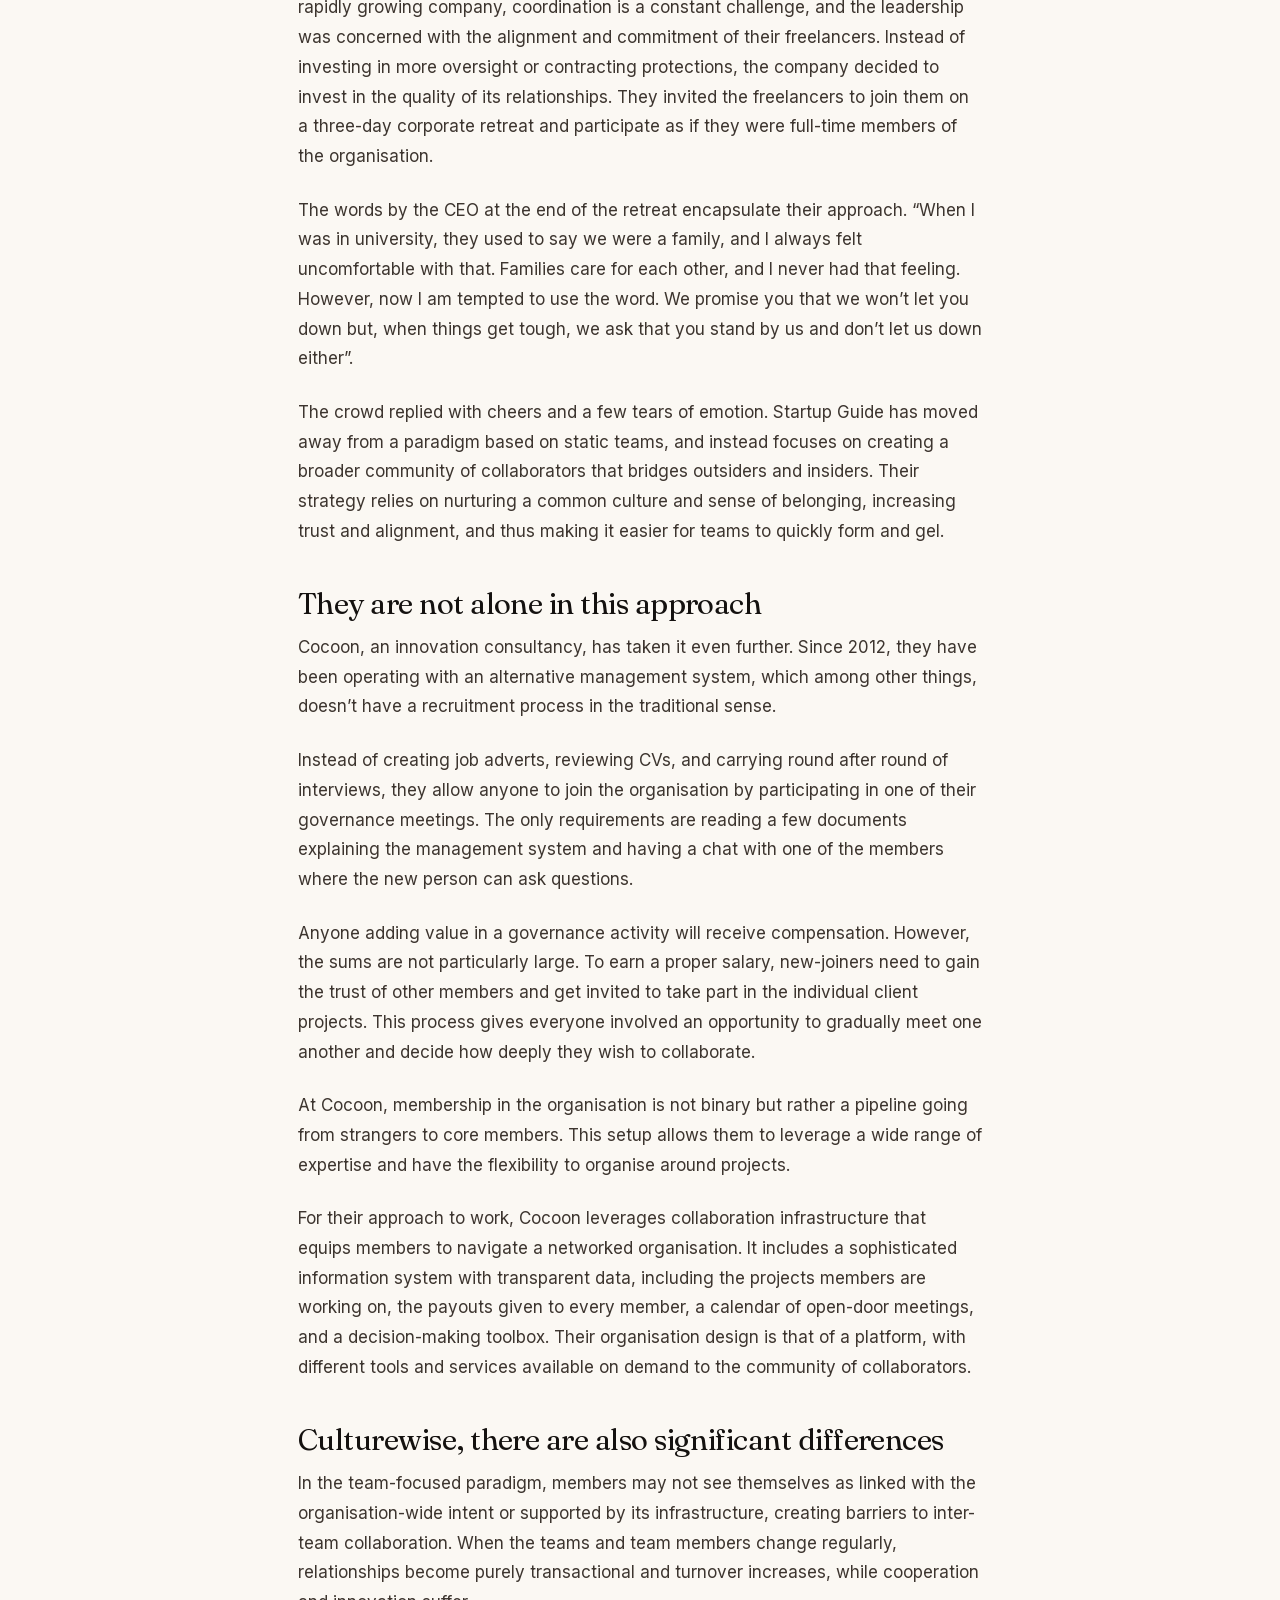
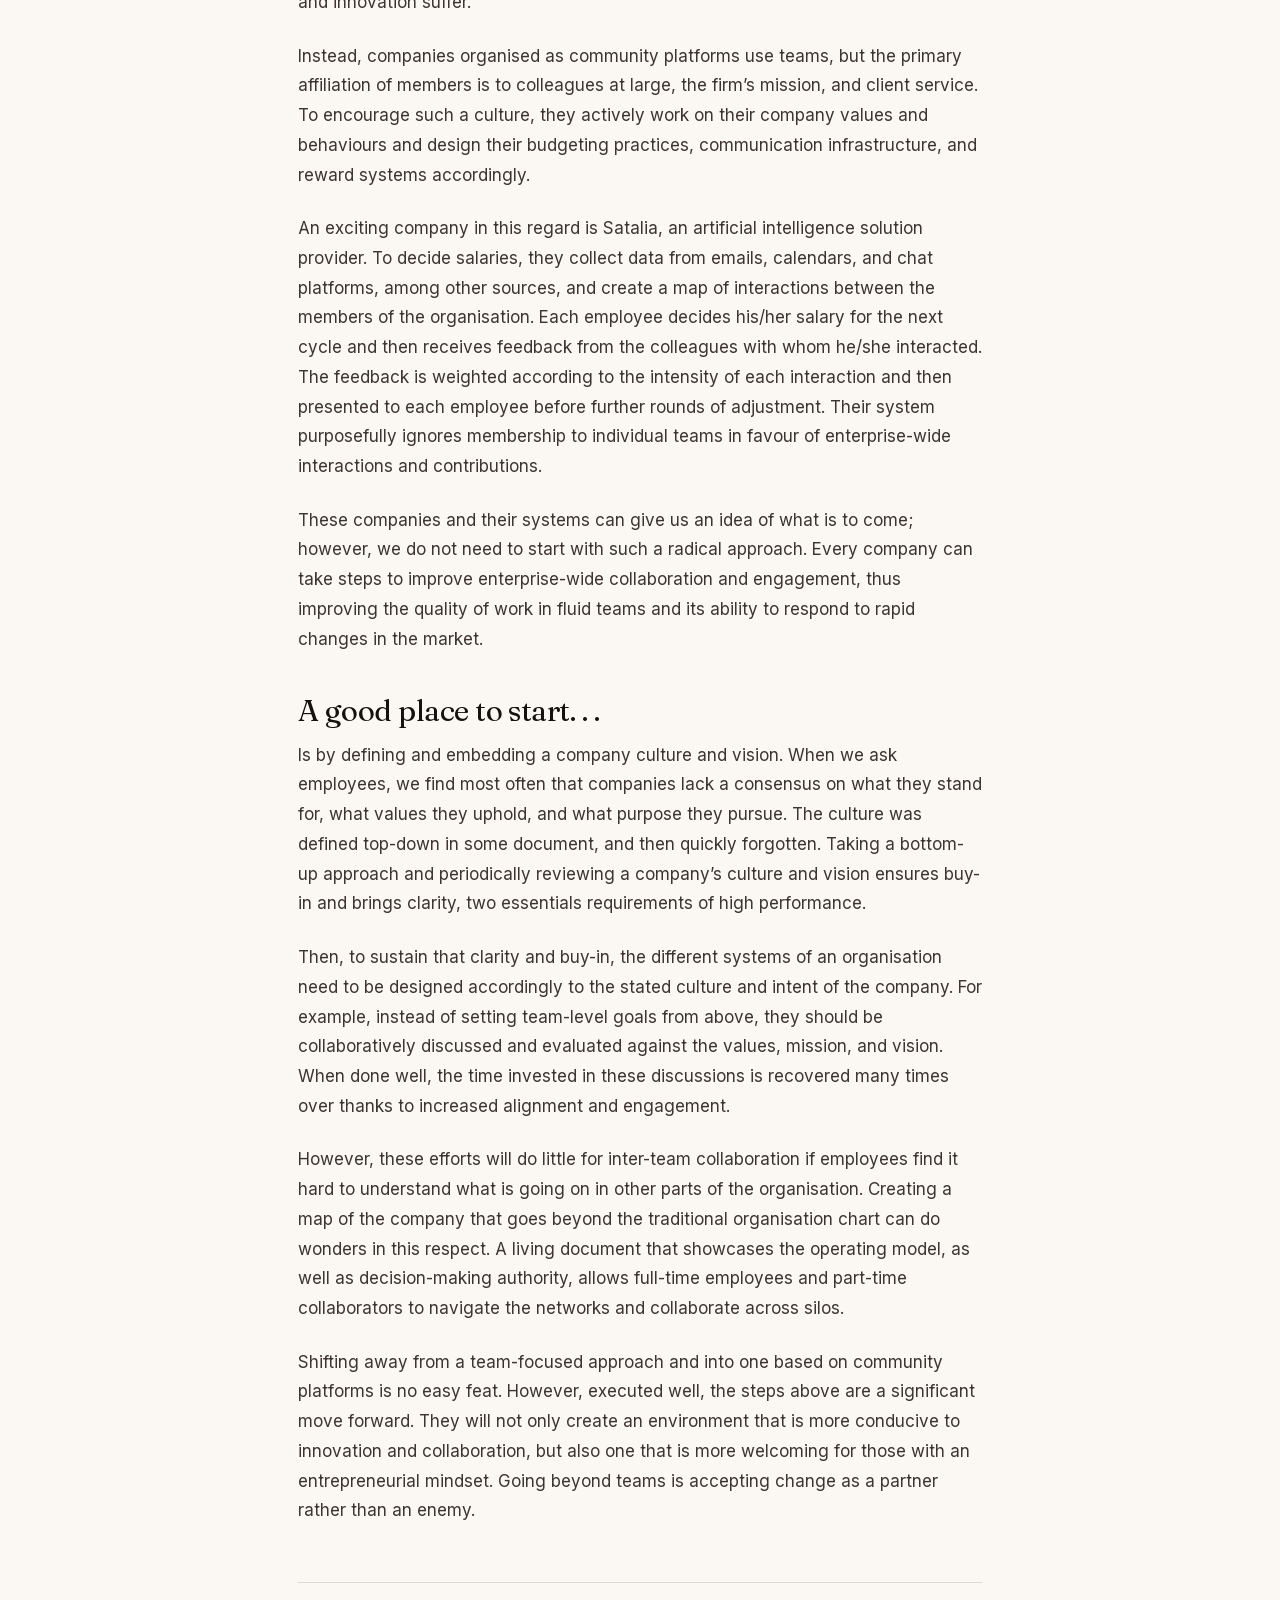
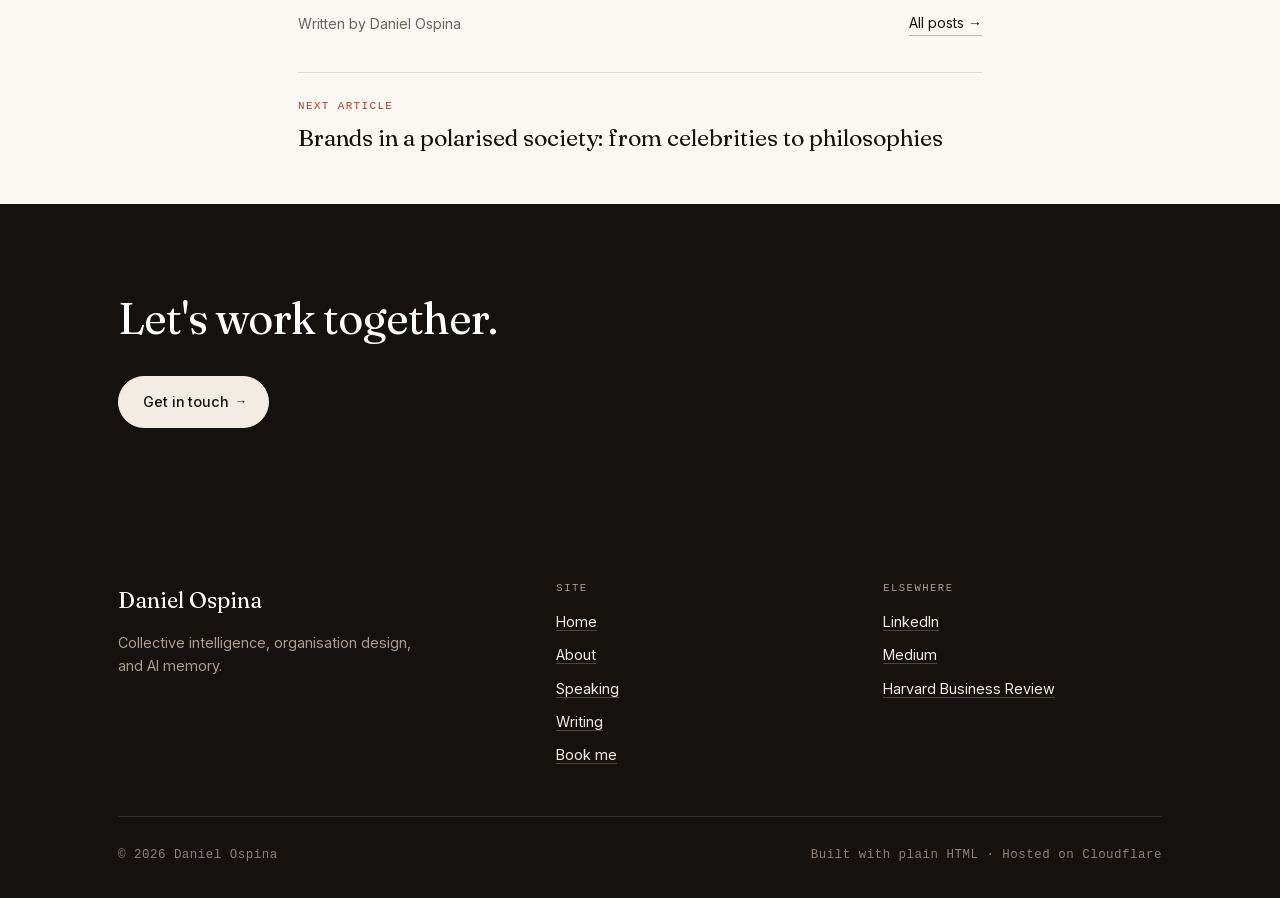
<file: writing/beyond-teams-how-to-collaborate-amidst-constantchange/index.html>
<!DOCTYPE html>
<html lang="en">
<head>
<meta charset="utf-8">
<meta name="viewport" content="width=device-width, initial-scale=1">
<title>Beyond Teams: How To Collaborate Amidst Constant Change — Daniel Ospina</title>
<meta name="description" content="Constant reorganisation and increasingly short-lived teams mean the static team is the wrong unit of collaboration. What takes its place.">
<link rel="canonical" href="https://danielospina.info/writing/beyond-teams-how-to-collaborate-amidst-constantchange/">
<meta property="og:site_name" content="Daniel Ospina">
<meta property="og:title" content="Beyond Teams: How To Collaborate Amidst Constant Change — Daniel Ospina">
<meta property="og:description" content="Constant reorganisation and increasingly short-lived teams mean the static team is the wrong unit of collaboration. What takes its place.">
<meta property="og:url" content="https://danielospina.info/writing/beyond-teams-how-to-collaborate-amidst-constantchange/">
<meta property="og:type" content="article">
<meta property="og:image" content="https://danielospina.info/assets/img/og-image.jpg">
<meta property="og:image:width" content="1200">
<meta property="og:image:height" content="630">
<meta property="og:image:alt" content="The main hall at Tech Open Air, Berlin 2017, seen from the back of the audience">
<meta name="twitter:card" content="summary_large_image">
<meta name="twitter:title" content="Beyond Teams: How To Collaborate Amidst Constant Change — Daniel Ospina">
<meta name="twitter:description" content="Constant reorganisation and increasingly short-lived teams mean the static team is the wrong unit of collaboration. What takes its place.">
<meta name="twitter:image" content="https://danielospina.info/assets/img/og-image.jpg">
<meta name="theme-color" content="#fbf8f3">
<link rel="icon" href="/assets/img/favicon.svg" type="image/svg+xml">
<link rel="apple-touch-icon" href="/assets/img/apple-touch-icon.png">
<link rel="preload" href="/assets/fonts/inter-normal-latin.woff2" as="font" type="font/woff2" crossorigin>
<link rel="preload" href="/assets/fonts/fraunces-normal-latin.woff2" as="font" type="font/woff2" crossorigin>
<link rel="stylesheet" href="/assets/css/site.css">
</head>
<body>
<a class="skip" href="#main">Skip to content</a>
<header class="nav" id="site-nav" data-open="false">
  <div class="wrap nav__inner">
    <a class="nav__brand" href="/">Daniel Ospina<span>.</span></a>
    <button class="nav__toggle" type="button" aria-expanded="false" aria-controls="nav-links" aria-label="Menu">
      <svg width="20" height="14" viewBox="0 0 20 14" fill="none" stroke="currentColor" stroke-width="1.5" aria-hidden="true">
        <path d="M0 1h20M0 7h20M0 13h20"/>
      </svg>
    </button>
    <nav aria-label="Primary">
      <ul class="nav__links" id="nav-links">
        <li><a href="/about/">About</a></li><li><a href="/speaking/">Speaking</a></li><li><a href="/writing/" aria-current="page">Writing</a></li>
        <li><a class="nav__cta" href="/book/">Book me</a></li>
      </ul>
    </nav>
  </div>
</header>
<main id="main">

<section class="post-head wrap wrap--narrow">
  <p class="post-meta"><span>September 6, 2018</span><span aria-hidden="true">&bull;</span><span>6 min read</span></p>
  <h1 class="post-title">Beyond Teams: How To Collaborate Amidst Constant Change</h1>
</section>



<article class="article wrap wrap--narrow section--tight">
<p>The current mantra goes, empower your teams and everything will be alright. However.&nbsp;.&nbsp;.</p><figure><img src="/assets/img/image-asset-79dbf7.webp" alt="Illustration of figures spelling TEAMWORK, with one figure walking away" width="468" height="291" loading="lazy" decoding="async"><figcaption><p>image from <a rel="noopener" href="https://www.google.co.uk/url?sa=i&amp;rct=j&amp;q=&amp;esrc=s&amp;source=images&amp;cd=&amp;cad=rja&amp;uact=8&amp;ved=2ahUKEwiB3aHzl6bdAhUM2BoKHXn2CX0QjB16BAgBEAQ&amp;url=https%3A%2F%2Flinked2leadership.wordpress.com%2F2014%2F11%2F02%2Fbeyond-leadership-the-importance-of-efficient-teams%2F&amp;psig=AOvVaw0XGoAGvwxW0-cBEuXD2i12&amp;ust=1536316696681517">L</a>ink to Leadership</p></figcaption></figure><p>Constant reorganisations and the raising complexity of work means teams tend to be increasingly short-lived and projects require input from external experts as much as internal ones.</p><p>Moreover, a growing proportion of workers demand flexible engagement or operate exclusively as freelancers. To survive, organisations will have to learn how to engage and coordinate a more fluid workforce. An executive of a global healthcare organisation puts it this way as quoted in the California Management Review:</p><p>“Increasingly, we don’t have teams here so much as groups that need to form, get their work done, and disband or move on to the other three teams they are on. This flies in the face of a lot of the advice on building team harmony, vision, and other things that we just don’t have time for. It’s like we call them teams but they aren’t really in the conventional sense of the word.&nbsp;.&nbsp;. we need new ways of working with these groups.”</p><p>In my work as an organisation designer, I have had the pleasure to research and collaborate with innovative organisations who embrace these trends and whose mindset and practices can serve as case studies moving forward. One such company is Startup Guide. They publish guides about the startup ecosystems in different cities, naturally leading them to engage with a large number of local partners and freelancers. In fact, the company’s workforce is 45% freelancers. As a rapidly growing company, coordination is a constant challenge, and the leadership was concerned with the alignment and commitment of their freelancers. Instead of investing in more oversight or contracting protections, the company decided to invest in the quality of its relationships. They invited the freelancers to join them on a three-day corporate retreat and participate as if they were full-time members of the organisation.</p><p>The words by the CEO at the end of the retreat encapsulate their approach. “When I was in university, they used to say we were a family, and I always felt uncomfortable with that. Families care for each other, and I never had that feeling. However, now I am tempted to use the word. We promise you that we won’t let you down but, when things get tough, we ask that you stand by us and don’t let us down either”.</p><p>The crowd replied with cheers and a few tears of emotion. Startup Guide has moved away from a paradigm based on static teams, and instead focuses on creating a broader community of collaborators that bridges outsiders and insiders. Their strategy relies on nurturing a common culture and sense of belonging, increasing trust and alignment, and thus making it easier for teams to quickly form and gel.</p><h2>They are not alone in this approach</h2><p>Cocoon, an innovation consultancy, has taken it even further. Since 2012, they have been operating with an alternative management system, which among other things, doesn’t have a recruitment process in the traditional sense.</p><p>Instead of creating job adverts, reviewing CVs, and carrying round after round of interviews, they allow anyone to join the organisation by participating in one of their governance meetings. The only requirements are reading a few documents explaining the management system and having a chat with one of the members where the new person can ask questions.</p><p>Anyone adding value in a governance activity will receive compensation. However, the sums are not particularly large. To earn a proper salary, new-joiners need to gain the trust of other members and get invited to take part in the individual client projects. This process gives everyone involved an opportunity to gradually meet one another and decide how deeply they wish to collaborate.</p><p>At Cocoon, membership in the organisation is not binary but rather a pipeline going from strangers to core members. This setup allows them to leverage a wide range of expertise and have the flexibility to organise around projects.</p><p>For their approach to work, Cocoon leverages collaboration infrastructure that equips members to navigate a networked organisation. It includes a sophisticated information system with transparent data, including the projects members are working on, the payouts given to every member, a calendar of open-door meetings, and a decision-making toolbox. Their organisation design is that of a platform, with different tools and services available on demand to the community of collaborators.</p><h2>Culturewise, there are also significant differences</h2><p>In the team-focused paradigm, members may not see themselves as linked with the organisation-wide intent or supported by its infrastructure, creating barriers to inter-team collaboration. When the teams and team members change regularly, relationships become purely transactional and turnover increases, while cooperation and innovation suffer.</p><p>Instead, companies organised as community platforms use teams, but the primary affiliation of members is to colleagues at large, the firm’s mission, and client service. To encourage such a culture, they actively work on their company values and behaviours and design their budgeting practices, communication infrastructure, and reward systems accordingly.</p><p>An exciting company in this regard is Satalia, an artificial intelligence solution provider. To decide salaries, they collect data from emails, calendars, and chat platforms, among other sources, and create a map of interactions between the members of the organisation. Each employee decides his/her salary for the next cycle and then receives feedback from the colleagues with whom he/she interacted. The feedback is weighted according to the intensity of each interaction and then presented to each employee before further rounds of adjustment. Their system purposefully ignores membership to individual teams in favour of enterprise-wide interactions and contributions.</p><p>These companies and their systems can give us an idea of what is to come; however, we do not need to start with such a radical approach. Every company can take steps to improve enterprise-wide collaboration and engagement, thus improving the quality of work in fluid teams and its ability to respond to rapid changes in the market.</p><h2>A good place to start.&nbsp;.&nbsp;.</h2><p>Is by defining and embedding a company culture and vision. When we ask employees, we find most often that companies lack a consensus on what they stand for, what values they uphold, and what purpose they pursue. The culture was defined top-down in some document, and then quickly forgotten. Taking a bottom-up approach and periodically reviewing a company’s culture and vision ensures buy-in and brings clarity, two essentials requirements of high performance.</p><p>Then, to sustain that clarity and buy-in, the different systems of an organisation need to be designed accordingly to the stated culture and intent of the company. For example, instead of setting team-level goals from above, they should be collaboratively discussed and evaluated against the values, mission, and vision. When done well, the time invested in these discussions is recovered many times over thanks to increased alignment and engagement.</p><p>However, these efforts will do little for inter-team collaboration if employees find it hard to understand what is going on in other parts of the organisation. Creating a map of the company that goes beyond the traditional organisation chart can do wonders in this respect. A living document that showcases the operating model, as well as decision-making authority, allows full-time employees and part-time collaborators to navigate the networks and collaborate across silos.</p><p>Shifting away from a team-focused approach and into one based on community platforms is no easy feat. However, executed well, the steps above are a significant move forward. They will not only create an environment that is more conducive to innovation and collaboration, but also one that is more welcoming for those with an entrepreneurial mindset. Going beyond teams is accepting change as a partner rather than an enemy.</p>
  <div class="post-foot">
    <span>Written by Daniel Ospina</span>
    <a href="/writing/">All posts &rarr;</a>
  </div>
  <a class="post-next" href="/writing/brands-in-a-polarised-society-from-celebrities-to-philosophies/">
    <span class="post-next__label">Next article</span>
    <span class="post-next__title">Brands in a polarised society: from celebrities to philosophies</span>
  </a>
</article>

<section class="section section--ink">
  <div class="wrap">
    <h2>Let's work together.</h2>
    <div class="btn-row"><a class="btn" href="/book/">Get in touch <span class="arrow" aria-hidden="true">&rarr;</span></a>
    </div>
  </div>
</section>

</main>
<footer class="footer">
  <div class="wrap">
    <div class="footer__grid">
      <div>
        <p class="footer__brand">Daniel Ospina</p>
        <p class="footer__tag">Collective intelligence, organisation design, and AI memory.</p>
      </div>
      <div>
        <h2 class="footer__h">Site</h2>
        <ul>
          <li><a href="/">Home</a></li>
          <li><a href="/about/">About</a></li><li><a href="/speaking/">Speaking</a></li><li><a href="/writing/">Writing</a></li>
          <li><a href="/book/">Book me</a></li>
        </ul>
      </div>
      <div>
        <h2 class="footer__h">Elsewhere</h2>
        <ul><li><a href="https://www.linkedin.com/in/daniel-ospina-77976985" rel="noopener">LinkedIn</a></li><li><a href="https://medium.com/@conductal" rel="noopener">Medium</a></li><li><a href="https://hbr.org/2018/01/how-the-best-restaurants-in-the-world-balance-innovation-and-consistency" rel="noopener">Harvard Business Review</a></li></ul>
      </div>
    </div>
    <div class="footer__base">
      <span>&copy; <span data-year>2026</span> Daniel Ospina</span>
      <span>Built with plain HTML &middot; Hosted on Cloudflare</span>
    </div>
  </div>
</footer>
<script src="/assets/js/site.js" defer></script>
</body>
</html>
</file>
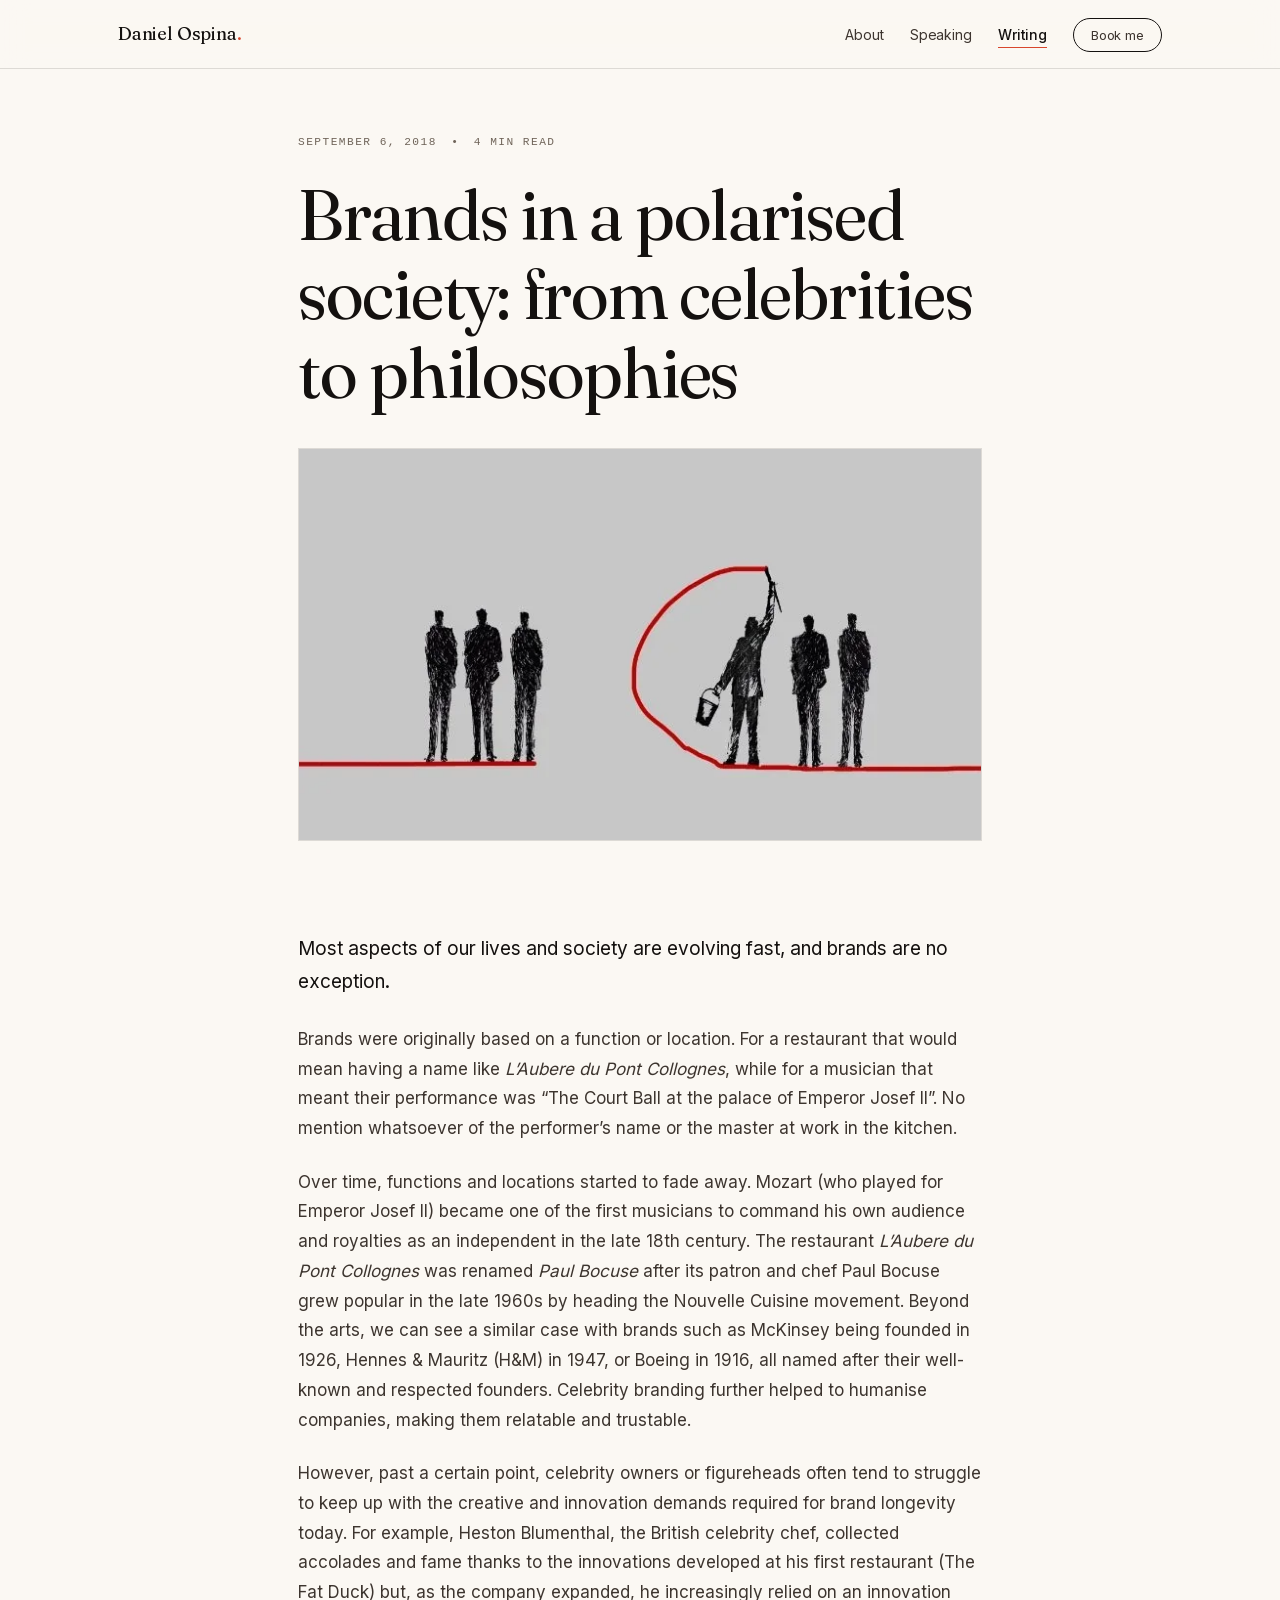
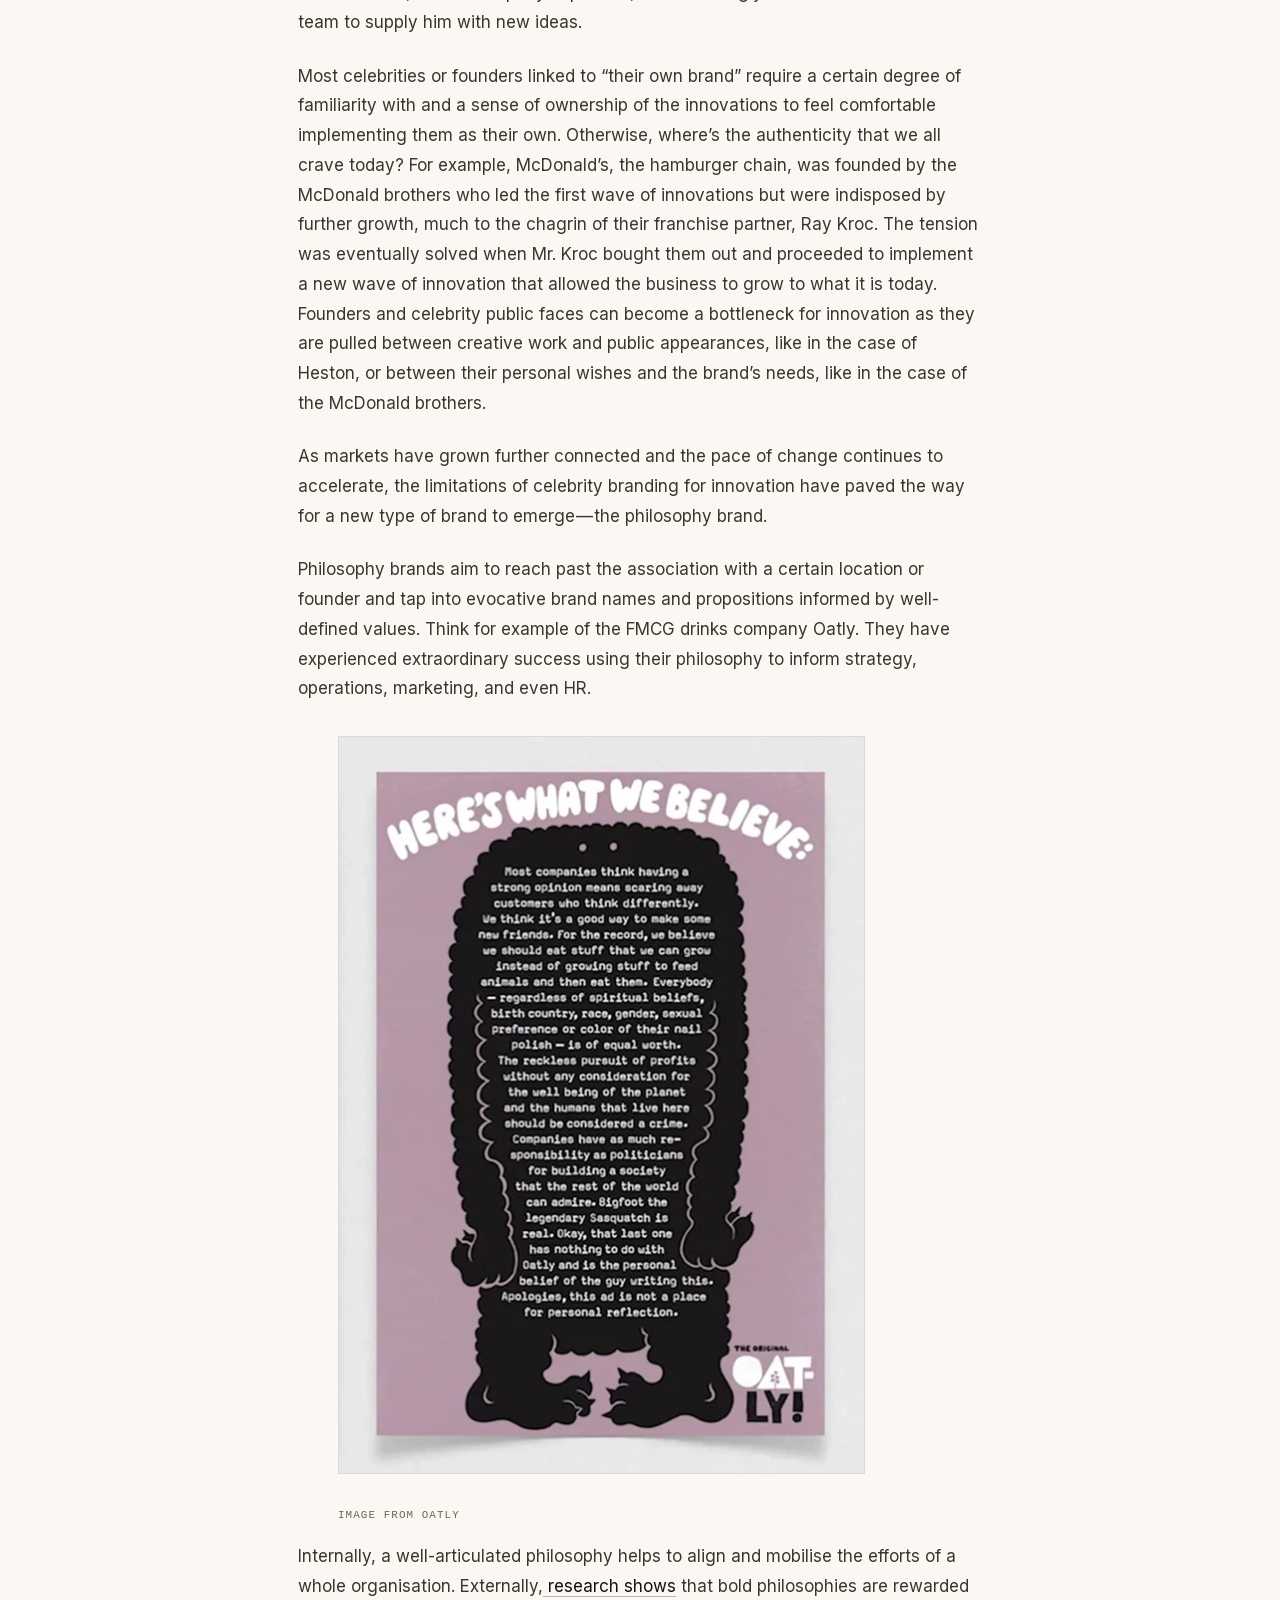
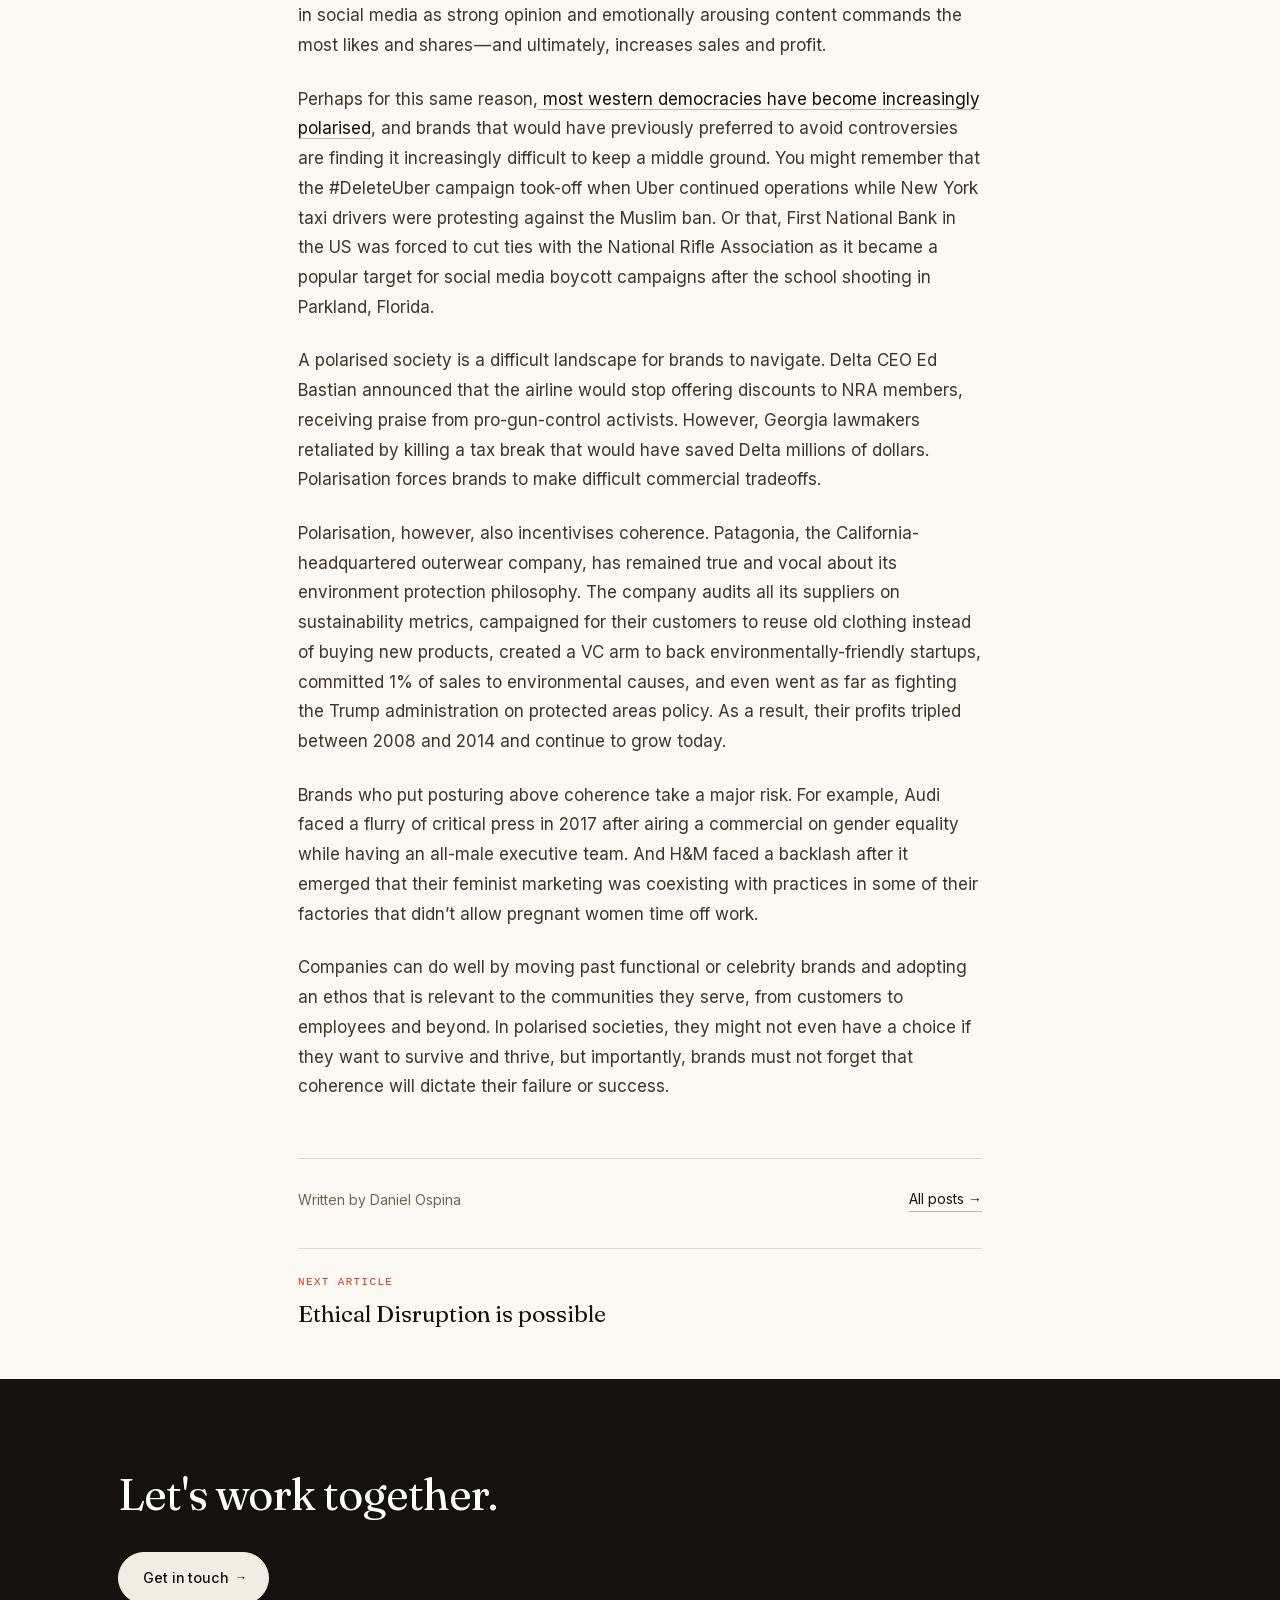
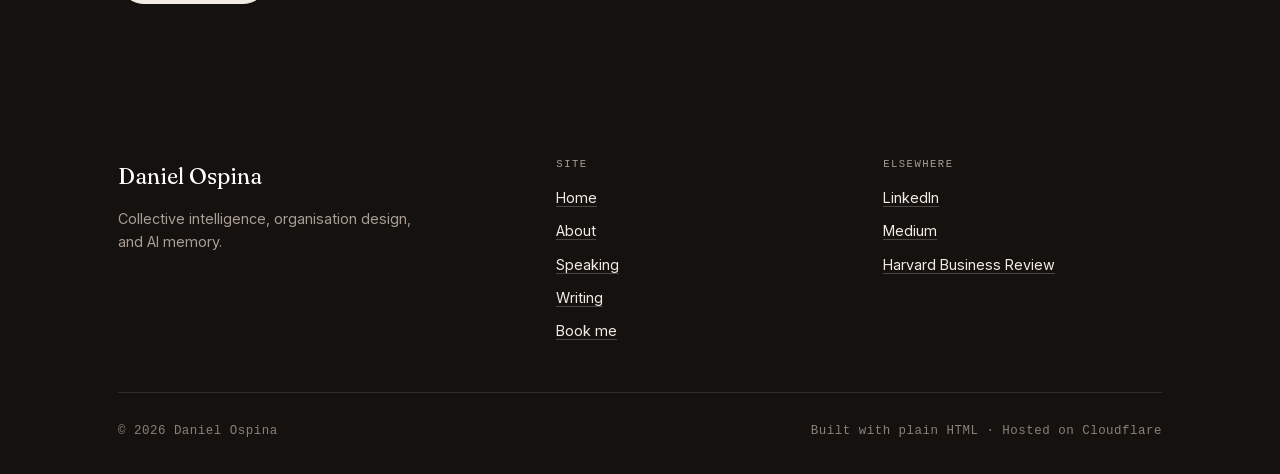
<file: writing/brands-in-a-polarised-society-from-celebrities-to-philosophies/index.html>
<!DOCTYPE html>
<html lang="en">
<head>
<meta charset="utf-8">
<meta name="viewport" content="width=device-width, initial-scale=1">
<title>Brands in a polarised society: from celebrities to philosophies — Daniel Ospina</title>
<meta name="description" content="Brands used to be built on a function or a place. In a polarised society they are built on what they believe — and that changes what a brand has to be.">
<link rel="canonical" href="https://danielospina.info/writing/brands-in-a-polarised-society-from-celebrities-to-philosophies/">
<meta property="og:site_name" content="Daniel Ospina">
<meta property="og:title" content="Brands in a polarised society: from celebrities to philosophies — Daniel Ospina">
<meta property="og:description" content="Brands used to be built on a function or a place. In a polarised society they are built on what they believe — and that changes what a brand has to be.">
<meta property="og:url" content="https://danielospina.info/writing/brands-in-a-polarised-society-from-celebrities-to-philosophies/">
<meta property="og:type" content="article">
<meta property="og:image" content="https://danielospina.info/assets/img/og-image.jpg">
<meta property="og:image:width" content="1200">
<meta property="og:image:height" content="630">
<meta property="og:image:alt" content="The main hall at Tech Open Air, Berlin 2017, seen from the back of the audience">
<meta name="twitter:card" content="summary_large_image">
<meta name="twitter:title" content="Brands in a polarised society: from celebrities to philosophies — Daniel Ospina">
<meta name="twitter:description" content="Brands used to be built on a function or a place. In a polarised society they are built on what they believe — and that changes what a brand has to be.">
<meta name="twitter:image" content="https://danielospina.info/assets/img/og-image.jpg">
<meta name="theme-color" content="#fbf8f3">
<link rel="icon" href="/assets/img/favicon.svg" type="image/svg+xml">
<link rel="apple-touch-icon" href="/assets/img/apple-touch-icon.png">
<link rel="preload" href="/assets/fonts/inter-normal-latin.woff2" as="font" type="font/woff2" crossorigin>
<link rel="preload" href="/assets/fonts/fraunces-normal-latin.woff2" as="font" type="font/woff2" crossorigin>
<link rel="stylesheet" href="/assets/css/site.css">
</head>
<body>
<a class="skip" href="#main">Skip to content</a>
<header class="nav" id="site-nav" data-open="false">
  <div class="wrap nav__inner">
    <a class="nav__brand" href="/">Daniel Ospina<span>.</span></a>
    <button class="nav__toggle" type="button" aria-expanded="false" aria-controls="nav-links" aria-label="Menu">
      <svg width="20" height="14" viewBox="0 0 20 14" fill="none" stroke="currentColor" stroke-width="1.5" aria-hidden="true">
        <path d="M0 1h20M0 7h20M0 13h20"/>
      </svg>
    </button>
    <nav aria-label="Primary">
      <ul class="nav__links" id="nav-links">
        <li><a href="/about/">About</a></li><li><a href="/speaking/">Speaking</a></li><li><a href="/writing/" aria-current="page">Writing</a></li>
        <li><a class="nav__cta" href="/book/">Book me</a></li>
      </ul>
    </nav>
  </div>
</header>
<main id="main">

<section class="post-head wrap wrap--narrow">
  <p class="post-meta"><span>September 6, 2018</span><span aria-hidden="true">&bull;</span><span>4 min read</span></p>
  <h1 class="post-title">Brands in a polarised society: from celebrities to philosophies</h1>
</section>

<figure class="post-hero wrap wrap--narrow"><img src="/assets/img/0-65e09e.webp" alt="" width="698" height="400" decoding="async"></figure>

<article class="article wrap wrap--narrow section--tight">
<p>Most aspects of our lives and society are evolving fast, and brands are no exception.</p><p>Brands were originally based on a function or location. For a restaurant that would mean having a name like <em>L’Aubere du Pont Collognes</em>, while for a musician that meant their performance was “The Court Ball at the palace of Emperor Josef II”. No mention whatsoever of the performer’s name or the master at work in the kitchen.</p><p>Over time, functions and locations started to fade away. Mozart (who played for Emperor Josef II) became one of the first musicians to command his own audience and royalties as an independent in the late 18th century. The restaurant <em>L’Aubere du Pont Collognes</em>&nbsp;was renamed <em>Paul Bocuse</em>&nbsp;after its patron and chef Paul Bocuse grew popular in the late 1960s by heading the Nouvelle Cuisine movement. Beyond the arts, we can see a similar case with brands such as McKinsey being founded in 1926, Hennes &amp; Mauritz (H&amp;M) in 1947, or Boeing in 1916, all named after their well-known and respected founders. Celebrity branding further helped to humanise companies, making them relatable and trustable.</p><p>However, past a certain point, celebrity owners or figureheads often tend to struggle to keep up with the creative and innovation demands required for brand longevity today. For example, Heston Blumenthal, the British celebrity chef, collected accolades and fame thanks to the innovations developed at his first restaurant (The Fat Duck) but, as the company expanded, he increasingly relied on an innovation team to supply him with new ideas.</p><p>Most celebrities or founders linked to “their own brand” require a certain degree of familiarity with and a sense of ownership of the innovations to feel comfortable implementing them as their own. Otherwise, where’s the authenticity that we all crave today? For example, McDonald’s, the hamburger chain, was founded by the McDonald brothers who led the first wave of innovations but were indisposed by further growth, much to the chagrin of their franchise partner, Ray Kroc. The tension was eventually solved when Mr. Kroc bought them out and proceeded to implement a new wave of innovation that allowed the business to grow to what it is today. Founders and celebrity public faces can become a bottleneck for innovation as they are pulled between creative work and public appearances, like in the case of Heston, or between their personal wishes and the brand’s needs, like in the case of the McDonald brothers.</p><p>As markets have grown further connected and the pace of change continues to accelerate, the limitations of celebrity branding for innovation have paved the way for a new type of brand to emerge — the philosophy brand.</p><p>Philosophy brands aim to reach past the association with a certain location or founder and tap into evocative brand names and propositions informed by well-defined values. Think for example of the FMCG drinks company Oatly. They have experienced extraordinary success using their philosophy to inform strategy, operations, marketing, and even HR.</p><figure><img src="/assets/img/1-0i-fjf8lcgykybtrfkhw6g-7747c1.webp" alt="Oatly&#x27;s &#x27;Here&#x27;s what we believe&#x27; manifesto advert" width="527" height="739" loading="lazy" decoding="async"><figcaption>Image from Oatly</figcaption></figure><p>Internally, a well-articulated philosophy helps to align and mobilise the efforts of a whole organisation. Externally,<a rel="noopener" href="https://papers.ssrn.com/sol3/papers.cfm?abstract_id=1528077">&nbsp;research shows</a>&nbsp;that bold philosophies are rewarded in social media as strong opinion and emotionally arousing content commands the most likes and shares — and ultimately, increases sales and profit.</p><p>Perhaps for this same reason,<a rel="noopener" href="https://www.weforum.org/agenda/2015/05/how-political-polarisation-is-crippling-western-democracies/">&nbsp;most western democracies have become increasingly polarised</a>, and brands that would have previously preferred to avoid controversies are finding it increasingly difficult to keep a middle ground. You might remember that the #DeleteUber campaign took-off when Uber continued operations while New York taxi drivers were protesting against the Muslim ban. Or that, First National Bank in the US was forced to cut ties with the National Rifle Association as it became a popular target for social media boycott campaigns after the school shooting in Parkland, Florida.</p><p>A polarised society is a difficult landscape for brands to navigate. Delta CEO Ed Bastian announced that the airline would stop offering discounts to NRA members, receiving praise from pro-gun-control activists. However, Georgia lawmakers retaliated by killing a tax break that would have saved Delta millions of dollars. Polarisation forces brands to make difficult commercial tradeoffs.</p><p>Polarisation, however, also incentivises coherence. Patagonia, the California-headquartered outerwear company, has remained true and vocal about its environment protection philosophy. The company audits all its suppliers on sustainability metrics, campaigned for their customers to reuse old clothing instead of buying new products, created a VC arm to back environmentally-friendly startups, committed 1% of sales to environmental causes, and even went as far as fighting the Trump administration on protected areas policy. As a result, their profits tripled between 2008 and 2014 and continue to grow today.</p><p>Brands who put posturing above coherence take a major risk. For example, Audi faced a flurry of critical press in 2017 after airing a commercial on gender equality while having an all-male executive team. And H&amp;M faced a backlash after it emerged that their feminist marketing was coexisting with practices in some of their factories that didn’t allow pregnant women time off work.</p><p>Companies can do well by moving past functional or celebrity brands and adopting an ethos that is relevant to the communities they serve, from customers to employees and beyond. In polarised societies, they might not even have a choice if they want to survive and thrive, but importantly, brands must not forget that coherence will dictate their failure or success.</p>
  <div class="post-foot">
    <span>Written by Daniel Ospina</span>
    <a href="/writing/">All posts &rarr;</a>
  </div>
  <a class="post-next" href="/writing/ethical-disruption-is-possible/">
    <span class="post-next__label">Next article</span>
    <span class="post-next__title">Ethical Disruption is possible</span>
  </a>
</article>

<section class="section section--ink">
  <div class="wrap">
    <h2>Let's work together.</h2>
    <div class="btn-row"><a class="btn" href="/book/">Get in touch <span class="arrow" aria-hidden="true">&rarr;</span></a>
    </div>
  </div>
</section>

</main>
<footer class="footer">
  <div class="wrap">
    <div class="footer__grid">
      <div>
        <p class="footer__brand">Daniel Ospina</p>
        <p class="footer__tag">Collective intelligence, organisation design, and AI memory.</p>
      </div>
      <div>
        <h2 class="footer__h">Site</h2>
        <ul>
          <li><a href="/">Home</a></li>
          <li><a href="/about/">About</a></li><li><a href="/speaking/">Speaking</a></li><li><a href="/writing/">Writing</a></li>
          <li><a href="/book/">Book me</a></li>
        </ul>
      </div>
      <div>
        <h2 class="footer__h">Elsewhere</h2>
        <ul><li><a href="https://www.linkedin.com/in/daniel-ospina-77976985" rel="noopener">LinkedIn</a></li><li><a href="https://medium.com/@conductal" rel="noopener">Medium</a></li><li><a href="https://hbr.org/2018/01/how-the-best-restaurants-in-the-world-balance-innovation-and-consistency" rel="noopener">Harvard Business Review</a></li></ul>
      </div>
    </div>
    <div class="footer__base">
      <span>&copy; <span data-year>2026</span> Daniel Ospina</span>
      <span>Built with plain HTML &middot; Hosted on Cloudflare</span>
    </div>
  </div>
</footer>
<script src="/assets/js/site.js" defer></script>
</body>
</html>
</file>
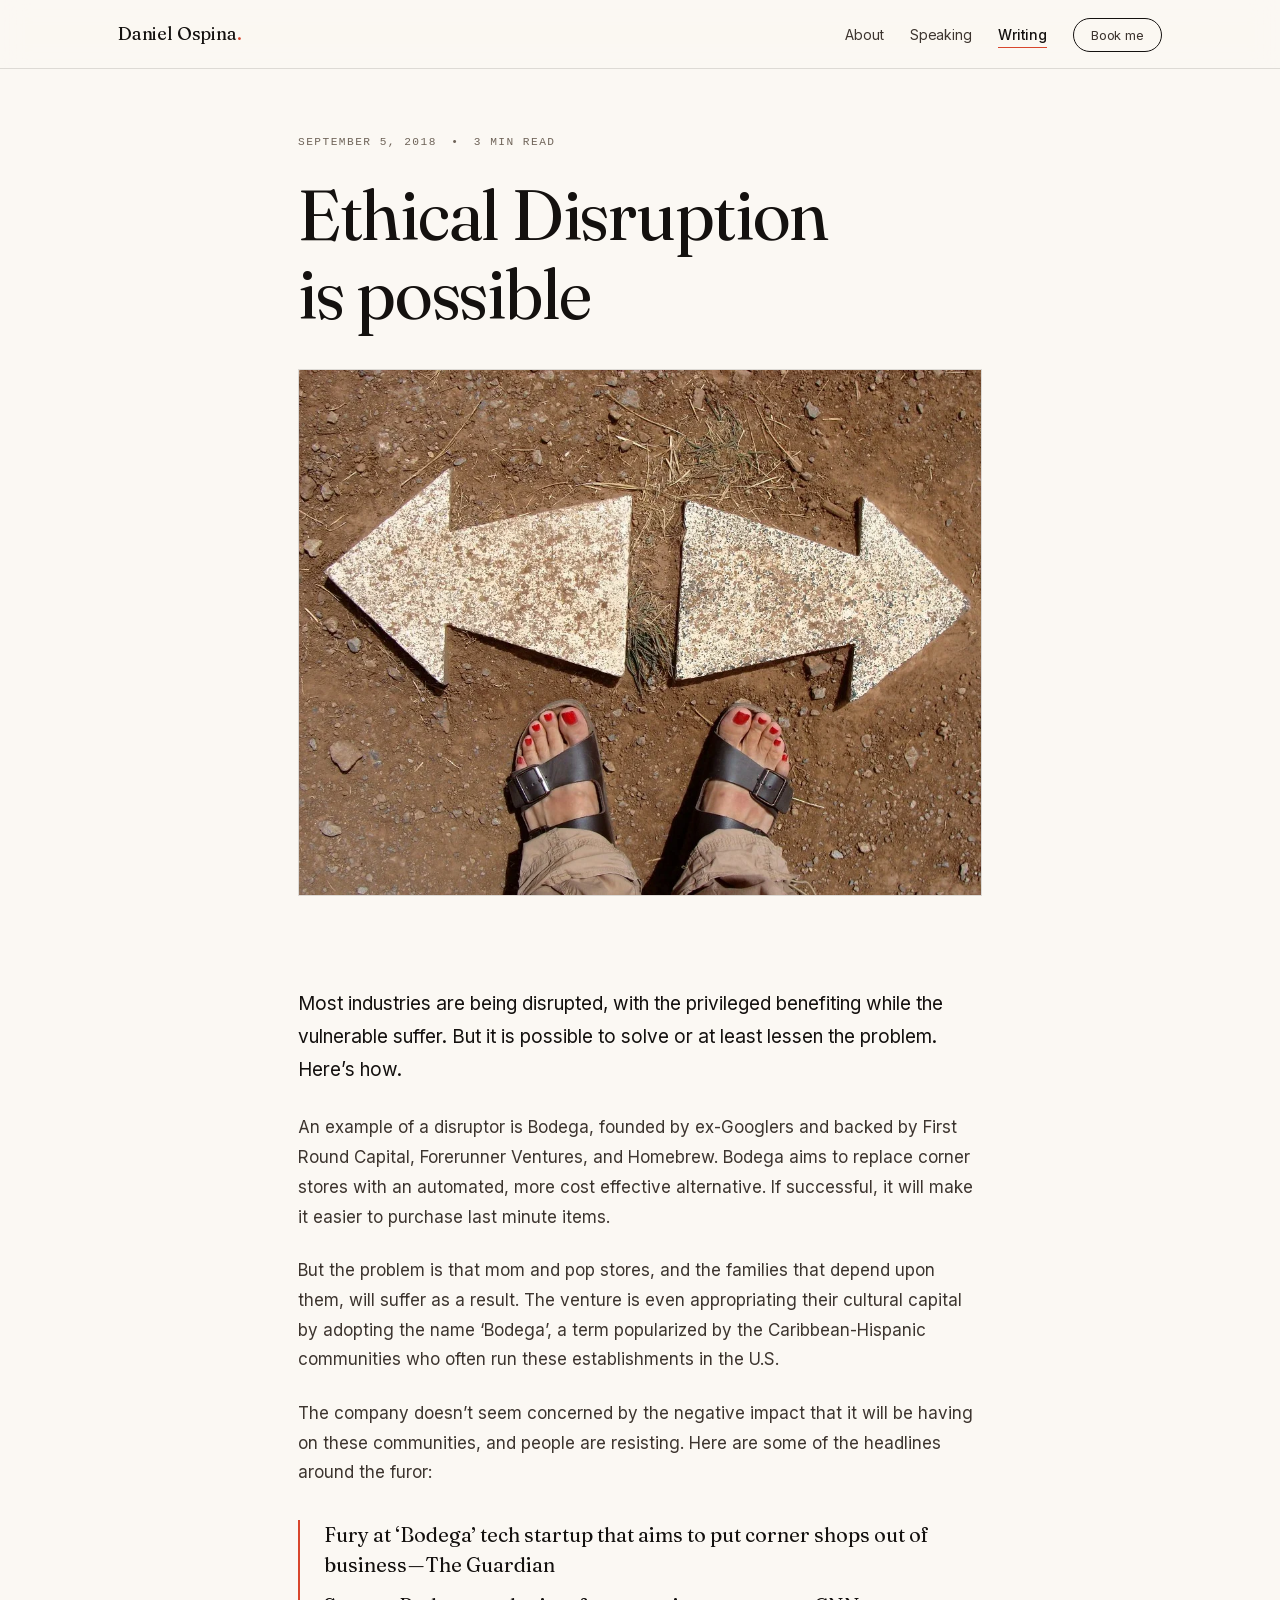
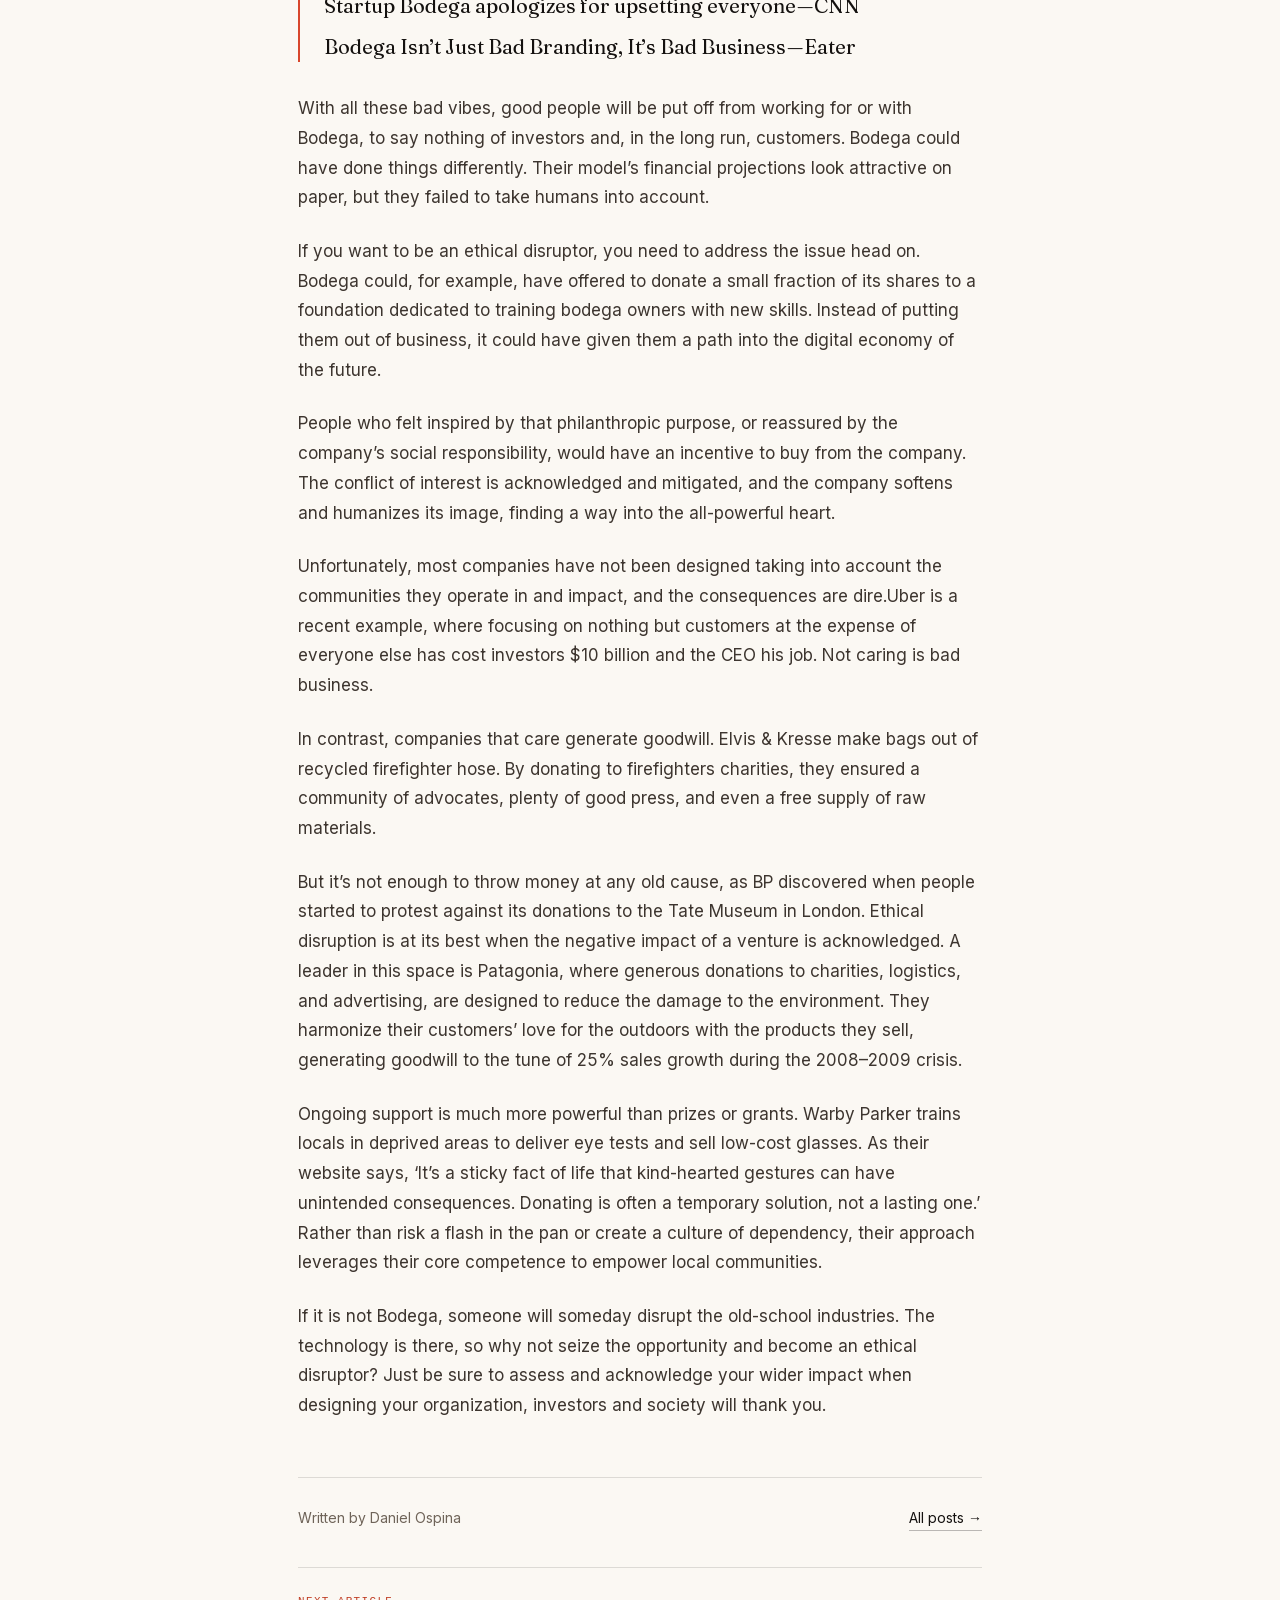
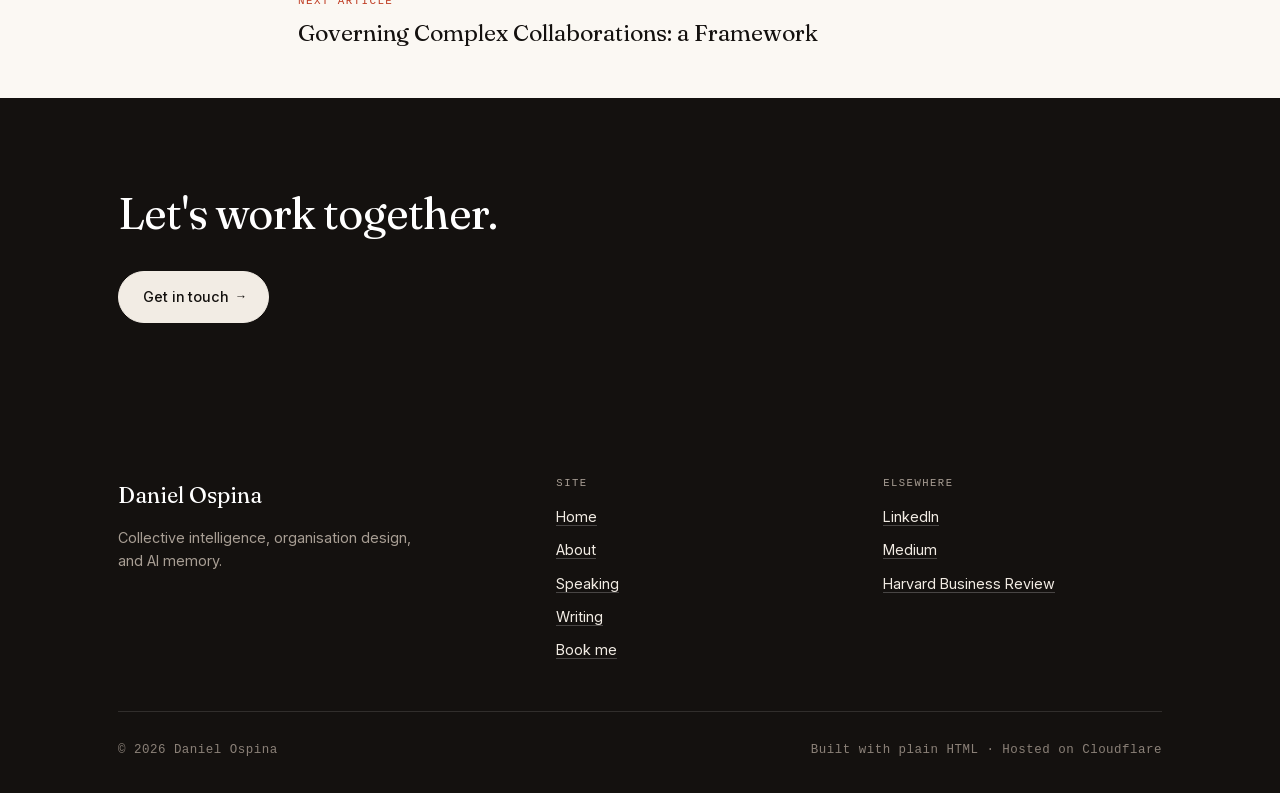
<file: writing/ethical-disruption-is-possible/index.html>
<!DOCTYPE html>
<html lang="en">
<head>
<meta charset="utf-8">
<meta name="viewport" content="width=device-width, initial-scale=1">
<title>Ethical Disruption is possible — Daniel Ospina</title>
<meta name="description" content="Most industries are being disrupted, with the privileged benefiting while the vulnerable suffer. It is possible to do better than that.">
<link rel="canonical" href="https://danielospina.info/writing/ethical-disruption-is-possible/">
<meta property="og:site_name" content="Daniel Ospina">
<meta property="og:title" content="Ethical Disruption is possible — Daniel Ospina">
<meta property="og:description" content="Most industries are being disrupted, with the privileged benefiting while the vulnerable suffer. It is possible to do better than that.">
<meta property="og:url" content="https://danielospina.info/writing/ethical-disruption-is-possible/">
<meta property="og:type" content="article">
<meta property="og:image" content="https://danielospina.info/assets/img/og-image.jpg">
<meta property="og:image:width" content="1200">
<meta property="og:image:height" content="630">
<meta property="og:image:alt" content="The main hall at Tech Open Air, Berlin 2017, seen from the back of the audience">
<meta name="twitter:card" content="summary_large_image">
<meta name="twitter:title" content="Ethical Disruption is possible — Daniel Ospina">
<meta name="twitter:description" content="Most industries are being disrupted, with the privileged benefiting while the vulnerable suffer. It is possible to do better than that.">
<meta name="twitter:image" content="https://danielospina.info/assets/img/og-image.jpg">
<meta name="theme-color" content="#fbf8f3">
<link rel="icon" href="/assets/img/favicon.svg" type="image/svg+xml">
<link rel="apple-touch-icon" href="/assets/img/apple-touch-icon.png">
<link rel="preload" href="/assets/fonts/inter-normal-latin.woff2" as="font" type="font/woff2" crossorigin>
<link rel="preload" href="/assets/fonts/fraunces-normal-latin.woff2" as="font" type="font/woff2" crossorigin>
<link rel="stylesheet" href="/assets/css/site.css">
</head>
<body>
<a class="skip" href="#main">Skip to content</a>
<header class="nav" id="site-nav" data-open="false">
  <div class="wrap nav__inner">
    <a class="nav__brand" href="/">Daniel Ospina<span>.</span></a>
    <button class="nav__toggle" type="button" aria-expanded="false" aria-controls="nav-links" aria-label="Menu">
      <svg width="20" height="14" viewBox="0 0 20 14" fill="none" stroke="currentColor" stroke-width="1.5" aria-hidden="true">
        <path d="M0 1h20M0 7h20M0 13h20"/>
      </svg>
    </button>
    <nav aria-label="Primary">
      <ul class="nav__links" id="nav-links">
        <li><a href="/about/">About</a></li><li><a href="/speaking/">Speaking</a></li><li><a href="/writing/" aria-current="page">Writing</a></li>
        <li><a class="nav__cta" href="/book/">Book me</a></li>
      </ul>
    </nav>
  </div>
</header>
<main id="main">

<section class="post-head wrap wrap--narrow">
  <p class="post-meta"><span>September 5, 2018</span><span aria-hidden="true">&bull;</span><span>3 min read</span></p>
  <h1 class="post-title">Ethical Disruption is possible</h1>
</section>

<figure class="post-hero wrap wrap--narrow"><img src="/assets/img/0-iugwagehzpfhcr-h-e84a06.webp" alt="" width="1024" height="788" decoding="async"></figure>

<article class="article wrap wrap--narrow section--tight">
<p>Most industries are being disrupted, with the privileged benefiting while the vulnerable suffer. But it is possible to solve or at least lessen the problem. Here’s how.</p><p>An example of a disruptor is Bodega, founded by ex-Googlers and backed by First Round Capital, Forerunner Ventures, and Homebrew. Bodega aims to replace corner stores with an automated, more cost effective alternative. If successful, it will make it easier to purchase last minute items.</p><p>But the problem is that mom and pop stores, and the families that depend upon them, will suffer as a result. The venture is even appropriating their cultural capital by adopting the name ‘Bodega’, a term popularized by the Caribbean-Hispanic communities who often run these establishments in the U.S.</p><p>The company doesn’t seem concerned by the negative impact that it will be having on these communities, and people are resisting. Here are some of the headlines around the furor:</p><blockquote><p>Fury at ‘Bodega’ tech startup that aims to put corner shops out of business — The Guardian</p><p>Startup Bodega apologizes for upsetting everyone — CNN</p><p>Bodega Isn’t Just Bad Branding, It’s Bad Business — Eater</p></blockquote><p>With all these bad vibes, good people will be put off from working for or with Bodega, to say nothing of investors and, in the long run, customers. Bodega could have done things differently. Their model’s financial projections look attractive on paper, but they failed to take humans into account.</p><p>If you want to be an ethical disruptor, you need to address the issue head on. Bodega could, for example, have offered to donate a small fraction of its shares to a foundation dedicated to training bodega owners with new skills. Instead of putting them out of business, it could have given them a path into the digital economy of the future.</p><p>People who felt inspired by that philanthropic purpose, or reassured by the company’s social responsibility, would have an incentive to buy from the company. The conflict of interest is acknowledged and mitigated, and the company softens and humanizes its image, finding a way into the all-powerful heart.</p><p>Unfortunately, most companies have not been designed taking into account the communities they operate in and impact, and the consequences are dire.Uber is a recent example, where focusing on nothing but customers at the expense of everyone else has cost investors $10 billion and the CEO his job. Not caring is bad business.</p><p>In contrast, companies that care generate goodwill. Elvis &amp; Kresse make bags out of recycled firefighter hose. By donating to firefighters charities, they ensured a community of advocates, plenty of good press, and even a free supply of raw materials.</p><p>But it’s not enough to throw money at any old cause, as BP discovered when people started to protest against its donations to the Tate Museum in London. Ethical disruption is at its best when the negative impact of a venture is acknowledged. A leader in this space is Patagonia, where generous donations to charities, logistics, and advertising, are designed to reduce the damage to the environment. They harmonize their customers’ love for the outdoors with the products they sell, generating goodwill to the tune of 25% sales growth during the 2008–2009 crisis.</p><p>Ongoing support is much more powerful than prizes or grants. Warby Parker trains locals in deprived areas to deliver eye tests and sell low-cost glasses. As their website says, ‘It’s a sticky fact of life that kind-hearted gestures can have unintended consequences. Donating is often a temporary solution, not a lasting one.’ Rather than risk a flash in the pan or create a culture of dependency, their approach leverages their core competence to empower local communities.</p><p>If it is not Bodega, someone will someday disrupt the old-school industries.&nbsp;The technology is there, so why not seize the opportunity and become an ethical disruptor?&nbsp;Just be sure to assess and acknowledge your wider impact when designing your organization, investors and society will thank you.</p>
  <div class="post-foot">
    <span>Written by Daniel Ospina</span>
    <a href="/writing/">All posts &rarr;</a>
  </div>
  <a class="post-next" href="/writing/governing-complex-collaborations-a-framework/">
    <span class="post-next__label">Next article</span>
    <span class="post-next__title">Governing Complex Collaborations: a Framework</span>
  </a>
</article>

<section class="section section--ink">
  <div class="wrap">
    <h2>Let's work together.</h2>
    <div class="btn-row"><a class="btn" href="/book/">Get in touch <span class="arrow" aria-hidden="true">&rarr;</span></a>
    </div>
  </div>
</section>

</main>
<footer class="footer">
  <div class="wrap">
    <div class="footer__grid">
      <div>
        <p class="footer__brand">Daniel Ospina</p>
        <p class="footer__tag">Collective intelligence, organisation design, and AI memory.</p>
      </div>
      <div>
        <h2 class="footer__h">Site</h2>
        <ul>
          <li><a href="/">Home</a></li>
          <li><a href="/about/">About</a></li><li><a href="/speaking/">Speaking</a></li><li><a href="/writing/">Writing</a></li>
          <li><a href="/book/">Book me</a></li>
        </ul>
      </div>
      <div>
        <h2 class="footer__h">Elsewhere</h2>
        <ul><li><a href="https://www.linkedin.com/in/daniel-ospina-77976985" rel="noopener">LinkedIn</a></li><li><a href="https://medium.com/@conductal" rel="noopener">Medium</a></li><li><a href="https://hbr.org/2018/01/how-the-best-restaurants-in-the-world-balance-innovation-and-consistency" rel="noopener">Harvard Business Review</a></li></ul>
      </div>
    </div>
    <div class="footer__base">
      <span>&copy; <span data-year>2026</span> Daniel Ospina</span>
      <span>Built with plain HTML &middot; Hosted on Cloudflare</span>
    </div>
  </div>
</footer>
<script src="/assets/js/site.js" defer></script>
</body>
</html>
</file>
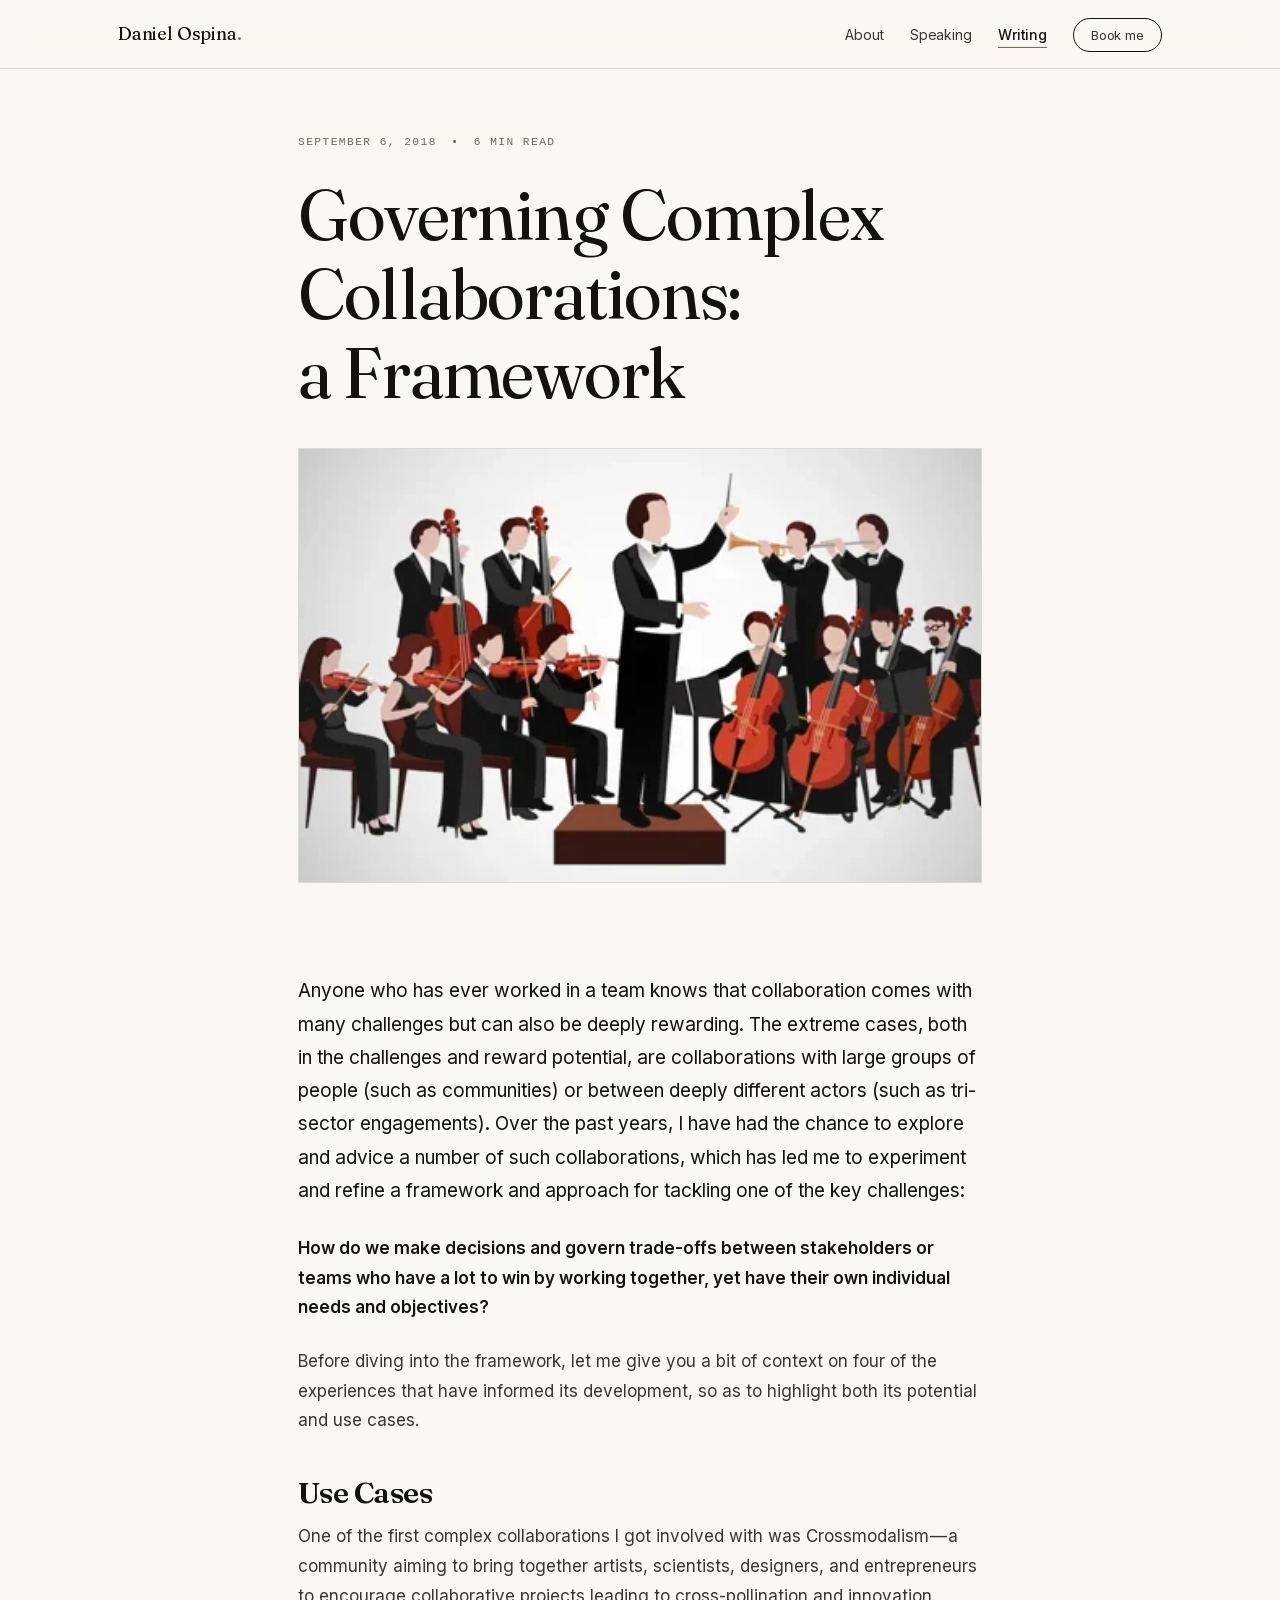
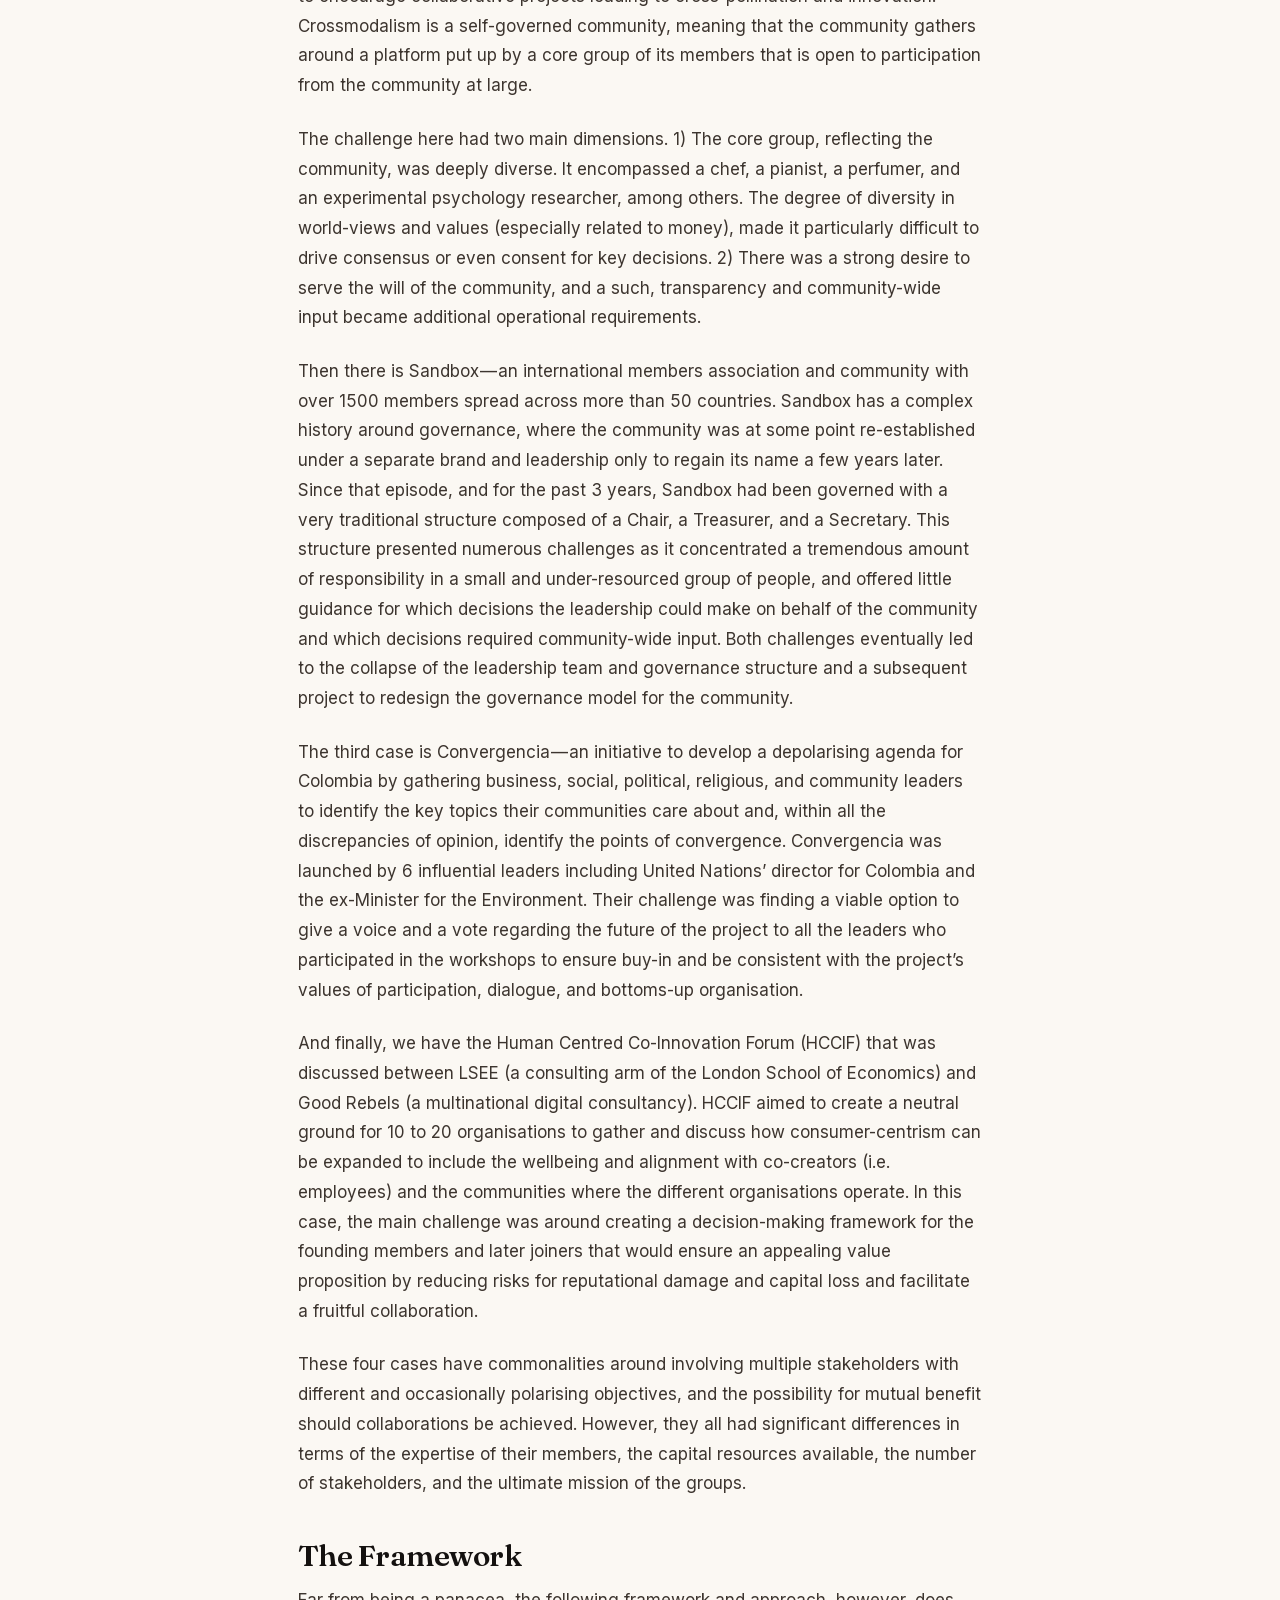
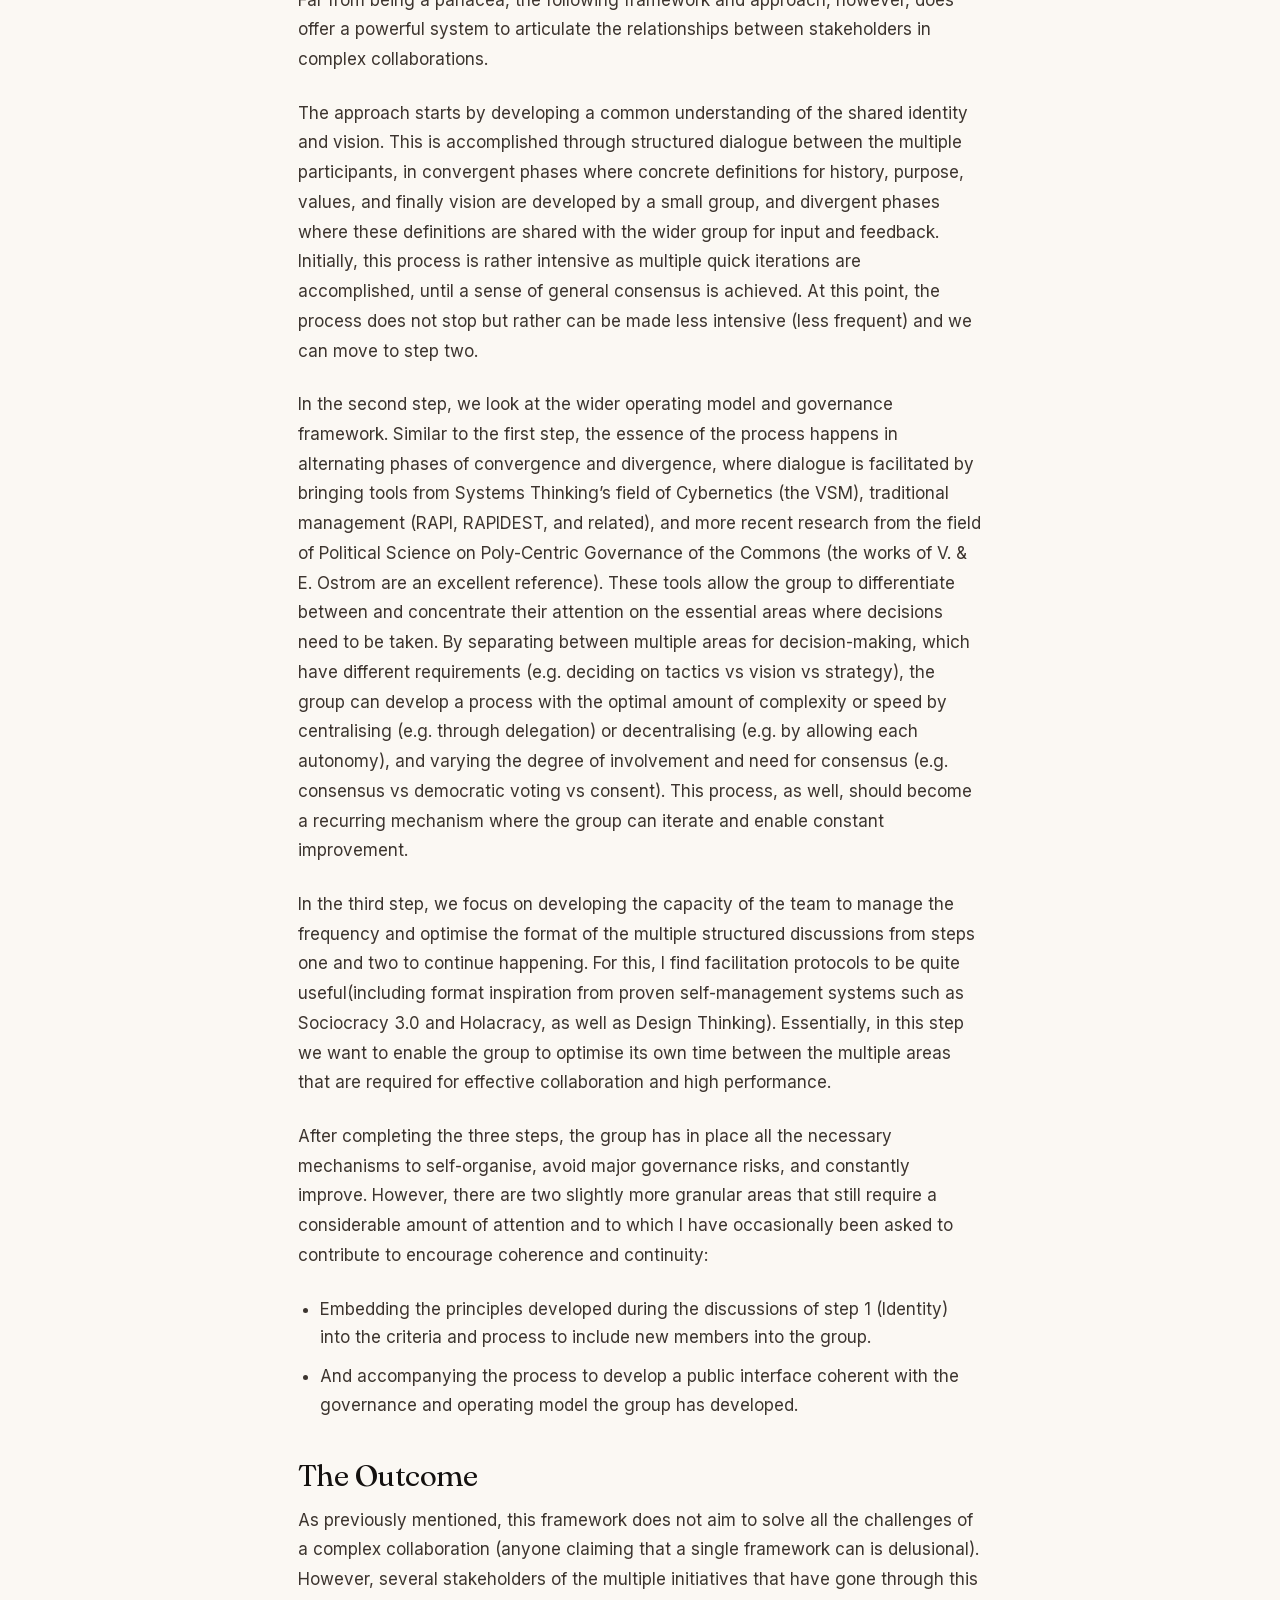
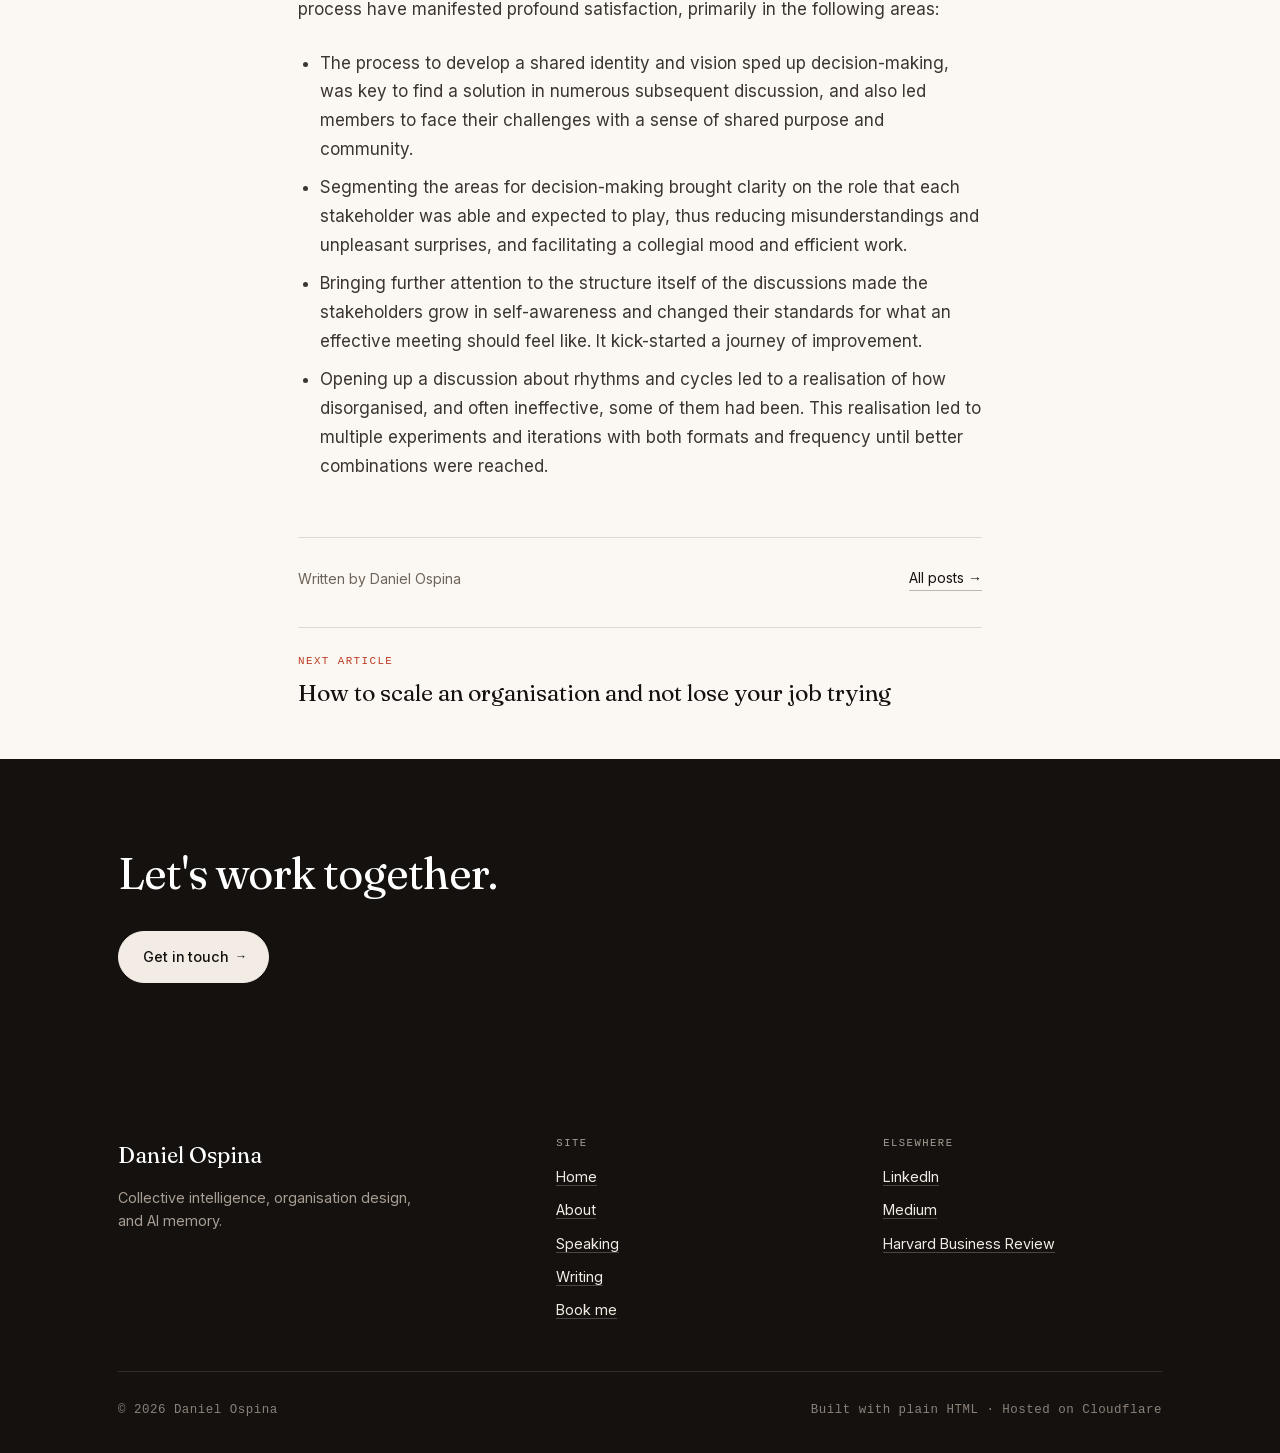
<file: writing/governing-complex-collaborations-a-framework/index.html>
<!DOCTYPE html>
<html lang="en">
<head>
<meta charset="utf-8">
<meta name="viewport" content="width=device-width, initial-scale=1">
<title>Governing Complex Collaborations: a Framework — Daniel Ospina</title>
<meta name="description" content="How do you govern trade-offs between stakeholders who have a lot to win by working together and their own needs to serve? A framework built from four real cas">
<link rel="canonical" href="https://danielospina.info/writing/governing-complex-collaborations-a-framework/">
<meta property="og:site_name" content="Daniel Ospina">
<meta property="og:title" content="Governing Complex Collaborations: a Framework — Daniel Ospina">
<meta property="og:description" content="How do you govern trade-offs between stakeholders who have a lot to win by working together and their own needs to serve? A framework built from four real cas">
<meta property="og:url" content="https://danielospina.info/writing/governing-complex-collaborations-a-framework/">
<meta property="og:type" content="article">
<meta property="og:image" content="https://danielospina.info/assets/img/og-image.jpg">
<meta property="og:image:width" content="1200">
<meta property="og:image:height" content="630">
<meta property="og:image:alt" content="The main hall at Tech Open Air, Berlin 2017, seen from the back of the audience">
<meta name="twitter:card" content="summary_large_image">
<meta name="twitter:title" content="Governing Complex Collaborations: a Framework — Daniel Ospina">
<meta name="twitter:description" content="How do you govern trade-offs between stakeholders who have a lot to win by working together and their own needs to serve? A framework built from four real cas">
<meta name="twitter:image" content="https://danielospina.info/assets/img/og-image.jpg">
<meta name="theme-color" content="#fbf8f3">
<link rel="icon" href="/assets/img/favicon.svg" type="image/svg+xml">
<link rel="apple-touch-icon" href="/assets/img/apple-touch-icon.png">
<link rel="preload" href="/assets/fonts/inter-normal-latin.woff2" as="font" type="font/woff2" crossorigin>
<link rel="preload" href="/assets/fonts/fraunces-normal-latin.woff2" as="font" type="font/woff2" crossorigin>
<link rel="stylesheet" href="/assets/css/site.css">
</head>
<body>
<a class="skip" href="#main">Skip to content</a>
<header class="nav" id="site-nav" data-open="false">
  <div class="wrap nav__inner">
    <a class="nav__brand" href="/">Daniel Ospina<span>.</span></a>
    <button class="nav__toggle" type="button" aria-expanded="false" aria-controls="nav-links" aria-label="Menu">
      <svg width="20" height="14" viewBox="0 0 20 14" fill="none" stroke="currentColor" stroke-width="1.5" aria-hidden="true">
        <path d="M0 1h20M0 7h20M0 13h20"/>
      </svg>
    </button>
    <nav aria-label="Primary">
      <ul class="nav__links" id="nav-links">
        <li><a href="/about/">About</a></li><li><a href="/speaking/">Speaking</a></li><li><a href="/writing/" aria-current="page">Writing</a></li>
        <li><a class="nav__cta" href="/book/">Book me</a></li>
      </ul>
    </nav>
  </div>
</header>
<main id="main">

<section class="post-head wrap wrap--narrow">
  <p class="post-meta"><span>September 6, 2018</span><span aria-hidden="true">&bull;</span><span>6 min read</span></p>
  <h1 class="post-title">Governing Complex Collaborations: a Framework</h1>
</section>

<figure class="post-hero wrap wrap--narrow"><img src="/assets/img/4-961f12.webp" alt="" width="420" height="267" decoding="async"></figure>

<article class="article wrap wrap--narrow section--tight">
<p>Anyone who has ever worked in a team knows that collaboration comes with many challenges but can also be deeply rewarding. The extreme cases, both in the challenges and reward potential, are collaborations with large groups of people (such as communities) or between deeply different actors (such as tri-sector engagements). Over the past years, I have had the chance to explore and advice a number of such collaborations, which has led me to experiment and refine a framework and approach for tackling one of the key challenges:</p><p><strong>How do we make decisions and govern trade-offs between stakeholders or teams who have a lot to win by working together, yet have their own individual needs and objectives?</strong></p><p>Before diving into the framework, let me give you a bit of context on four of the experiences that have informed its development, so as to highlight both its potential and use cases.</p><h2><strong>Use Cases</strong></h2><p>One of the first complex collaborations I got involved with was Crossmodalism — a community aiming to bring together artists, scientists, designers, and entrepreneurs to encourage collaborative projects leading to cross-pollination and innovation. Crossmodalism is a self-governed community, meaning that the community gathers around a platform put up by a core group of its members that is open to participation from the community at large.</p><p>The challenge here had two main dimensions. 1) The core group, reflecting the community, was deeply diverse. It encompassed a chef, a pianist, a perfumer, and an experimental psychology researcher, among others. The degree of diversity in world-views and values (especially related to money), made it particularly difficult to drive consensus or even consent for key decisions. 2) There was a strong desire to serve the will of the community, and a such, transparency and community-wide input became additional operational requirements.</p><p>Then there is Sandbox — an international members association and community with over 1500 members spread across more than 50 countries. Sandbox has a complex history around governance, where the community was at some point re-established under a separate brand and leadership only to regain its name a few years later. Since that episode, and for the past 3 years, Sandbox had been governed with a very traditional structure composed of a Chair, a Treasurer, and a Secretary. This structure presented numerous challenges as it concentrated a tremendous amount of responsibility in a small and under-resourced group of people, and offered little guidance for which decisions the leadership could make on behalf of the community and which decisions required community-wide input. Both challenges eventually led to the collapse of the leadership team and governance structure and a subsequent project to redesign the governance model for the community.</p><p>The third case is Convergencia — an initiative to develop a depolarising agenda for Colombia by gathering business, social, political, religious, and community leaders to identify the key topics their communities care about and, within all the discrepancies of opinion, identify the points of convergence. Convergencia was launched by 6 influential leaders including United Nations’ director for Colombia and the ex-Minister for the Environment. Their challenge was finding a viable option to give a voice and a vote regarding the future of the project to all the leaders who participated in the workshops to ensure buy-in and be consistent with the project’s values of participation, dialogue, and bottoms-up organisation.</p><p>And finally, we have the Human Centred Co-Innovation Forum (HCCIF) that was discussed between LSEE (a consulting arm of the London School of Economics) and Good Rebels (a multinational digital consultancy). HCCIF aimed to create a neutral ground for 10 to 20 organisations to gather and discuss how consumer-centrism can be expanded to include the wellbeing and alignment with co-creators (i.e. employees) and the communities where the different organisations operate. In this case, the main challenge was around creating a decision-making framework for the founding members and later joiners that would ensure an appealing value proposition by reducing risks for reputational damage and capital loss and facilitate a fruitful collaboration.</p><p>These four cases have commonalities around involving multiple stakeholders with different and occasionally polarising objectives, and the possibility for mutual benefit should collaborations be achieved. However, they all had significant differences in terms of the expertise of their members, the capital resources available, the number of stakeholders, and the ultimate mission of the groups.</p><h2><strong>The Framework</strong></h2><p>Far from being a panacea, the following framework and approach, however, does offer a powerful system to articulate the relationships between stakeholders in complex collaborations.</p><p>The approach starts by developing a common understanding of the shared identity and vision. This is accomplished through structured dialogue between the multiple participants, in convergent phases where concrete definitions for history, purpose, values, and finally vision are developed by a small group, and divergent phases where these definitions are shared with the wider group for input and feedback. Initially, this process is rather intensive as multiple quick iterations are accomplished, until a sense of general consensus is achieved. At this point, the process does not stop but rather can be made less intensive (less frequent) and we can move to step two.</p><p>In the second step, we look at the wider operating model and governance framework. Similar to the first step, the essence of the process happens in alternating phases of convergence and divergence, where dialogue is facilitated by bringing tools from Systems Thinking’s field of Cybernetics (the VSM), traditional management (RAPI, RAPIDEST, and related), and more recent research from the field of Political Science on Poly-Centric Governance of the Commons (the works of V. &amp; E. Ostrom are an excellent reference). These tools allow the group to differentiate between and concentrate their attention on the essential areas where decisions need to be taken. By separating between multiple areas for decision-making, which have different requirements (e.g. deciding on tactics vs vision vs strategy), the group can develop a process with the optimal amount of complexity or speed by centralising (e.g. through delegation) or decentralising (e.g. by allowing each autonomy), and varying the degree of involvement and need for consensus (e.g. consensus vs democratic voting vs consent). This process, as well, should become a recurring mechanism where the group can iterate and enable constant improvement.</p><p>In the third step, we focus on developing the capacity of the team to manage the frequency and optimise the format of the multiple structured discussions from steps one and two to continue happening. For this, I find facilitation protocols to be quite useful(including format inspiration from proven self-management systems such as Sociocracy 3.0 and Holacracy, as well as Design Thinking). Essentially, in this step we want to enable the group to optimise its own time between the multiple areas that are required for effective collaboration and high performance.</p><p>After completing the three steps, the group has in place all the necessary mechanisms to self-organise, avoid major governance risks, and constantly improve. However, there are two slightly more granular areas that still require a considerable amount of attention and to which I have occasionally been asked to contribute to encourage coherence and continuity:</p><ul><li>Embedding the principles developed during the discussions of step 1 (Identity) into the criteria and process to include new members into the group.</li><li>And accompanying the process to develop a public interface coherent with the governance and operating model the group has developed.</li></ul><h2>The Outcome</h2><p>As previously mentioned, this framework does not aim to solve all the challenges of a complex collaboration (anyone claiming that a single framework can is delusional). However, several stakeholders of the multiple initiatives that have gone through this process have manifested profound satisfaction, primarily in the following areas:</p><ul><li>The process to develop a shared identity and vision sped up decision-making, was key to find a solution in numerous subsequent discussion, and also led members to face their challenges with a sense of shared purpose and community.</li><li>Segmenting the areas for decision-making brought clarity on the role that each stakeholder was able and expected to play, thus reducing misunderstandings and unpleasant surprises, and facilitating a collegial mood and efficient work.</li><li>Bringing further attention to the structure itself of the discussions made the stakeholders grow in self-awareness and changed their standards for what an effective meeting should feel like. It kick-started a journey of improvement.</li><li>Opening up a discussion about rhythms and cycles led to a realisation of how disorganised, and often ineffective, some of them had been. This realisation led to multiple experiments and iterations with both formats and frequency until better combinations were reached.</li></ul>
  <div class="post-foot">
    <span>Written by Daniel Ospina</span>
    <a href="/writing/">All posts &rarr;</a>
  </div>
  <a class="post-next" href="/writing/how-to-scale-an-organisation-and-not-lose-your-job-trying/">
    <span class="post-next__label">Next article</span>
    <span class="post-next__title">How to scale an organisation and not lose your job trying</span>
  </a>
</article>

<section class="section section--ink">
  <div class="wrap">
    <h2>Let's work together.</h2>
    <div class="btn-row"><a class="btn" href="/book/">Get in touch <span class="arrow" aria-hidden="true">&rarr;</span></a>
    </div>
  </div>
</section>

</main>
<footer class="footer">
  <div class="wrap">
    <div class="footer__grid">
      <div>
        <p class="footer__brand">Daniel Ospina</p>
        <p class="footer__tag">Collective intelligence, organisation design, and AI memory.</p>
      </div>
      <div>
        <h2 class="footer__h">Site</h2>
        <ul>
          <li><a href="/">Home</a></li>
          <li><a href="/about/">About</a></li><li><a href="/speaking/">Speaking</a></li><li><a href="/writing/">Writing</a></li>
          <li><a href="/book/">Book me</a></li>
        </ul>
      </div>
      <div>
        <h2 class="footer__h">Elsewhere</h2>
        <ul><li><a href="https://www.linkedin.com/in/daniel-ospina-77976985" rel="noopener">LinkedIn</a></li><li><a href="https://medium.com/@conductal" rel="noopener">Medium</a></li><li><a href="https://hbr.org/2018/01/how-the-best-restaurants-in-the-world-balance-innovation-and-consistency" rel="noopener">Harvard Business Review</a></li></ul>
      </div>
    </div>
    <div class="footer__base">
      <span>&copy; <span data-year>2026</span> Daniel Ospina</span>
      <span>Built with plain HTML &middot; Hosted on Cloudflare</span>
    </div>
  </div>
</footer>
<script src="/assets/js/site.js" defer></script>
</body>
</html>
</file>
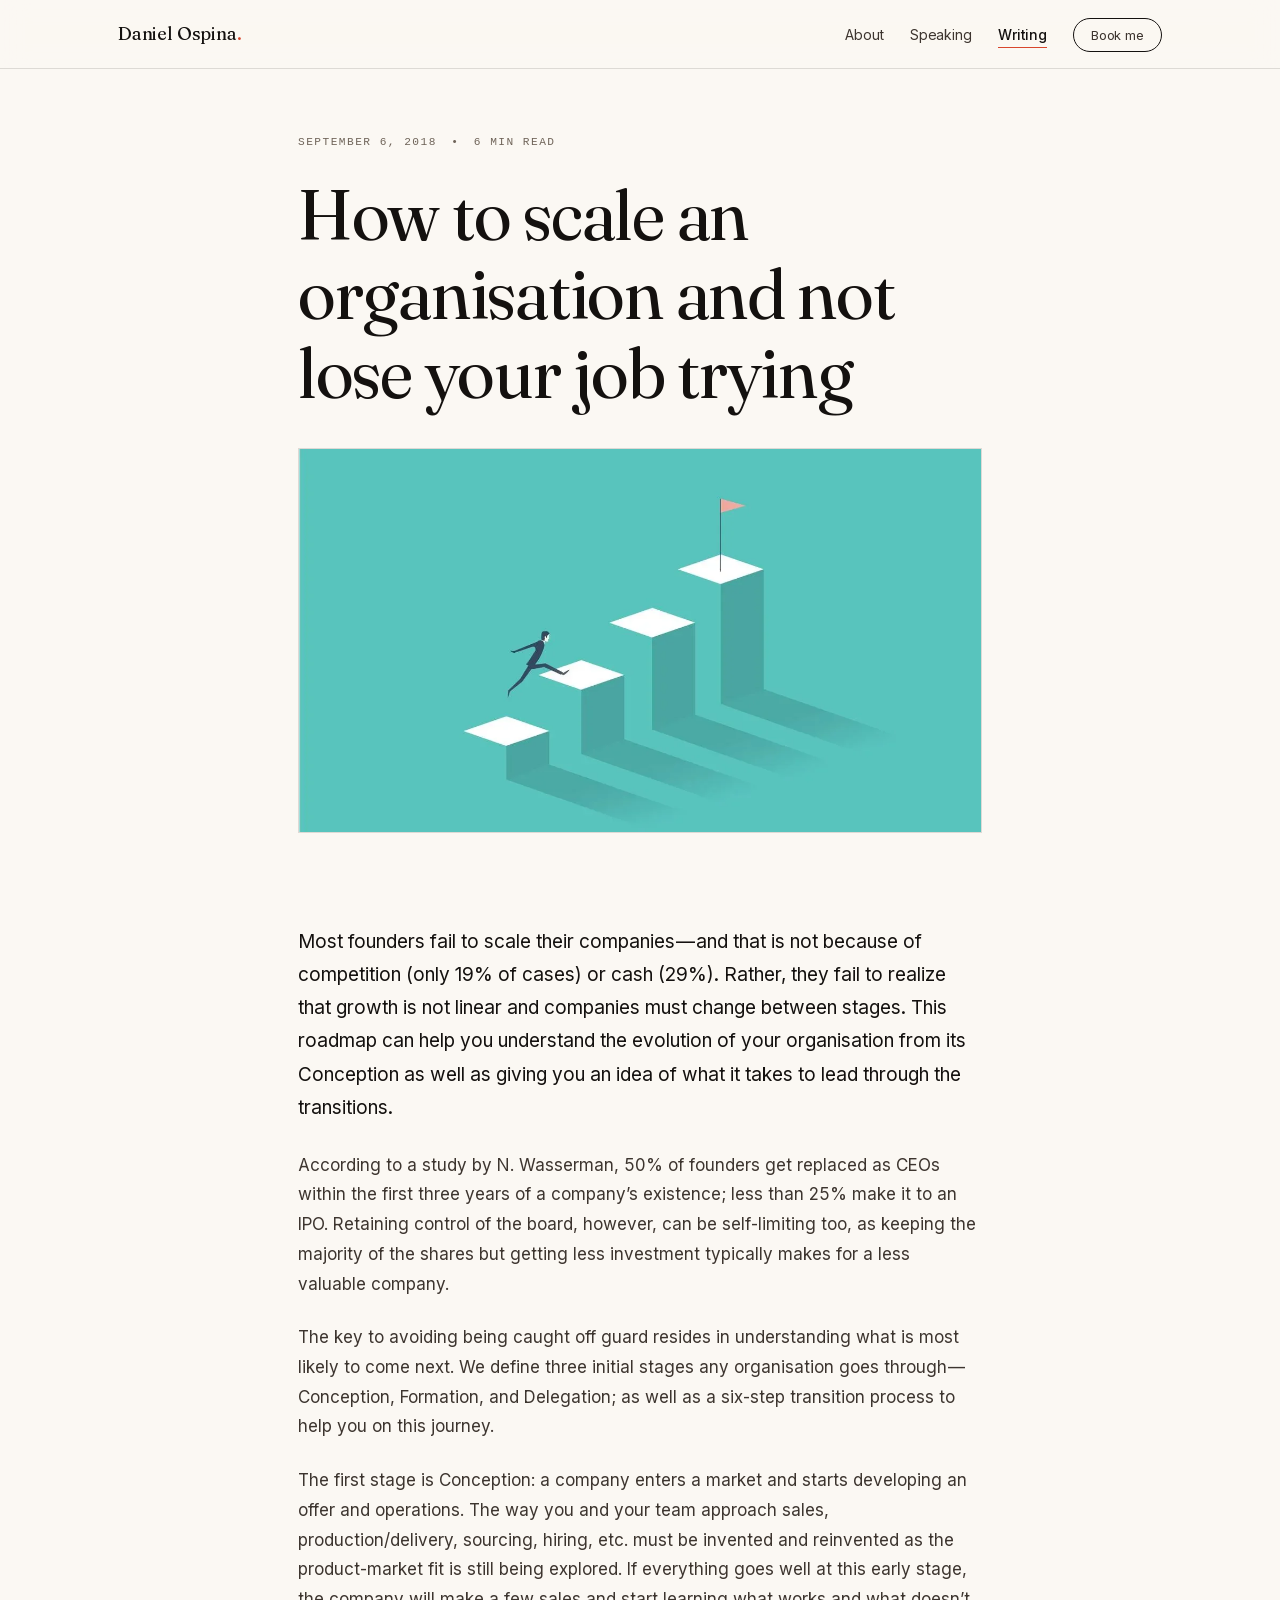
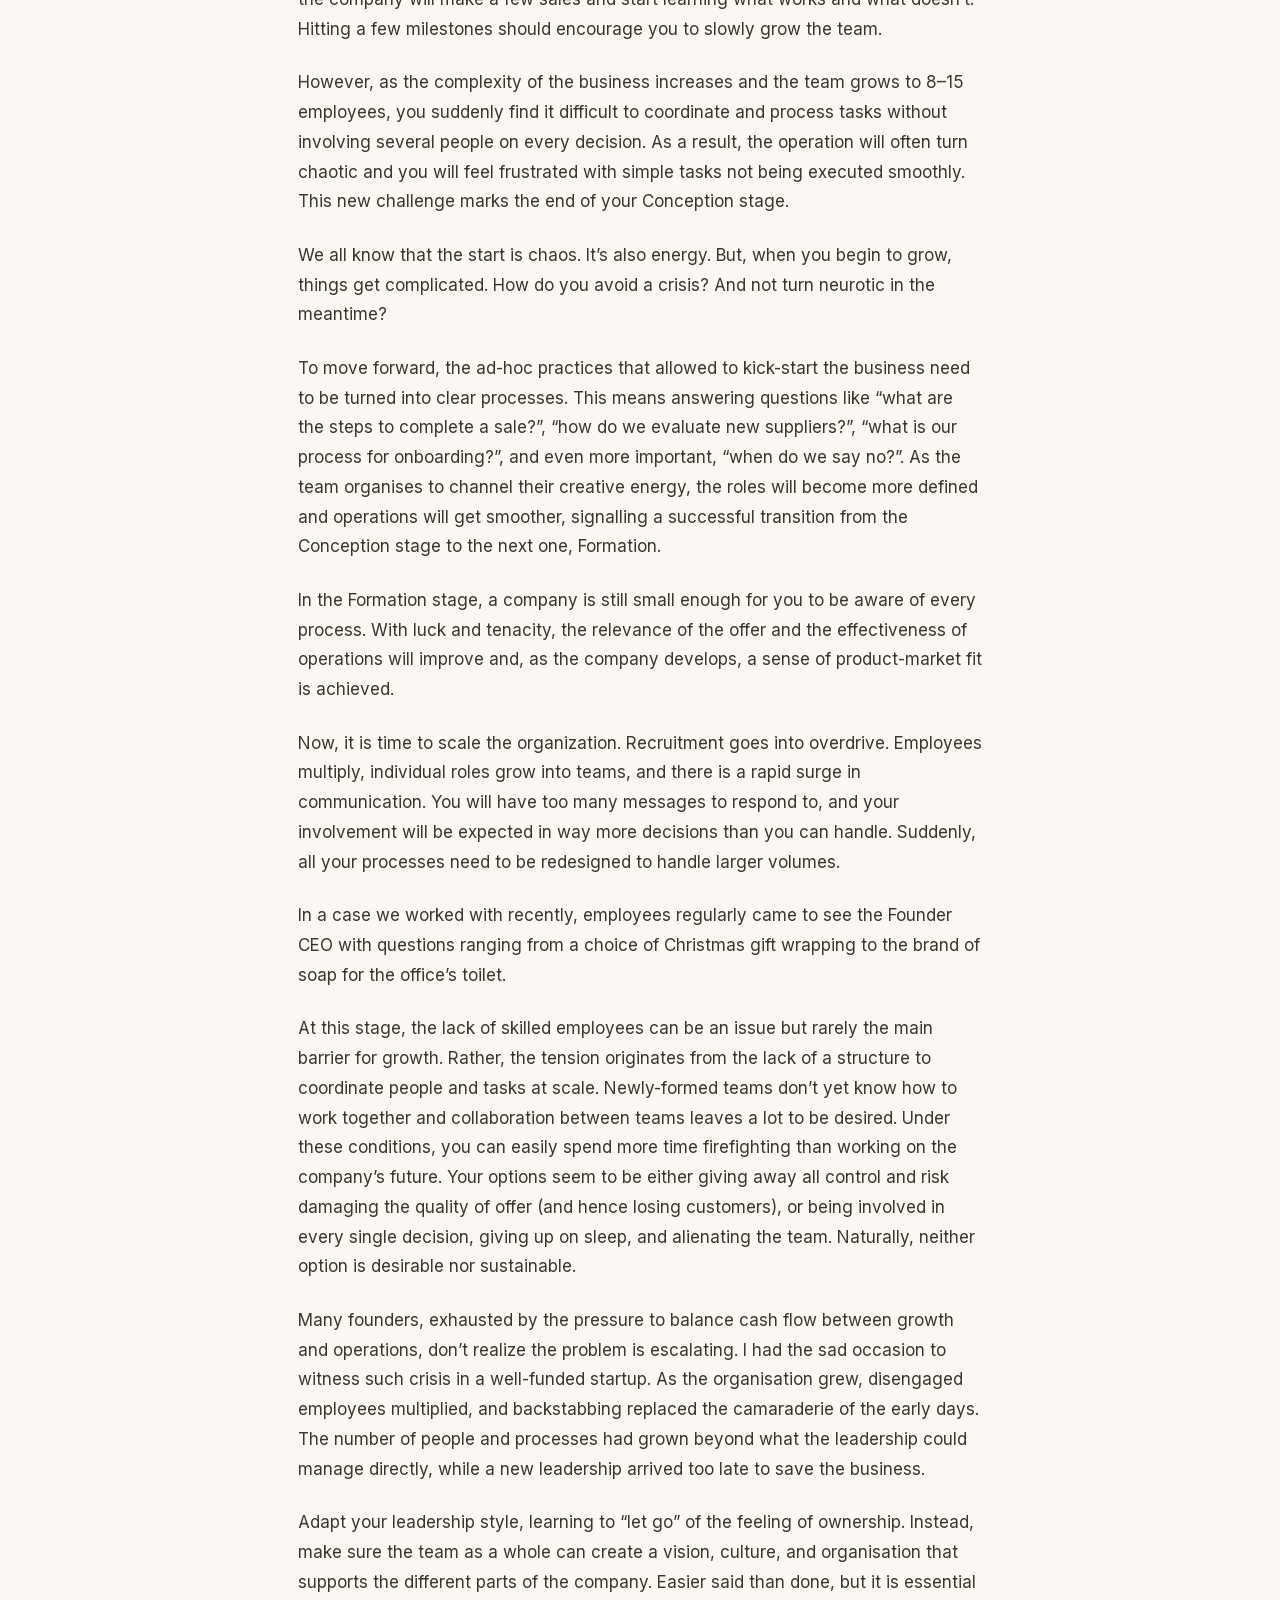
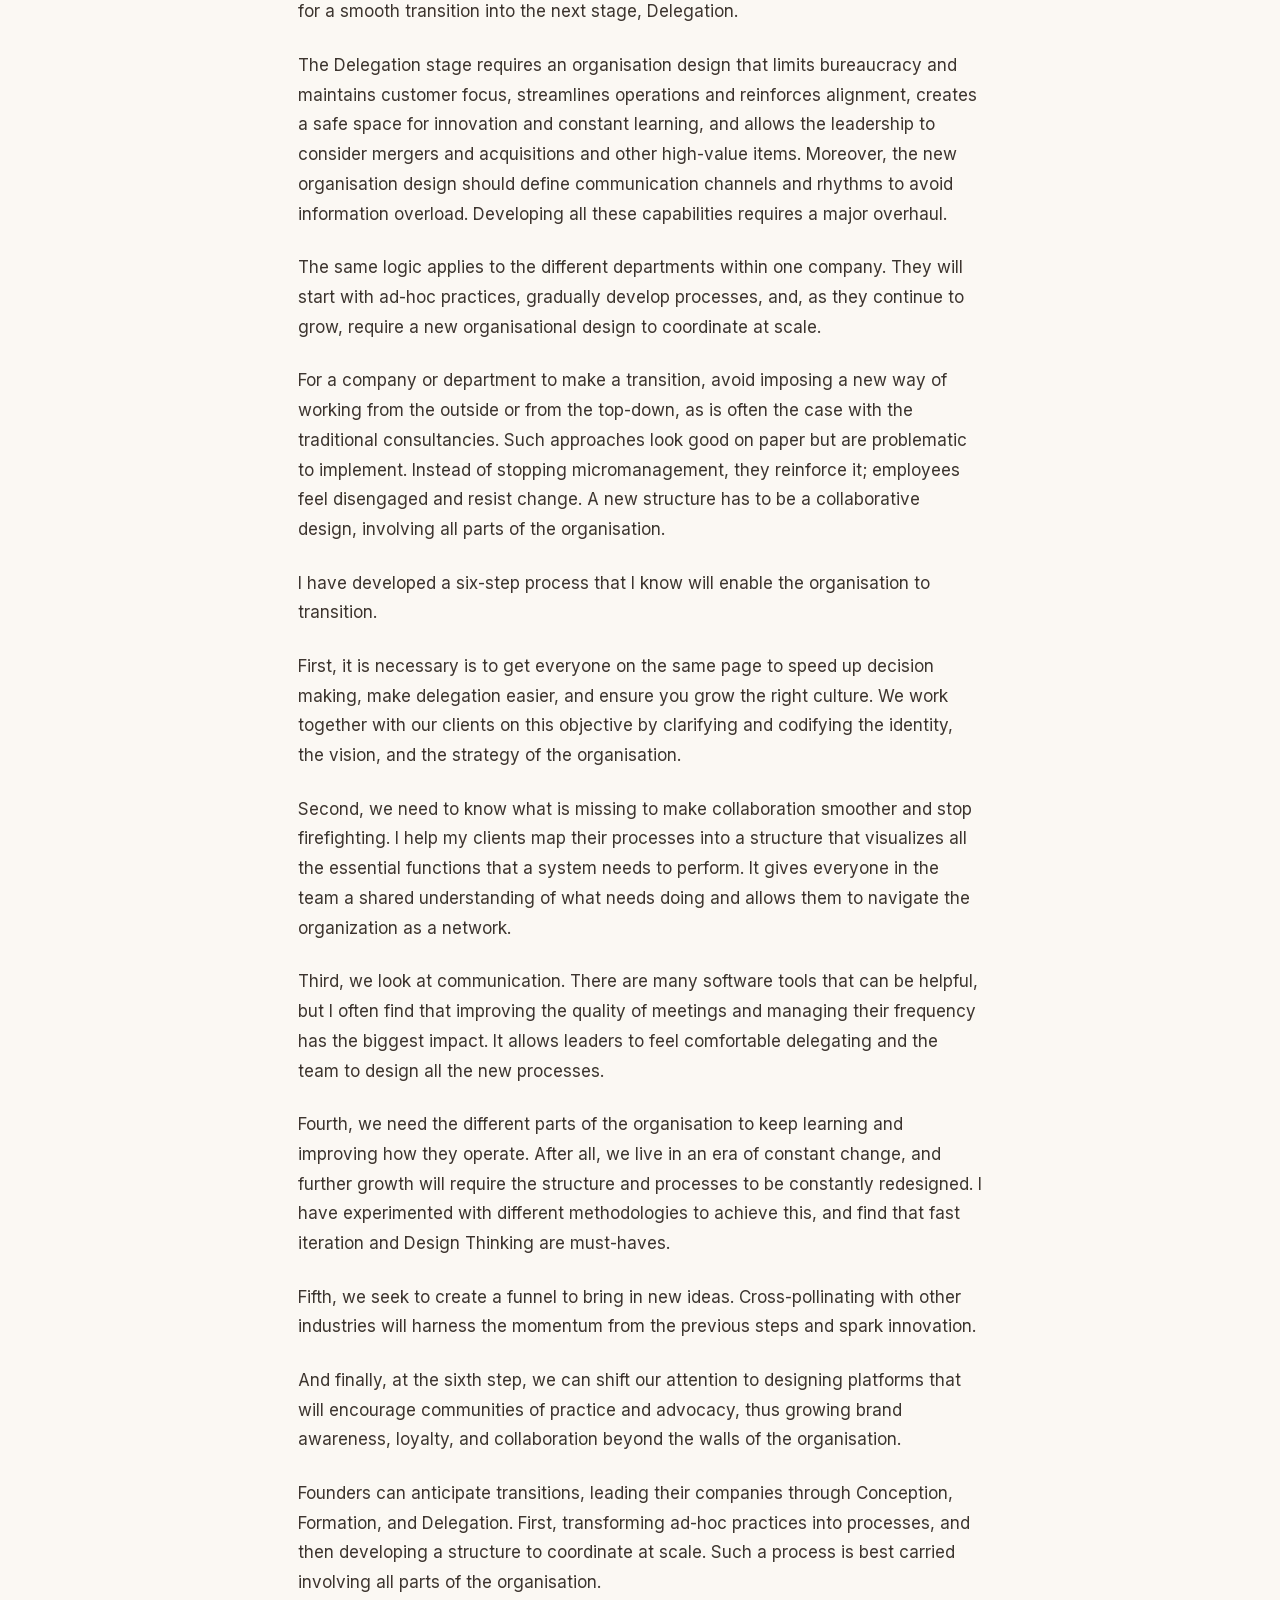
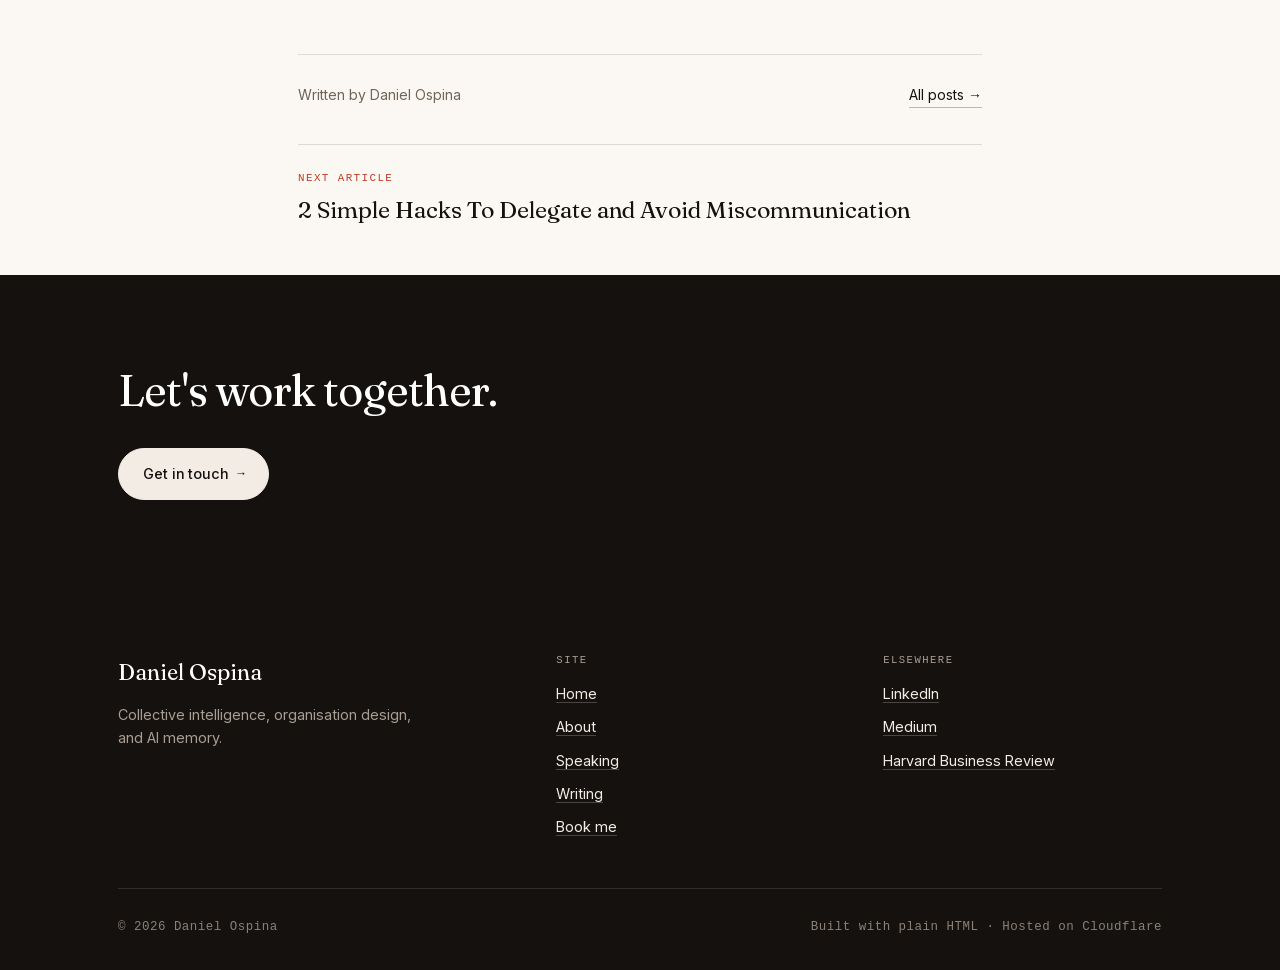
<file: writing/how-to-scale-an-organisation-and-not-lose-your-job-trying/index.html>
<!DOCTYPE html>
<html lang="en">
<head>
<meta charset="utf-8">
<meta name="viewport" content="width=device-width, initial-scale=1">
<title>How to scale an organisation and not lose your job trying — Daniel Ospina</title>
<meta name="description" content="Founders rarely fail from competition or cash. They fail because growth is not linear and the organisation has to change between stages. A roadmap for the tra">
<link rel="canonical" href="https://danielospina.info/writing/how-to-scale-an-organisation-and-not-lose-your-job-trying/">
<meta property="og:site_name" content="Daniel Ospina">
<meta property="og:title" content="How to scale an organisation and not lose your job trying — Daniel Ospina">
<meta property="og:description" content="Founders rarely fail from competition or cash. They fail because growth is not linear and the organisation has to change between stages. A roadmap for the tra">
<meta property="og:url" content="https://danielospina.info/writing/how-to-scale-an-organisation-and-not-lose-your-job-trying/">
<meta property="og:type" content="article">
<meta property="og:image" content="https://danielospina.info/assets/img/og-image.jpg">
<meta property="og:image:width" content="1200">
<meta property="og:image:height" content="630">
<meta property="og:image:alt" content="The main hall at Tech Open Air, Berlin 2017, seen from the back of the audience">
<meta name="twitter:card" content="summary_large_image">
<meta name="twitter:title" content="How to scale an organisation and not lose your job trying — Daniel Ospina">
<meta name="twitter:description" content="Founders rarely fail from competition or cash. They fail because growth is not linear and the organisation has to change between stages. A roadmap for the tra">
<meta name="twitter:image" content="https://danielospina.info/assets/img/og-image.jpg">
<meta name="theme-color" content="#fbf8f3">
<link rel="icon" href="/assets/img/favicon.svg" type="image/svg+xml">
<link rel="apple-touch-icon" href="/assets/img/apple-touch-icon.png">
<link rel="preload" href="/assets/fonts/inter-normal-latin.woff2" as="font" type="font/woff2" crossorigin>
<link rel="preload" href="/assets/fonts/fraunces-normal-latin.woff2" as="font" type="font/woff2" crossorigin>
<link rel="stylesheet" href="/assets/css/site.css">
</head>
<body>
<a class="skip" href="#main">Skip to content</a>
<header class="nav" id="site-nav" data-open="false">
  <div class="wrap nav__inner">
    <a class="nav__brand" href="/">Daniel Ospina<span>.</span></a>
    <button class="nav__toggle" type="button" aria-expanded="false" aria-controls="nav-links" aria-label="Menu">
      <svg width="20" height="14" viewBox="0 0 20 14" fill="none" stroke="currentColor" stroke-width="1.5" aria-hidden="true">
        <path d="M0 1h20M0 7h20M0 13h20"/>
      </svg>
    </button>
    <nav aria-label="Primary">
      <ul class="nav__links" id="nav-links">
        <li><a href="/about/">About</a></li><li><a href="/speaking/">Speaking</a></li><li><a href="/writing/" aria-current="page">Writing</a></li>
        <li><a class="nav__cta" href="/book/">Book me</a></li>
      </ul>
    </nav>
  </div>
</header>
<main id="main">

<section class="post-head wrap wrap--narrow">
  <p class="post-meta"><span>September 6, 2018</span><span aria-hidden="true">&bull;</span><span>6 min read</span></p>
  <h1 class="post-title">How to scale an organisation and not lose your job trying</h1>
</section>

<figure class="post-hero wrap wrap--narrow"><img src="/assets/img/untitled-design-24-9a126d.webp" alt="" width="1280" height="720" decoding="async"></figure>

<article class="article wrap wrap--narrow section--tight">
<p>Most founders fail to scale their companies — and that is not because of competition (only 19% of cases) or cash (29%). Rather, they fail to realize that growth is not linear and companies must change between stages. This roadmap can help you understand the evolution of your organisation from its Conception as well as giving you an idea of what it takes to lead through the transitions.</p><p>According to a study by N. Wasserman, 50% of founders get replaced as CEOs within the first three years of a company’s existence; less than 25% make it to an IPO. Retaining control of the board, however, can be self-limiting too, as keeping the majority of the shares but getting less investment typically makes for a less valuable company.</p><p>The key to avoiding being caught off guard resides in understanding what is most likely to come next. We define three initial stages any organisation goes through — Conception, Formation, and Delegation; as well as a six-step transition process to help you on this journey.</p><p>The first stage is Conception: a company enters a market and starts developing an offer and operations. The way you and your team approach sales, production/delivery, sourcing, hiring, etc. must be invented and reinvented as the product-market fit is still being explored. If everything goes well at this early stage, the company will make a few sales and start learning what works and what doesn’t. Hitting a few milestones should encourage you to slowly grow the team.</p><p>However, as the complexity of the business increases and the team grows to 8–15 employees, you suddenly find it difficult to coordinate and process tasks without involving several people on every decision. As a result, the operation will often turn chaotic and you will feel frustrated with simple tasks not being executed smoothly. This new challenge marks the end of your Conception stage.</p><p>We all know that the start is chaos. It’s also energy. But, when you begin to grow, things get complicated. How do you avoid a crisis? And not turn neurotic in the meantime?</p><p>To move forward, the ad-hoc practices that allowed to kick-start the business need to be turned into clear processes. This means answering questions like “what are the steps to complete a sale?”, “how do we evaluate new suppliers?”, “what is our process for onboarding?”, and even more important, “when do we say no?”. As the team organises to channel their creative energy, the roles will become more defined and operations will get smoother, signalling a successful transition from the Conception stage to the next one, Formation.</p><p>In the Formation stage, a company is still small enough for you to be aware of every process. With luck and tenacity, the relevance of the offer and the effectiveness of operations will improve and, as the company develops, a sense of product-market fit is achieved.</p><p>Now, it is time to scale the organization. Recruitment goes into overdrive. Employees multiply, individual roles grow into teams, and there is a rapid surge in communication. You will have too many messages to respond to, and your involvement will be expected in way more decisions than you can handle. Suddenly, all your processes need to be redesigned to handle larger volumes.</p><p>In a case we worked with recently, employees regularly came to see the Founder CEO with questions ranging from a choice of Christmas gift wrapping to the brand of soap for the office’s toilet.</p><p>At this stage, the lack of skilled employees can be an issue but rarely the main barrier for growth. Rather, the tension originates from the lack of a structure to coordinate people and tasks at scale. Newly-formed teams don’t yet know how to work together and collaboration between teams leaves a lot to be desired. Under these conditions, you can easily spend more time firefighting than working on the company’s future. Your options seem to be either giving away all control and risk damaging the quality of offer (and hence losing customers), or being involved in every single decision, giving up on sleep, and alienating the team. Naturally, neither option is desirable nor sustainable.</p><p>Many founders, exhausted by the pressure to balance cash flow between growth and operations, don’t realize the problem is escalating. I had the sad occasion to witness such crisis in a well-funded startup. As the organisation grew, disengaged employees multiplied, and backstabbing replaced the camaraderie of the early days. The number of people and processes had grown beyond what the leadership could manage directly, while a new leadership arrived too late to save the business.</p><p>Adapt your leadership style, learning to “let go” of the feeling of ownership. Instead, make sure the team as a whole can create a vision, culture, and organisation that supports the different parts of the company. Easier said than done, but it is essential for a smooth transition into the next stage, Delegation.</p><p>The Delegation stage requires an organisation design that limits bureaucracy and maintains customer focus, streamlines operations and reinforces alignment, creates a safe space for innovation and constant learning, and allows the leadership to consider mergers and acquisitions and other high-value items. Moreover, the new organisation design should define communication channels and rhythms to avoid information overload. Developing all these capabilities requires a major overhaul.</p><p>The same logic applies to the different departments within one company. They will start with ad-hoc practices, gradually develop processes, and, as they continue to grow, require a new organisational design to coordinate at scale.</p><p>For a company or department to make a transition, avoid imposing a new way of working from the outside or from the top-down, as is often the case with the traditional consultancies. Such approaches look good on paper but are problematic to implement. Instead of stopping micromanagement, they reinforce it; employees feel disengaged and resist change. A new structure has to be a collaborative design, involving all parts of the organisation.</p><p>I have developed a six-step process that I know will enable the organisation to transition.</p><p>First, it is necessary is to get everyone on the same page to speed up decision making, make delegation easier, and ensure you grow the right culture. We work together with our clients on this objective by clarifying and codifying the identity, the vision, and the strategy of the organisation.</p><p>Second, we need to know what is missing to make collaboration smoother and stop firefighting. I help my clients map their processes into a structure that visualizes all the essential functions that a system needs to perform. It gives everyone in the team a shared understanding of what needs doing and allows them to navigate the organization as a network.</p><p>Third, we look at communication. There are many software tools that can be helpful, but I often find that improving the quality of meetings and managing their frequency has the biggest impact. It allows leaders to feel comfortable delegating and the team to design all the new processes.</p><p>Fourth,&nbsp;we need the different parts of the organisation to keep learning and improving how they operate. After all, we live in an era of constant change, and further growth will require the structure and processes to be constantly redesigned. I have experimented with different methodologies to achieve this, and find that fast iteration and Design Thinking are must-haves.</p><p>Fifth, we seek to create a funnel to bring in new ideas. Cross-pollinating with other industries will harness the momentum from the previous steps and spark innovation.</p><p>And finally, at the sixth step, we can shift our attention to designing platforms that will encourage communities of practice and advocacy, thus growing brand awareness, loyalty, and collaboration beyond the walls of the organisation.</p><p>Founders can anticipate transitions, leading their companies through Conception, Formation, and Delegation. First, transforming ad-hoc practices into processes, and then developing a structure to coordinate at scale. Such a process is best carried involving all parts of the organisation.</p>
  <div class="post-foot">
    <span>Written by Daniel Ospina</span>
    <a href="/writing/">All posts &rarr;</a>
  </div>
  <a class="post-next" href="/writing/2-simple-hacks-to-delegate-and-avoid-miscommunication/">
    <span class="post-next__label">Next article</span>
    <span class="post-next__title">2 Simple Hacks To Delegate and Avoid Miscommunication</span>
  </a>
</article>

<section class="section section--ink">
  <div class="wrap">
    <h2>Let's work together.</h2>
    <div class="btn-row"><a class="btn" href="/book/">Get in touch <span class="arrow" aria-hidden="true">&rarr;</span></a>
    </div>
  </div>
</section>

</main>
<footer class="footer">
  <div class="wrap">
    <div class="footer__grid">
      <div>
        <p class="footer__brand">Daniel Ospina</p>
        <p class="footer__tag">Collective intelligence, organisation design, and AI memory.</p>
      </div>
      <div>
        <h2 class="footer__h">Site</h2>
        <ul>
          <li><a href="/">Home</a></li>
          <li><a href="/about/">About</a></li><li><a href="/speaking/">Speaking</a></li><li><a href="/writing/">Writing</a></li>
          <li><a href="/book/">Book me</a></li>
        </ul>
      </div>
      <div>
        <h2 class="footer__h">Elsewhere</h2>
        <ul><li><a href="https://www.linkedin.com/in/daniel-ospina-77976985" rel="noopener">LinkedIn</a></li><li><a href="https://medium.com/@conductal" rel="noopener">Medium</a></li><li><a href="https://hbr.org/2018/01/how-the-best-restaurants-in-the-world-balance-innovation-and-consistency" rel="noopener">Harvard Business Review</a></li></ul>
      </div>
    </div>
    <div class="footer__base">
      <span>&copy; <span data-year>2026</span> Daniel Ospina</span>
      <span>Built with plain HTML &middot; Hosted on Cloudflare</span>
    </div>
  </div>
</footer>
<script src="/assets/js/site.js" defer></script>
</body>
</html>
</file>
<file: assets/css/site.css>
/* Self-hosted variable fonts. Served from this origin so the type is not
   three third-party requests on the critical path, and so there is no
   dependency on fonts.googleapis.com at render time. */
@font-face {
  font-family: 'Fraunces';
  font-style: italic;
  font-weight: 300 600;
  font-display: swap;
  src: url('/assets/fonts/fraunces-italic-latin.woff2') format('woff2');
  unicode-range: U+0000-00FF, U+0131, U+0152-0153, U+02BB-02BC, U+02C6, U+02DA, U+02DC, U+0304, U+0308, U+0329, U+2000-206F, U+20AC, U+2122, U+2191, U+2193, U+2212, U+2215, U+FEFF, U+FFFD;
}
@font-face {
  font-family: 'Fraunces';
  font-style: normal;
  font-weight: 300 600;
  font-display: swap;
  src: url('/assets/fonts/fraunces-normal-latin.woff2') format('woff2');
  unicode-range: U+0000-00FF, U+0131, U+0152-0153, U+02BB-02BC, U+02C6, U+02DA, U+02DC, U+0304, U+0308, U+0329, U+2000-206F, U+20AC, U+2122, U+2191, U+2193, U+2212, U+2215, U+FEFF, U+FFFD;
}
@font-face {
  font-family: 'Inter';
  font-style: normal;
  font-weight: 300 600;
  font-display: swap;
  src: url('/assets/fonts/inter-normal-latin.woff2') format('woff2');
  unicode-range: U+0000-00FF, U+0131, U+0152-0153, U+02BB-02BC, U+02C6, U+02DA, U+02DC, U+0304, U+0308, U+0329, U+2000-206F, U+20AC, U+2122, U+2191, U+2193, U+2212, U+2215, U+FEFF, U+FFFD;
}

/* ==========================================================================
   danielospina.info — design system
   Warm paper, deep ink, coral + teal accents. Editorial serif display,
   quiet grotesque body. No build step, no framework.
   ========================================================================== */

:root {
  --paper:        #fbf8f3;
  --paper-sunk:   #f4efe7;
  --ink:          #14110f;
  --ink-soft:     #3d352f;
  --ink-muted:    #6f6459;
  --rule:         rgba(20, 17, 15, 0.13);
  --rule-strong:  rgba(20, 17, 15, 0.28);
  --coral:        #d8462c;   /* display / large text only (4.1:1) */
  --coral-ink:    #bf3b22;   /* small text: 5.1:1 on paper, 4.8:1 on sunk */
  --coral-tint:   #fbeae5;
  --teal:         #157a71;   /* small text: 4.9:1 on paper */
  --ink-muted-inverse: #b7ada3;

  --display: "Fraunces", "Iowan Old Style", "Palatino Linotype", Palatino,
             Georgia, serif;
  --body:    "Inter", -apple-system, BlinkMacSystemFont, "Segoe UI", Roboto,
             Helvetica, Arial, sans-serif;
  --mono:    ui-monospace, "SF Mono", "JetBrains Mono", Menlo, Consolas, monospace;

  --measure: 68ch;
  --gutter:  clamp(1.25rem, 4vw, 3rem);
  --max:     1140px;
  --radius:  2px;

  --ease: cubic-bezier(0.22, 0.61, 0.36, 1);
}

/* --------------------------------------------------------------- reset ---- */
*, *::before, *::after { box-sizing: border-box; }

html {
  -webkit-text-size-adjust: 100%;
  scroll-behavior: smooth;
  scroll-padding-top: 6rem;
}
@media (prefers-reduced-motion: reduce) {
  html { scroll-behavior: auto; }
  *, *::before, *::after { animation-duration: .001ms !important; transition-duration: .001ms !important; }
}

body {
  margin: 0;
  background: var(--paper);
  color: var(--ink);
  font-family: var(--body);
  font-size: clamp(1rem, 0.96rem + 0.2vw, 1.0625rem);
  line-height: 1.7;
  font-weight: 400;
  -webkit-font-smoothing: antialiased;
  -moz-osx-font-smoothing: grayscale;
  text-rendering: optimizeLegibility;
}

img, svg, video { max-width: 100%; height: auto; display: block; }

h1, h2, h3, h4 {
  font-family: var(--display);
  font-weight: 400;
  font-optical-sizing: auto;
  letter-spacing: -0.018em;
  text-wrap: balance;
  margin: 0 0 .5em;
  line-height: 1.12;
}
h1 { font-size: clamp(2.4rem, 1.6rem + 3.6vw, 4.4rem); }
h2 { font-size: clamp(1.75rem, 1.3rem + 1.9vw, 2.75rem); line-height: 1.16; }
h3 { font-size: clamp(1.2rem, 1.05rem + 0.6vw, 1.5rem); line-height: 1.25; }
h4 { font-size: 1.0625rem; font-family: var(--body); font-weight: 600;
     letter-spacing: 0; line-height: 1.4; }

p { margin: 0 0 1.25em; }
p:last-child { margin-bottom: 0; }

a { color: inherit; text-decoration-thickness: 1px; text-underline-offset: .22em;
    text-decoration-color: var(--rule-strong); transition: color .18s var(--ease); }
a:hover { color: var(--coral-ink); }

strong { font-weight: 600; }
em { font-style: italic; }

hr { border: 0; height: 1px; background: var(--rule); margin: 3.5rem 0; }

::selection { background: var(--coral); color: var(--paper); }

:focus-visible {
  outline: 2px solid var(--coral);
  outline-offset: 3px;
  border-radius: var(--radius);
}

/* ------------------------------------------------------------- layout ---- */
.wrap {
  width: 100%;
  max-width: var(--max);
  margin-inline: auto;
  padding-inline: var(--gutter);
}
.wrap--narrow { max-width: 780px; }

.section { padding-block: clamp(3.5rem, 7vw, 7rem); }
.section--tight { padding-block: clamp(2.5rem, 4vw, 4rem); }
.section + .section,
.hero + .section,
.post-head + .article { padding-top: clamp(2rem, 4vw, 3.25rem); }
.section--sunk { background: var(--paper-sunk); }
.section--ink { background: var(--ink); color: #f2ece4; }
.section--ink a { color: #f2ece4; }
.section--ink h2 { color: #fff; }

.rule-top { border-top: 1px solid var(--rule); }

/* ----------------------------------------------------------- eyebrow ----- */
.list__item + .list__item { border-top: 0; }

.eyebrow {
  font-family: var(--mono);
  font-size: .7rem;
  font-weight: 500;
  letter-spacing: .16em;
  text-transform: uppercase;
  color: var(--coral-ink);
  display: flex;
  align-items: center;
  gap: .75rem;
  margin: 0 0 1.5rem;
  line-height: 1.4;
}
.eyebrow::after {
  content: "";
  flex: 1;
  height: 1px;
  background: var(--rule);
  max-width: 6rem;
}
.section--ink .eyebrow { color: #e8a08f; }
.section--ink .eyebrow::after { background: rgba(255,255,255,.18); }
.eyebrow--plain::after { display: none; }

/* --------------------------------------------------------------- nav ----- */
.nav {
  position: sticky;
  top: 0;
  z-index: 50;
  background: var(--paper);
  background: color-mix(in srgb, var(--paper) 88%, transparent);
  backdrop-filter: saturate(180%) blur(14px);
  -webkit-backdrop-filter: saturate(180%) blur(14px);
  border-bottom: 1px solid var(--rule);
}
.nav__inner {
  display: flex;
  align-items: center;
  justify-content: space-between;
  gap: 1.5rem;
  min-height: 4.25rem;
}
.nav__brand {
  font-family: var(--display);
  font-size: 1.125rem;
  letter-spacing: -0.01em;
  text-decoration: none;
  white-space: nowrap;
}
.nav__brand span { color: var(--coral); }
.nav__links {
  display: flex;
  align-items: center;
  gap: clamp(.85rem, 2vw, 1.9rem);
  list-style: none;
  margin: 0;
  padding: 0;
}
.nav__links a {
  font-size: .875rem;
  text-decoration: none;
  color: var(--ink-soft);
  letter-spacing: -0.005em;
  position: relative;
  padding-block: .35rem;
}
.nav__links a::after {
  content: "";
  position: absolute;
  left: 0; right: 0; bottom: 0;
  height: 1px;
  background: var(--coral);
  transform: scaleX(0);
  transform-origin: left;
  transition: transform .25s var(--ease);
}
.nav__links a:hover { color: var(--ink); }
.nav__links a:hover::after,
.nav__links a[aria-current="page"]::after { transform: scaleX(1); }
.nav__links a[aria-current="page"] { color: var(--ink); font-weight: 500; }

.nav__cta {
  border: 1px solid var(--ink);
  padding: .5rem 1.05rem !important;
  border-radius: 999px;
  font-size: .8125rem !important;
  transition: background .2s var(--ease), color .2s var(--ease), border-color .2s var(--ease);
}
.nav__cta::after { display: none; }
.nav__cta:hover { background: var(--ink); color: var(--paper) !important; }

.nav__toggle {
  display: none;
  background: none;
  border: 1px solid var(--rule);
  border-radius: var(--radius);
  padding: .45rem .6rem;
  cursor: pointer;
  color: var(--ink);
  font: inherit;
  line-height: 0;
}

@media (max-width: 800px) {
  .nav__toggle { display: inline-flex; }
  .nav__links {
    display: none;
    position: absolute;
    top: 100%; left: 0; right: 0;
    flex-direction: column;
    align-items: stretch;
    gap: 0;
    background: var(--paper);
    border-bottom: 1px solid var(--rule);
    padding: .5rem var(--gutter) 1.25rem;
  }
  .nav__links a { padding-block: .8rem; font-size: 1rem; border-bottom: 1px solid var(--rule); }
  .nav__links a::after { display: none; }
  .nav__links li:last-child a { border-bottom: 0; margin-top: .75rem; text-align: center; }
  .nav[data-open="true"] .nav__links { display: flex; }
}

/* --------------------------------------------------------------- hero ---- */
.hero { padding-block: clamp(3rem, 6vw, 6rem) clamp(2.5rem, 5vw, 5rem); }
.hero__meta {
  display: flex;
  flex-wrap: wrap;
  gap: .5rem 1rem;
  align-items: baseline;
  font-family: var(--mono);
  font-size: .7rem;
  letter-spacing: .14em;
  text-transform: uppercase;
  color: var(--ink-muted);
  margin-bottom: 1.75rem;
}
.hero__meta .dot { color: var(--coral); }
@media (max-width: 620px) {
  .hero__meta { gap: .3rem 1rem; display: grid; }
  .hero__meta .dot { display: none; }
}
.hero__name {
  font-size: clamp(2.6rem, 1.7rem + 3.4vw, 4.25rem);
  line-height: 1.02;
  letter-spacing: -0.025em;
  margin-bottom: 1.5rem;
}
.hero__name em {
  font-style: italic;
  color: var(--coral);
}
.hero__lede {
  font-size: clamp(1.125rem, 1rem + 0.55vw, 1.375rem);
  line-height: 1.55;
  color: var(--ink-soft);
  max-width: 46ch;
  font-weight: 350;
}

.statement {
  font-family: var(--display);
  font-size: clamp(1.55rem, 1.1rem + 2.1vw, 2.6rem);
  line-height: 1.28;
  letter-spacing: -0.015em;
  text-wrap: balance;
  margin: 0;
  font-weight: 300;
}
.statement em { color: var(--coral); font-style: italic; }
.statement__source {
  display: block;
  margin-top: 1.75rem;
  font-family: var(--mono);
  font-size: .7rem;
  letter-spacing: .14em;
  text-transform: uppercase;
  color: var(--ink-muted);
  font-style: normal;
}

/* -------------------------------------------------------------- intro ---- */
.intro {
  display: grid;
  grid-template-columns: minmax(0, 1.55fr) minmax(0, 1fr);
  gap: clamp(1.5rem, 5vw, 4.5rem);
  align-items: start;
}
@media (max-width: 860px) { .intro { grid-template-columns: 1fr; } }

.prose { max-width: var(--measure); }
.prose > p:first-child {
  font-size: 1.1875rem;
  line-height: 1.65;
}
.prose p { color: var(--ink-soft); }
.prose a:not(.btn) { color: var(--ink); border-bottom: 1px solid var(--rule-strong); text-decoration: none; }
.hero__lede a { color: inherit; text-decoration: none; border-bottom: 1px solid var(--rule-strong); }
.hero__lede a:hover { color: var(--coral-ink); border-color: var(--coral-ink); }
.prose a:not(.btn):hover { color: var(--coral-ink); border-color: var(--coral-ink); }

/* --------------------------------------------------------- fact panel ---- */
.facts { border-top: 1px solid var(--rule); }
.facts__row {
  display: grid;
  grid-template-columns: 6.5rem minmax(0, 1fr);
  gap: 1rem;
  padding-block: .95rem;
  border-bottom: 1px solid var(--rule);
  font-size: .9rem;
}
.facts__k {
  font-family: var(--mono);
  font-size: .66rem;
  letter-spacing: .13em;
  text-transform: uppercase;
  color: var(--ink-muted);
  padding-top: .3rem;
}
.facts__v { color: var(--ink-soft); }

/* -------------------------------------------------------------- cards ---- */
.grid { display: grid; gap: 1px; background: var(--rule); border: 1px solid var(--rule); }
.grid--3 { grid-template-columns: repeat(3, minmax(0, 1fr)); }
.grid--2 { grid-template-columns: repeat(2, minmax(0, 1fr)); }
@media (max-width: 900px) { .grid--3 { grid-template-columns: repeat(2, minmax(0, 1fr)); } }
@media (max-width: 620px) { .grid--3, .grid--2 { grid-template-columns: 1fr; } }

.card {
  background: var(--paper);
  padding: clamp(1.4rem, 2.6vw, 2.15rem);
  display: flex;
  flex-direction: column;
  gap: .65rem;
}
.card__num {
  font-family: var(--mono);
  font-size: .68rem;
  letter-spacing: .13em;
  color: var(--coral-ink);
}
.card h3 { margin: 0; }
.card p { margin: 0; font-size: .9375rem; color: var(--ink-muted); line-height: 1.6; }

/* Published cards — the article image carries the card, so the padding moves
   inside a body wrapper instead of sitting on the card itself. */
.card--media { padding: 0; gap: 0; }
.card--media img {
  display: block;
  width: 100%;
  height: auto;
  aspect-ratio: 16 / 10;
  object-fit: cover;
  background: var(--paper-sunk);
}
.card--media__body {
  padding: clamp(1.1rem, 2vw, 1.5rem);
  display: flex;
  flex-direction: column;
  gap: .5rem;
}
.card--media__kicker {
  font-family: var(--mono);
  font-size: .68rem;
  letter-spacing: .13em;
  text-transform: uppercase;
  color: var(--coral-ink);
}
.card--media:hover img { opacity: .88; }
.card--media img { transition: opacity .2s ease; }

/* A wordmark has no bleed to fill the frame with — contain it and let the
   card's own paper show through, so it reads as intentional, not starved. */
.card--media--logo img {
  object-fit: contain;
  padding: clamp(1.6rem, 4vw, 3rem);
  background: var(--paper);
}

/* --------------------------------------------------------------- list ---- */
.ext-arrow {
  font-family: var(--mono);
  font-size: .72em;
  color: var(--coral-ink);
  margin-left: .1em;
}
.ext { color: var(--teal); letter-spacing: .12em; }

.list { list-style: none; margin: 0; padding: 0; border-top: 1px solid var(--rule); }
.list__item {
  position: relative;          /* anchor for the stretched title link */
  display: grid;
  grid-template-columns: 7.5rem minmax(0, 1fr);
  gap: clamp(1rem, 3vw, 2.5rem);
  padding-block: clamp(1.1rem, 2.2vw, 1.6rem);
  border-bottom: 1px solid var(--rule);
  align-items: baseline;
}
@media (max-width: 700px) {
  .list__item { grid-template-columns: 1fr; gap: .35rem; }
}
.list__where {
  font-family: var(--mono);
  font-size: .68rem;
  letter-spacing: .12em;
  text-transform: uppercase;
  color: var(--ink-muted);
  padding-top: .35rem;
  line-height: 1.6;
}
.list__body h3 { margin: 0 0 .3rem; }
.list__body p { margin: 0; color: var(--ink-muted); font-size: .9375rem; max-width: 58ch; }
.list__item a.title-link { text-decoration: none; }
.list__item a.title-link:hover h3 { color: var(--coral-ink); }
.list__item .title-link::after { content: ""; position: absolute; inset: 0; }

/* --------------------------------------------------------- testimonials -- */
.quotes { display: grid; grid-template-columns: repeat(3, 1fr); gap: clamp(1.5rem, 3vw, 2.75rem); }
@media (max-width: 860px) { .quotes { grid-template-columns: 1fr; } }
.quote {
  margin: 0;
  border-top: 2px solid var(--coral);
  padding-top: 1.25rem;
}
.quote blockquote {
  margin: 0 0 1rem;
  font-family: var(--display);
  font-size: 1.125rem;
  line-height: 1.45;
  letter-spacing: -0.008em;
}
.quote figcaption {
  font-family: var(--mono);
  font-size: .68rem;
  letter-spacing: .1em;
  text-transform: uppercase;
  color: var(--ink-muted);
  line-height: 1.7;
}

/* ------------------------------------------------------------- photos ---- */
.photo-figure { margin: 0; }
.photo { position: relative; overflow: hidden; background: var(--paper-sunk); }
.photo img { width: 100%; height: 100%; object-fit: cover; }
.photo--tall  { aspect-ratio: 4 / 5; }
.photo--band  { aspect-ratio: 21 / 7; }
@media (max-width: 700px) {
  .photo--band { aspect-ratio: 3 / 2; }
}
.photo-figure figcaption {
  font-family: var(--mono);
  font-size: .66rem;
  letter-spacing: .1em;
  text-transform: uppercase;
  color: var(--ink-muted);
  padding-top: .75rem;
}
/* full-bleed image, wrap-aligned caption */
.photo-figure--bleed figcaption {
  max-width: var(--max);
  margin-inline: auto;
  padding-inline: var(--gutter);
}

/* ------------------------------------------------------------ buttons ---- */
.btn {
  display: inline-flex;
  align-items: center;
  gap: .5rem;
  font-family: var(--body);
  font-size: .9rem;
  font-weight: 500;
  letter-spacing: -0.005em;
  padding: .8rem 1.5rem;
  border-radius: 999px;
  border: 1px solid var(--ink);
  background: var(--ink);
  color: var(--paper);
  text-decoration: none;
  transition: transform .2s var(--ease), background .2s var(--ease), color .2s var(--ease);
}
.btn:hover { background: var(--coral-ink); border-color: var(--coral-ink); color: #fff; transform: translateY(-1px); }
.btn--ghost { background: transparent; color: var(--ink); }
.btn--ghost:hover { background: var(--ink); color: var(--paper); border-color: var(--ink); }
.section--ink .btn { background: #f2ece4; color: var(--ink); border-color: #f2ece4; }
.section--ink .btn:hover { background: var(--coral-ink); border-color: var(--coral-ink); color: #fff; }
.btn-row { display: flex; flex-wrap: wrap; gap: .75rem; margin-top: 2rem; }

.arrow { font-family: var(--mono); font-size: .85em; }

/* ------------------------------------------------------------ writing ---- */
.post-head { padding-block: clamp(2.5rem, 5vw, 4rem) 0; }
.post-meta {
  font-family: var(--mono);
  font-size: .7rem;
  letter-spacing: .13em;
  text-transform: uppercase;
  color: var(--ink-muted);
  display: flex;
  flex-wrap: wrap;
  gap: .35rem .9rem;
  margin-bottom: 1.5rem;
}
.post-title { max-width: 22ch; }

.article > p,
.article > ul,
.article > ol,
.article > blockquote,
.article > h2,
.article > h3,
.article > figure { color: var(--ink-soft); }
.article > p { margin-bottom: 1.4em; font-size: 1.0625rem; line-height: 1.75; }
.article > p:first-of-type { font-size: 1.1875rem; color: var(--ink); }
.article h2 { margin-top: 2.5rem; margin-bottom: .75rem; color: var(--ink); font-size: clamp(1.4rem, 1.2rem + .9vw, 1.85rem); }
.article h3 { margin-top: 2rem; margin-bottom: .6rem; color: var(--ink); }
.article ul, .article ol { padding-left: 1.3em; margin: 0 0 1.4em; }
.article li { margin-bottom: .55em; }
.article blockquote {
  margin: 2rem 0;
  padding-left: 1.5rem;
  border-left: 2px solid var(--coral);
  font-family: var(--display);
  font-size: 1.25rem;
  line-height: 1.5;
  color: var(--ink);
}
/* several quoted headlines in one block read as a list, not as prose */
.article blockquote p { margin: 0 0 .55em; font: inherit; color: inherit; }
.article blockquote p:last-child { margin-bottom: 0; }
.article figure figcaption {
  margin-top: .7rem;
  font-family: var(--mono);
  font-size: .68rem;
  letter-spacing: .1em;
  text-transform: uppercase;
  color: var(--ink-muted);
}
.article img { margin: 2rem 0; border: 1px solid var(--rule); }
.article a { color: var(--ink); border-bottom: 1px solid var(--rule-strong); text-decoration: none; }
.article a:hover { color: var(--coral-ink); border-color: var(--coral-ink); }
.article strong { color: var(--ink); }

.post-foot {
  margin-top: 3.5rem;
  padding-top: 1.75rem;
  border-top: 1px solid var(--rule);
  display: flex;
  flex-wrap: wrap;
  gap: 1rem;
  justify-content: space-between;
  align-items: center;
  font-size: .875rem;
  color: var(--ink-muted);
}

/* end of an article: give the reader somewhere to go instead of stopping dead */
.post-next {
  display: block;
  margin-top: 2.25rem;
  padding-top: 1.5rem;
  border-top: 1px solid var(--rule);
  text-decoration: none;
  color: inherit;
}
.post-next__label {
  display: block;
  font-family: var(--mono);
  font-size: .68rem;
  letter-spacing: .13em;
  text-transform: uppercase;
  color: var(--coral-ink);
  margin-bottom: .5rem;
}
.post-next__title {
  display: block;
  font-family: var(--display);
  font-size: clamp(1.15rem, 1rem + .7vw, 1.45rem);
  line-height: 1.25;
  color: var(--ink);
}
.post-next:hover .post-next__title { color: var(--coral-ink); }
/* the article's inline-link underline would draw a rule across the whole block */
.article a.post-next { border-bottom: 0; }

/* -------------------------------------------------------------- forms ---- */
.form { display: grid; gap: 1.1rem; max-width: 520px; }
.field { display: grid; gap: .4rem; }
.field label {
  font-family: var(--mono);
  font-size: .68rem;
  letter-spacing: .12em;
  text-transform: uppercase;
  color: var(--ink-muted);
}
.field input, .field textarea, .field select {
  font: inherit;
  font-size: .95rem;
  color: var(--ink);
  background: var(--paper);
  border: 1px solid var(--rule-strong);
  border-radius: var(--radius);
  padding: .7rem .85rem;
  width: 100%;
  transition: border-color .18s var(--ease), box-shadow .18s var(--ease);
}
.field input:focus-visible, .field textarea:focus-visible, .field select:focus-visible,
.field input:focus, .field textarea:focus, .field select:focus {
  outline: 2px solid var(--coral);
  outline-offset: 2px;
  border-color: var(--coral);
}
.field textarea { min-height: 9rem; resize: vertical; }
.form__note { font-size: .8125rem; color: var(--ink-muted); margin: 0; }
.form__direct {
  font-size: .875rem;
  color: var(--ink-muted);
  margin: 0;
  padding-top: 1rem;
  border-top: 1px solid var(--rule);
}
.form__direct a { color: var(--ink); font-weight: 500; }

/* --------------------------------------------------------- callout box --- */
.callout {
  border: 1px solid var(--rule);
  border-left: 3px solid var(--teal);
  background: var(--paper-sunk);
  padding: clamp(1.25rem, 3vw, 2rem);
  border-radius: var(--radius);
}
.callout h3 { margin-top: 0; }
.callout p:last-child { margin-bottom: 0; }

/* ------------------------------------------------------------- footer ---- */
.footer { background: var(--ink); color: #cbc2b8; padding-block: clamp(3rem, 5vw, 4.5rem) 2rem; }
.footer a { color: #f2ece4; text-decoration: none; border-bottom: 1px solid rgba(255,255,255,.22); }
.footer a:hover { color: #fff; border-color: var(--coral); }
.footer__grid {
  display: grid;
  grid-template-columns: minmax(0, 1.4fr) repeat(2, minmax(0, 1fr));
  gap: clamp(1.5rem, 4vw, 3rem);
  padding-bottom: 3rem;
  border-bottom: 1px solid rgba(255,255,255,.12);
}
.footer ul { list-style: none; margin: 0; padding: 0; display: grid; gap: .55rem; font-size: .9rem; }
@media (max-width: 760px) { .footer__grid { grid-template-columns: 1fr 1fr; } }
@media (max-width: 480px) { .footer__grid { grid-template-columns: 1fr; } }
.footer__brand {
  font-family: var(--display);
  font-size: 1.375rem;
  color: #fff;
  margin: 0 0 .75rem;
}
.footer__h {
  font-family: var(--mono);
  font-size: .66rem;
  letter-spacing: .14em;
  text-transform: uppercase;
  color: #a89e94;
  margin: 0 0 1rem;
  font-weight: 500;
}
.footer__tag { font-size: .9rem; max-width: 34ch; line-height: 1.6; color: #a89e94; }
.footer__base {
  display: flex;
  flex-wrap: wrap;
  gap: 1rem;
  justify-content: space-between;
  padding-top: 1.75rem;
  font-size: .78rem;
  color: #8b8178;
  font-family: var(--mono);
  letter-spacing: .04em;
}

/* -------------------------------------------------------------- misc ----- */
.muted { color: var(--ink-muted); }
.muted-inverse { color: var(--ink-muted-inverse); max-width: 46ch; }
.section--ink .btn--ghost {
  background: transparent;
  color: #f2ece4;
  border-color: rgba(255,255,255,.32);
}
.section--ink .btn--ghost:hover { background: var(--coral-ink); border-color: var(--coral-ink); color: #fff; }

/* Six Key Interactions (about page) */
.about-sub {
  font-weight: 300;
  max-width: 26ch;
  margin-bottom: 2.5rem;
}
.six {
  list-style: none;
  margin: 0;
  padding: 0;
  display: grid;
  grid-template-columns: repeat(3, minmax(0, 1fr));
  gap: 1px;
  background: var(--rule);
  border: 1px solid var(--rule);
}
.six li {
  background: var(--paper);
  padding: 1.1rem 1.25rem;
  font-family: var(--display);
  font-size: 1.125rem;
  display: flex;
  align-items: baseline;
  gap: .6rem;
}
@media (max-width: 680px) { .six { grid-template-columns: repeat(2, minmax(0, 1fr)); } }
@media (max-width: 420px) { .six { grid-template-columns: 1fr; } }

.closing {
  margin-top: 2rem;
  font-family: var(--display);
  font-size: 1.375rem;
  color: var(--ink);
}

/* post hero banner */
.post-hero { margin: 0 auto 2.5rem; }
.post-hero img { width: 100%; height: auto; border: 1px solid var(--rule); }

.skip {
  position: absolute;
  left: -9999px;
  top: 0;
  background: var(--ink);
  color: var(--paper);
  padding: .75rem 1.25rem;
  z-index: 100;
  border-radius: 0 0 var(--radius) 0;
}
.skip:focus { left: 0; }

@media print {
  .nav, .footer, .btn-row { display: none; }
  body { background: #fff; color: #000; }
}

/* Quote band — a real portrait, subject on the right third, words on the left.
   A left-to-right scrim keeps the type legible without flattening the photo. */
.quote-band {
  position: relative;
  max-width: 1200px;
  margin: clamp(2rem, 5vw, 3.5rem) auto;
  overflow: hidden;
  border-radius: 2px;
  background: #14110f;
}
.quote-band img {
  display: block;
  width: 100%;
  height: auto;
  aspect-ratio: 16 / 9;
  object-fit: cover;
  object-position: 72% 50%;
}
.quote-band::after {
  content: "";
  position: absolute;
  inset: 0;
  background: linear-gradient(95deg, rgba(12,10,9,.86) 0%, rgba(12,10,9,.58) 34%, rgba(12,10,9,.12) 62%, rgba(12,10,9,0) 84%);
}
.quote-band blockquote {
  position: absolute;
  z-index: 1;
  inset: 0;
  display: flex;
  flex-direction: column;
  justify-content: center;
  gap: .9rem;
  margin: 0;
  padding: clamp(1.5rem, 5vw, 4rem);
  max-width: 36ch;
  color: #f7f2ea;
  font-family: var(--display);
  font-size: clamp(1.05rem, 2.1vw, 1.65rem);
  line-height: 1.38;
  font-style: italic;
  text-wrap: pretty;
}
.quote-band cite {
  font-family: var(--mono);
  font-style: normal;
  font-size: .7rem;
  letter-spacing: .14em;
  text-transform: uppercase;
  color: rgba(247,242,234,.72);
}
@media (max-width: 640px) {
  .quote-band img { aspect-ratio: 3 / 4; object-position: 70% 30%; }
  .quote-band::after { background: linear-gradient(180deg, rgba(12,10,9,.35) 0%, rgba(12,10,9,.88) 55%); }
  .quote-band blockquote { justify-content: flex-end; max-width: none; font-size: 1rem; }
}

/* Square portrait on the About page. */
.photo--portrait img {
  aspect-ratio: 1 / 1;
  object-fit: cover;
  border-radius: 2px;
}

/* The book — cover beside a short blurb. Cover is square and small on purpose:
   it credits the work without turning the home page into a storefront. */
.book {
  display: grid;
  grid-template-columns: minmax(150px, 220px) minmax(0, 1fr);
  gap: clamp(1.5rem, 4vw, 3rem);
  align-items: center;
}
.book__cover img {
  display: block;
  width: 100%;
  height: auto;
  border-radius: 2px;
  box-shadow: 0 10px 30px rgba(20, 17, 15, .16);
  transition: transform .25s var(--ease);
}
.book__cover:hover img { transform: translateY(-2px); }
.book__body h3 {
  font-family: var(--display);
  font-size: clamp(1.4rem, 2.6vw, 2rem);
  margin: .2rem 0 .1rem;
}
.book__sub {
  font-family: var(--mono);
  font-size: .74rem;
  letter-spacing: .06em;
  color: var(--ink-muted);
  margin: 0 0 .9rem;
}
.book__by {
  font-size: .9375rem;
  color: var(--ink-muted);
  margin: 0 0 1.1rem;
}
@media (max-width: 640px) {
  .book { grid-template-columns: 130px minmax(0, 1fr); align-items: start; }
}

/* Featured essay — a text card, deliberately without the article's title-card
   image, which would repeat the headline verbatim. Ink ground makes it read as
   the newest thing on the page. */
.card--feature {
  background: #14110f;
  color: #f7f2ea;
  gap: .8rem;
  justify-content: space-between;
}
.card--feature .card__kicker {
  font-family: var(--mono);
  font-size: .68rem;
  letter-spacing: .13em;
  text-transform: uppercase;
  color: #e2705a;
}
.card--feature h3 {
  font-family: var(--display);
  font-size: clamp(1.25rem, 2.2vw, 1.6rem);
  line-height: 1.25;
  margin: 0;
  color: #f7f2ea;
}
.card--feature p {
  margin: 0;
  font-size: .9375rem;
  line-height: 1.6;
  color: rgba(247, 242, 234, .72);
}
.card--feature .card__more {
  font-family: var(--mono);
  font-size: .7rem;
  letter-spacing: .1em;
  text-transform: uppercase;
  color: #f7f2ea;
  border-bottom: 1px solid rgba(247, 242, 234, .35);
  padding-bottom: .25rem;
  align-self: flex-start;
}
.card--feature:hover .card__more { border-bottom-color: #f7f2ea; }
</file>
